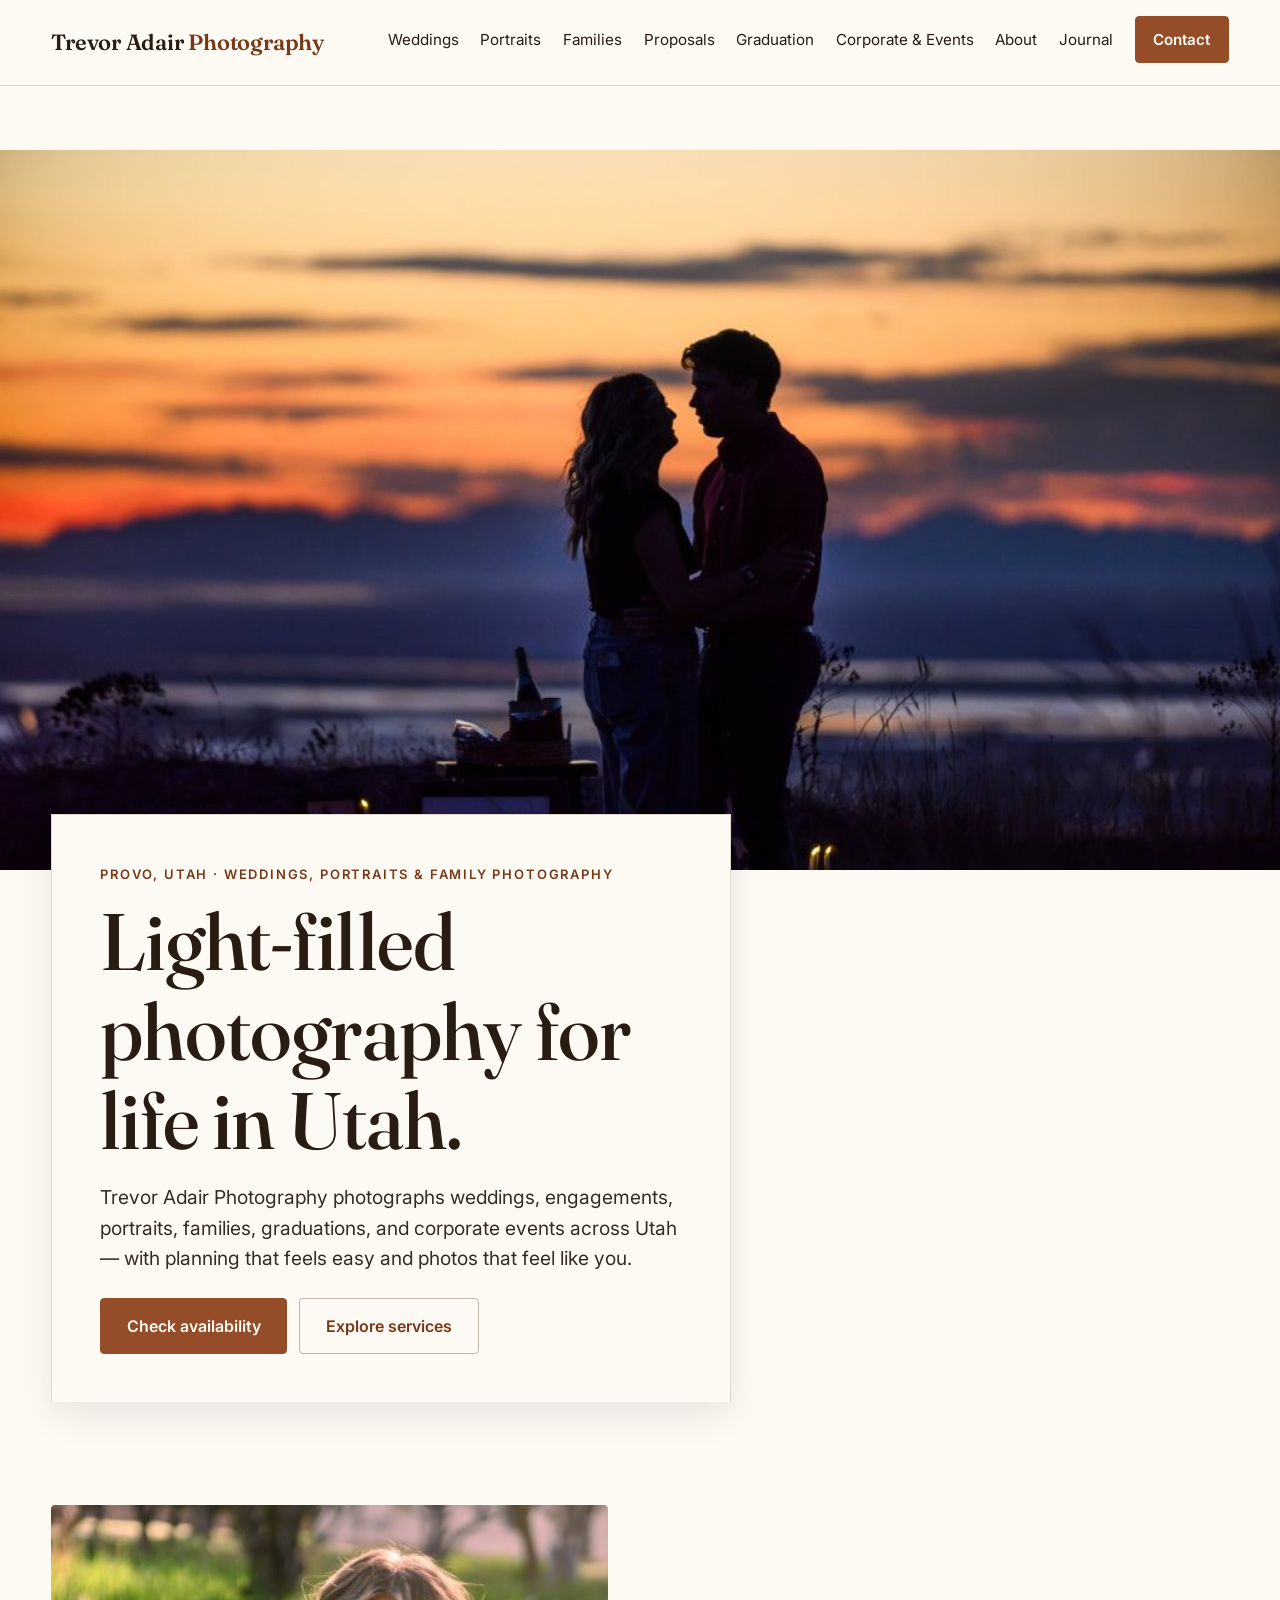
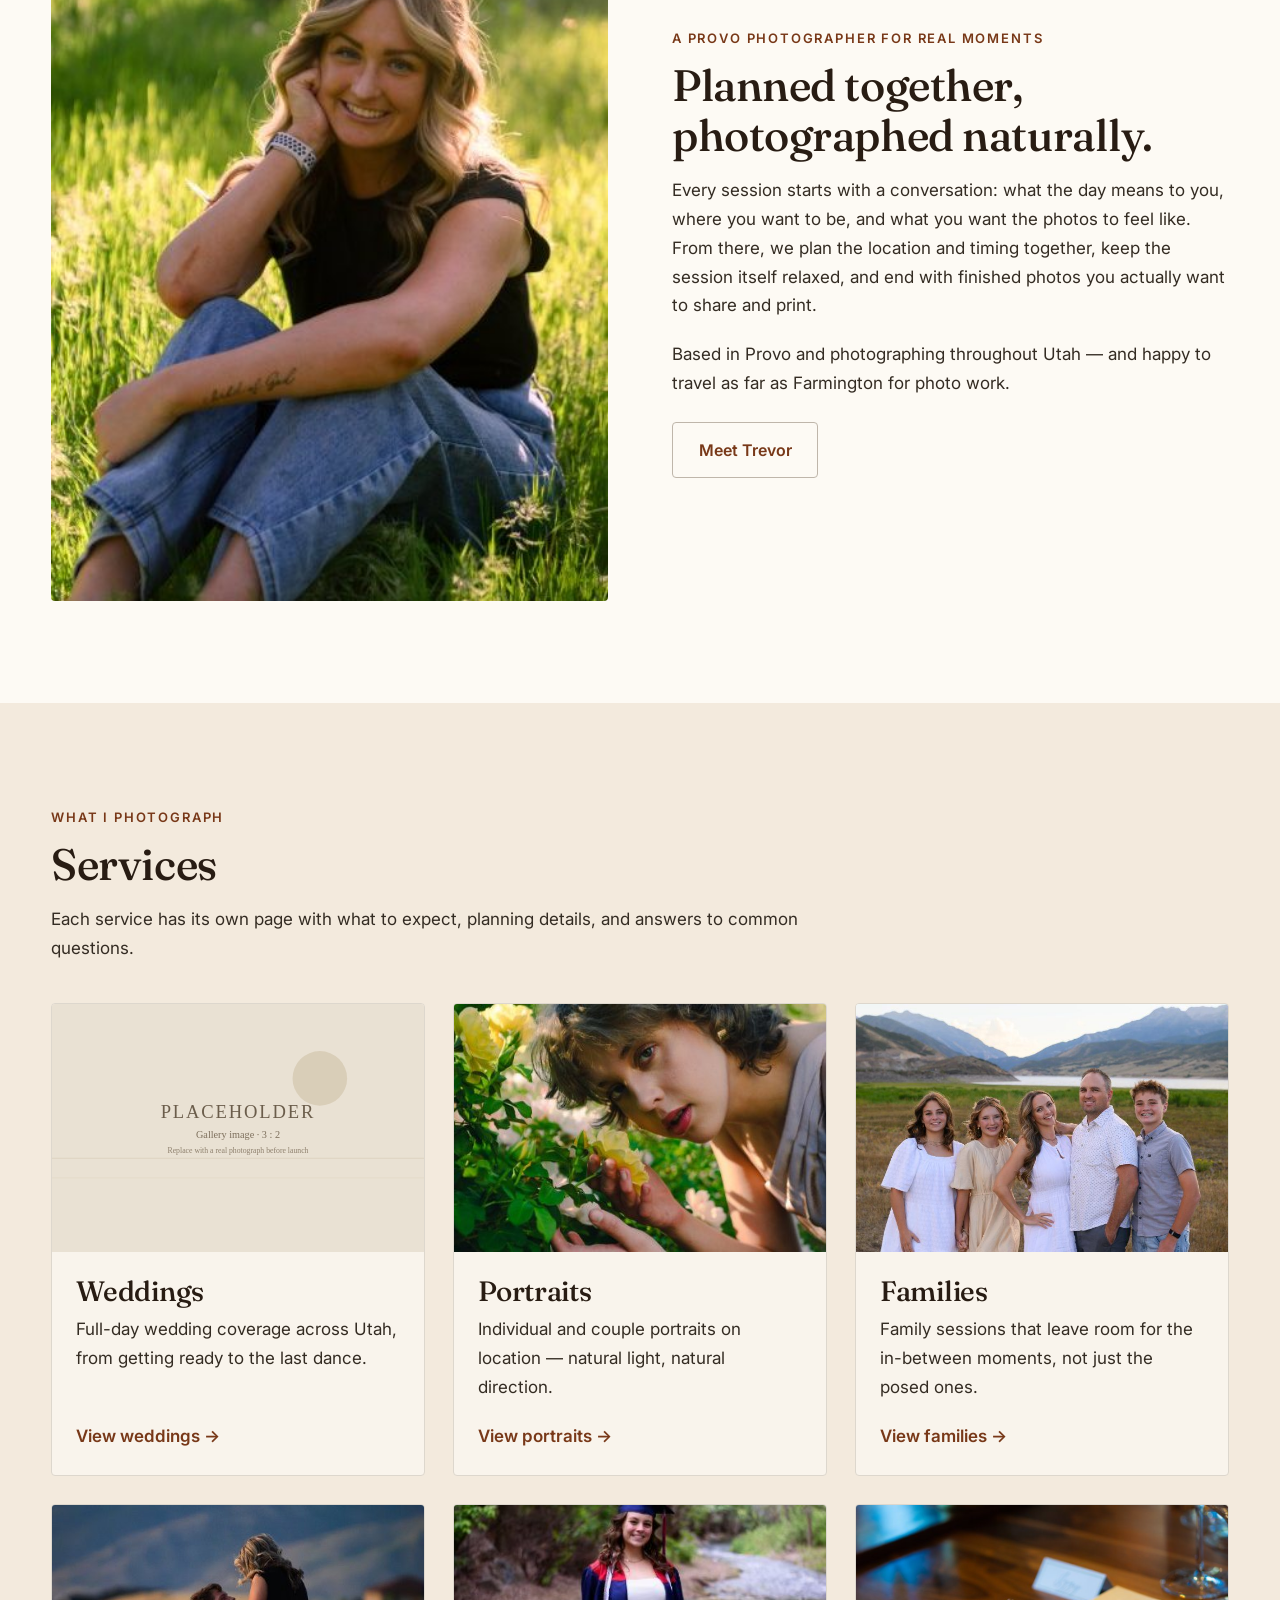
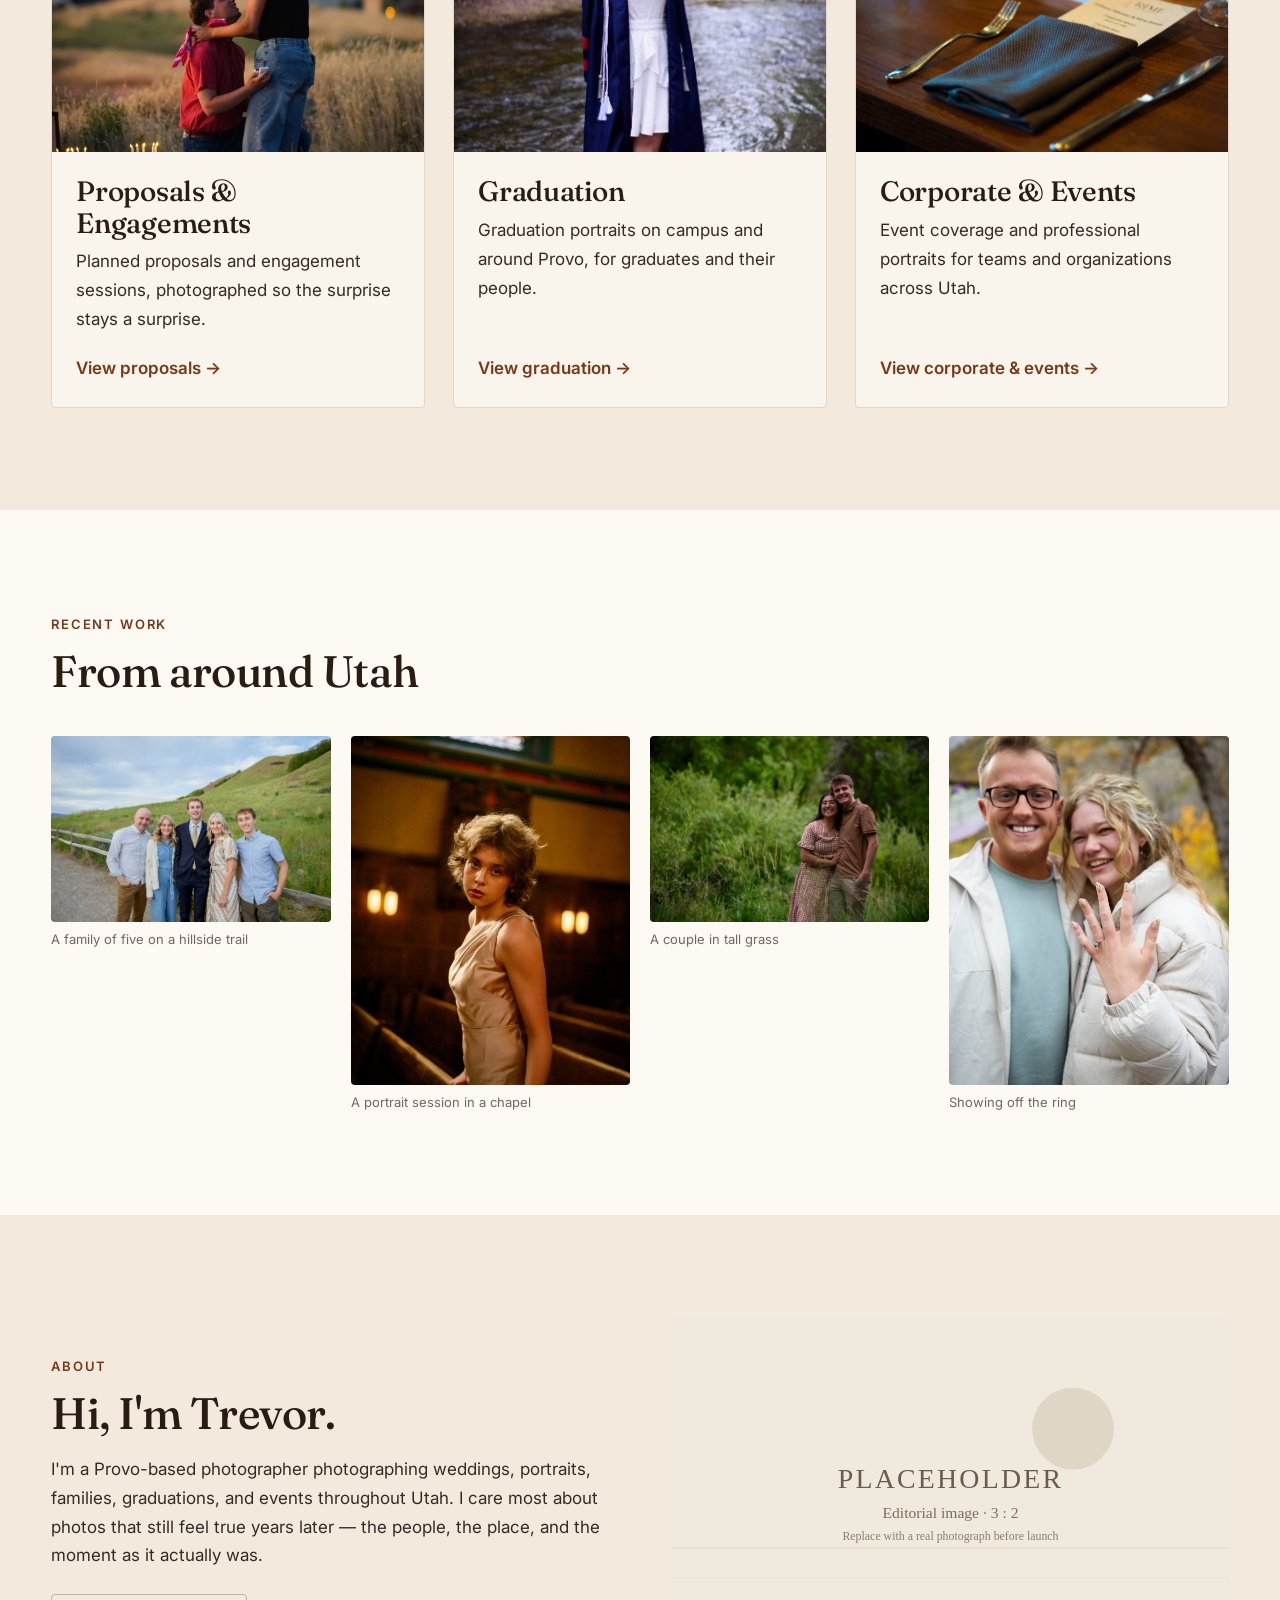
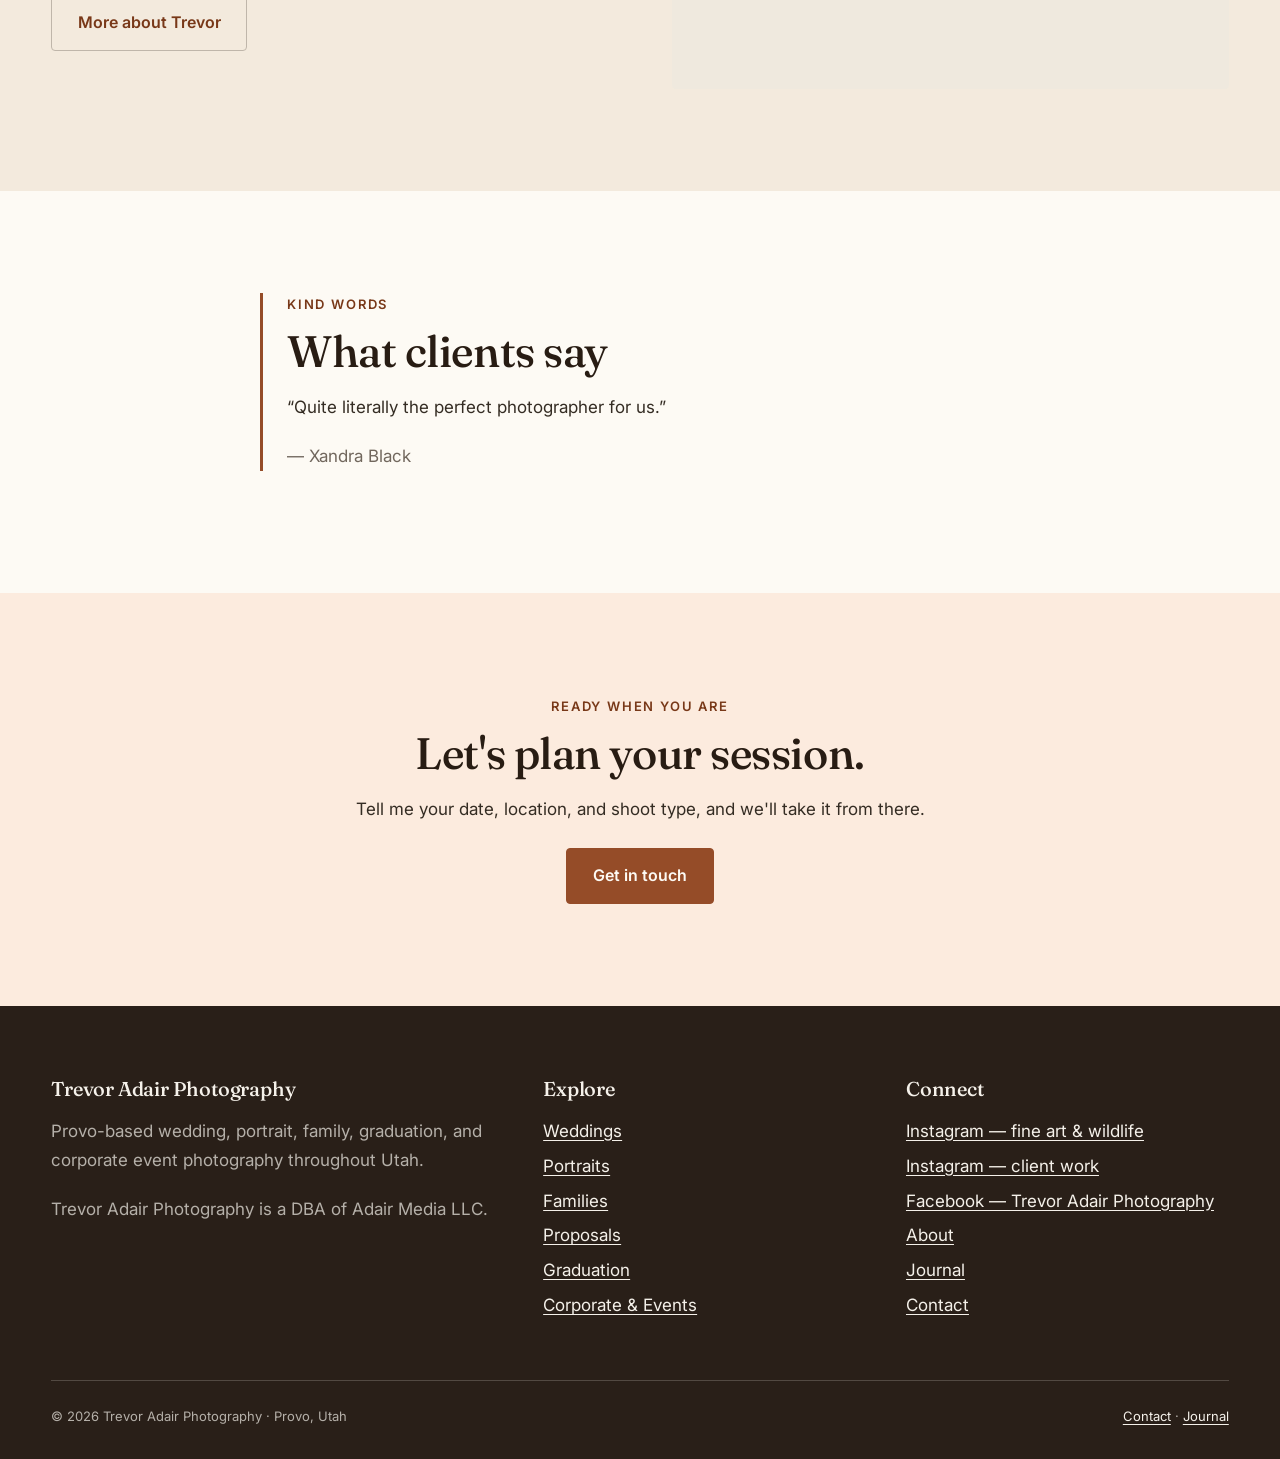
<file: index.html>
<!doctype html>
<html lang="en">
<head>
  <meta charset="utf-8">
  <meta name="viewport" content="width=device-width, initial-scale=1">
  <title>Trevor Adair Photography | Provo Wedding, Portrait &amp; Family Photographer</title>
  <meta name="description" content="Trevor Adair Photography is a Provo, Utah photographer offering weddings, engagements, portraits, family sessions, graduation photos, and corporate event photography throughout Utah.">
  <!-- TODO: planned domain trevoradairphotography.com is not yet purchased and DNS is not pointed; acquire and point DNS before launch (see README.md). -->
  <link rel="canonical" href="https://trevoradairphotography.com/">
  <link rel="icon" href="assets/favicon.svg" type="image/svg+xml">
  <link rel="preconnect" href="https://fonts.googleapis.com">
  <link rel="preconnect" href="https://fonts.gstatic.com" crossorigin>
  <link href="https://fonts.googleapis.com/css2?family=Fraunces:opsz,wght@9..144,500;9..144,600&family=Inter:wght@400;500;600&display=swap" rel="stylesheet">
  <link rel="stylesheet" href="assets/css/style.css">
  <script type="application/ld+json">
  {
    "@context": "https://schema.org",
    "@type": "Photographer",
    "name": "Trevor Adair Photography",
    "url": "https://trevoradairphotography.com/",
    "email": "trevoradair2@gmail.com",
    "telephone": "801-837-9308",
    "areaServed": { "@type": "AdministrativeArea", "name": "Utah" },
    "address": { "@type": "PostalAddress", "addressLocality": "Provo", "addressRegion": "UT", "addressCountry": "US" },
    "sameAs": [
      "https://www.instagram.com/trevoradair.portraits/",
      "https://www.facebook.com/trevoradair.portraits/"
    ]
  }
  </script>
  <script type="application/ld+json">
  {
    "@context": "https://schema.org",
    "@type": "BreadcrumbList",
    "itemListElement": [
      { "@type": "ListItem", "position": 1, "name": "Home", "item": "https://trevoradairphotography.com/" }
    ]
  }
  </script>
</head>
<body>
  <a class="skip-link" href="#main">Skip to content</a>

  <header class="site-header">
    <div class="container header-inner">
      <a class="wordmark" href="./">Trevor Adair <span>Photography</span></a>
      <button class="nav-toggle" type="button" aria-expanded="false" aria-controls="site-nav">Menu</button>
      <nav aria-label="Primary">
        <ul class="nav-list" id="site-nav">
          <li><a href="weddings/">Weddings</a></li>
          <li><a href="portraits/">Portraits</a></li>
          <li><a href="families/">Families</a></li>
          <li><a href="proposals/">Proposals</a></li>
          <li><a href="graduation/">Graduation</a></li>
          <li><a href="corporate-events/">Corporate &amp; Events</a></li>
          <li><a href="about/">About</a></li>
          <li><a href="journal/">Journal</a></li>
          <li><a class="btn" href="contact/">Contact</a></li>
        </ul>
      </nav>
    </div>
  </header>

  <main id="main">
    <!-- Hero: one strong image slot, short headline, two clear next steps. -->
    <section class="hero section section--tight">
      <div class="hero__media">
        <!-- Photo: DSC2739.jpg -->
        <img src="assets/photos/home-hero.jpg" alt="A couple silhouetted against a sunset sky over a valley, candles and framed photos arranged below" width="1056" height="594" fetchpriority="high">
      </div>
      <div class="container">
        <div class="hero__panel">
          <p class="eyebrow">Provo, Utah · Weddings, portraits &amp; family photography</p>
          <h1>Light-filled photography for life in Utah.</h1>
          <p class="lead">Trevor Adair Photography photographs weddings, engagements, portraits, families, graduations, and corporate events across Utah — with planning that feels easy and photos that feel like you.</p>
          <div class="btn-row">
            <a class="btn" href="contact/">Check availability</a>
            <a class="btn btn--outline" href="#services">Explore services</a>
          </div>
        </div>
      </div>
    </section>

    <!-- Intro: who this is for, in plain language. -->
    <section class="section">
      <div class="container split">
        <div class="split__media split__media--4x5">
          <!-- Photo: DSC5827.jpg -->
          <img src="assets/photos/home-intro.jpg" alt="A young woman sitting in tall grass, smiling at the camera" width="437" height="546" loading="lazy">
        </div>
        <div>
          <p class="eyebrow">A Provo photographer for real moments</p>
          <h2>Planned together, photographed naturally.</h2>
          <div class="prose">
            <p>Every session starts with a conversation: what the day means to you, where you want to be, and what you want the photos to feel like. From there, we plan the location and timing together, keep the session itself relaxed, and end with finished photos you actually want to share and print.</p>
            <p>Based in Provo and photographing throughout Utah — and happy to travel as far as Farmington for photo work.</p>
          </div>
          <div class="btn-row">
            <a class="btn btn--outline" href="about/">Meet Trevor</a>
          </div>
        </div>
      </div>
    </section>

    <!-- Services overview: one card per dedicated service page. -->
    <section class="section section--warm" id="services">
      <div class="container">
        <p class="eyebrow">What I photograph</p>
        <h2>Services</h2>
        <div class="prose">
          <p>Each service has its own page with what to expect, planning details, and answers to common questions.</p>
        </div>
        <div class="card-grid">
          <article class="card">
            <!-- PLACEHOLDER: replace with a real photograph before launch (see PHOTOS.md, slot home-service-weddings). -->
            <img src="assets/placeholders/gallery-3x2-a.svg" alt="Placeholder: wedding photograph" width="1200" height="800" loading="lazy">
            <div class="card__body">
              <h3><a href="weddings/">Weddings</a></h3>
              <p>Full-day wedding coverage across Utah, from getting ready to the last dance.</p>
              <a class="card__link" href="weddings/">View weddings →</a>
            </div>
          </article>
          <article class="card">
            <!-- Photo: DSC1296.jpg -->
            <img src="assets/photos/home-service-portraits.jpg" alt="A young woman in a satin gown leaning into yellow roses" width="453" height="302" loading="lazy">
            <div class="card__body">
              <h3><a href="portraits/">Portraits</a></h3>
              <p>Individual and couple portraits on location — natural light, natural direction.</p>
              <a class="card__link" href="portraits/">View portraits →</a>
            </div>
          </article>
          <article class="card">
            <!-- Photo: DSC5597.jpg -->
            <img src="assets/photos/home-service-families.jpg" alt="A family of five standing together in a grassy field with a lake and mountains behind them" width="687" height="458" loading="lazy">
            <div class="card__body">
              <h3><a href="families/">Families</a></h3>
              <p>Family sessions that leave room for the in-between moments, not just the posed ones.</p>
              <a class="card__link" href="families/">View families →</a>
            </div>
          </article>
          <article class="card">
            <!-- Photo: DSC2627.jpg -->
            <img src="assets/photos/home-service-proposals.jpg" alt="A man on one knee proposing to a woman at sunset, candles beside them" width="520" height="650" loading="lazy">
            <div class="card__body">
              <h3><a href="proposals/">Proposals &amp; Engagements</a></h3>
              <p>Planned proposals and engagement sessions, photographed so the surprise stays a surprise.</p>
              <a class="card__link" href="proposals/">View proposals →</a>
            </div>
          </article>
          <article class="card">
            <!-- Photo: DSC_8747.jpg -->
            <img src="assets/photos/home-service-graduation.jpg" alt="A graduate in cap and gown standing on a rock by a creek" width="389" height="486" loading="lazy">
            <div class="card__body">
              <h3><a href="graduation/">Graduation</a></h3>
              <p>Graduation portraits on campus and around Provo, for graduates and their people.</p>
              <a class="card__link" href="graduation/">View graduation →</a>
            </div>
          </article>
          <article class="card">
            <!-- Photo: DSC2532.jpg -->
            <img src="assets/photos/home-service-corporate.jpg" alt="A place setting with a menu card, cutlery, and a folded napkin" width="843" height="562" loading="lazy">
            <div class="card__body">
              <h3><a href="corporate-events/">Corporate &amp; Events</a></h3>
              <p>Event coverage and professional portraits for teams and organizations across Utah.</p>
              <a class="card__link" href="corporate-events/">View corporate &amp; events →</a>
            </div>
          </article>
        </div>
      </div>
    </section>

    <!-- Gallery strip: location-keyword captions, consistent aspect ratios. -->
    <section class="section">
      <div class="container">
        <p class="eyebrow">Recent work</p>
        <h2>From around Utah</h2>
        <div class="gallery">
          <figure>
            <!-- Photo: DSC0369.jpg -->
            <img class="ratio-3x2" src="assets/photos/home-gallery-1.jpg" alt="A family of five standing on a hillside trail" width="657" height="438" loading="lazy">
            <figcaption>A family of five on a hillside trail</figcaption>
          </figure>
          <figure>
            <!-- Photo: DSC1140.jpg -->
            <img class="ratio-4x5" src="assets/photos/home-gallery-2.jpg" alt="A young woman in a champagne satin gown standing between chapel pews" width="517" height="646" loading="lazy">
            <figcaption>A portrait session in a chapel</figcaption>
          </figure>
          <figure>
            <!-- Photo: DSC2877.jpg -->
            <img class="ratio-3x2" src="assets/photos/home-gallery-3.jpg" alt="A smiling couple standing together in tall grass" width="690" height="460" loading="lazy">
            <figcaption>A couple in tall grass</figcaption>
          </figure>
          <figure>
            <!-- Photo: DSC_0853.jpg -->
            <img class="ratio-4x5" src="assets/photos/home-gallery-4.jpg" alt="A newly engaged couple showing the engagement ring to the camera" width="533" height="666" loading="lazy">
            <figcaption>Showing off the ring</figcaption>
          </figure>
        </div>
      </div>
    </section>

    <!-- About teaser. -->
    <section class="section section--warm">
      <div class="container split split--flip">
        <div class="split__media split__media--3x2">
          <!-- PLACEHOLDER: replace with a real photograph before launch (see PHOTOS.md, slot home-about). -->
          <img src="assets/placeholders/editorial-3x2.svg" alt="Placeholder: photograph of Trevor Adair at work on location" width="1500" height="1000" loading="lazy">
        </div>
        <div>
          <p class="eyebrow">About</p>
          <h2>Hi, I'm Trevor.</h2>
          <div class="prose">
            <p>I'm a Provo-based photographer photographing weddings, portraits, families, graduations, and events throughout Utah. I care most about photos that still feel true years later — the people, the place, and the moment as it actually was.</p>
          </div>
          <div class="btn-row">
            <a class="btn btn--outline" href="about/">More about Trevor</a>
          </div>
        </div>
      </div>
    </section>

    <!-- Testimonials: placeholder quote below — replace with a real permitted testimonial before launch. -->
    <section class="section">
      <div class="container">
        <div class="kind-words">
          <p class="eyebrow">Kind words</p>
          <h2>What clients say</h2>
          <!-- PLACEHOLDER TESTIMONIAL: replace with a real permitted testimonial before launch. -->
          <p>“Quite literally the perfect photographer for us.”</p>
          <p class="muted">— Xandra Black</p>
        </div>
      </div>
    </section>

    <!-- CTA. -->
    <section class="section section--soft cta-band">
      <div class="container">
        <p class="eyebrow">Ready when you are</p>
        <h2>Let's plan your session.</h2>
        <div class="prose">
          <p>Tell me your date, location, and shoot type, and we'll take it from there.</p>
        </div>
        <div class="btn-row" style="justify-content: center;">
          <a class="btn" href="contact/">Get in touch</a>
        </div>
      </div>
    </section>
  </main>

  <footer class="site-footer">
    <div class="container">
      <div class="footer-grid">
        <div>
          <h3>Trevor Adair Photography</h3>
          <p>Provo-based wedding, portrait, family, graduation, and corporate event photography throughout Utah.</p>
          <p>Trevor Adair Photography is a DBA of Adair Media LLC.</p>
        </div>
        <div>
          <h3>Explore</h3>
          <ul>
            <li><a href="weddings/">Weddings</a></li>
            <li><a href="portraits/">Portraits</a></li>
            <li><a href="families/">Families</a></li>
            <li><a href="proposals/">Proposals</a></li>
            <li><a href="graduation/">Graduation</a></li>
            <li><a href="corporate-events/">Corporate &amp; Events</a></li>
          </ul>
        </div>
        <div>
          <h3>Connect</h3>
          <ul>
            <li><a href="https://www.instagram.com/trevoradair.photography/">Instagram — fine art &amp; wildlife</a></li>
            <li><a href="https://www.instagram.com/trevoradair.portraits/">Instagram — client work</a></li>
            <li><a href="https://www.facebook.com/trevoradair.portraits/">Facebook — Trevor Adair Photography</a></li>
            <li><a href="about/">About</a></li>
            <li><a href="journal/">Journal</a></li>
            <li><a href="contact/">Contact</a></li>
          </ul>
        </div>
      </div>
      <div class="footer-bottom">
        <span>© <span data-year>2026</span> Trevor Adair Photography · Provo, Utah</span>
        <span><a href="contact/">Contact</a> · <a href="journal/">Journal</a></span>
      </div>
    </div>
  </footer>

  <script src="assets/js/main.js" defer></script>
</body>
</html>
</file>
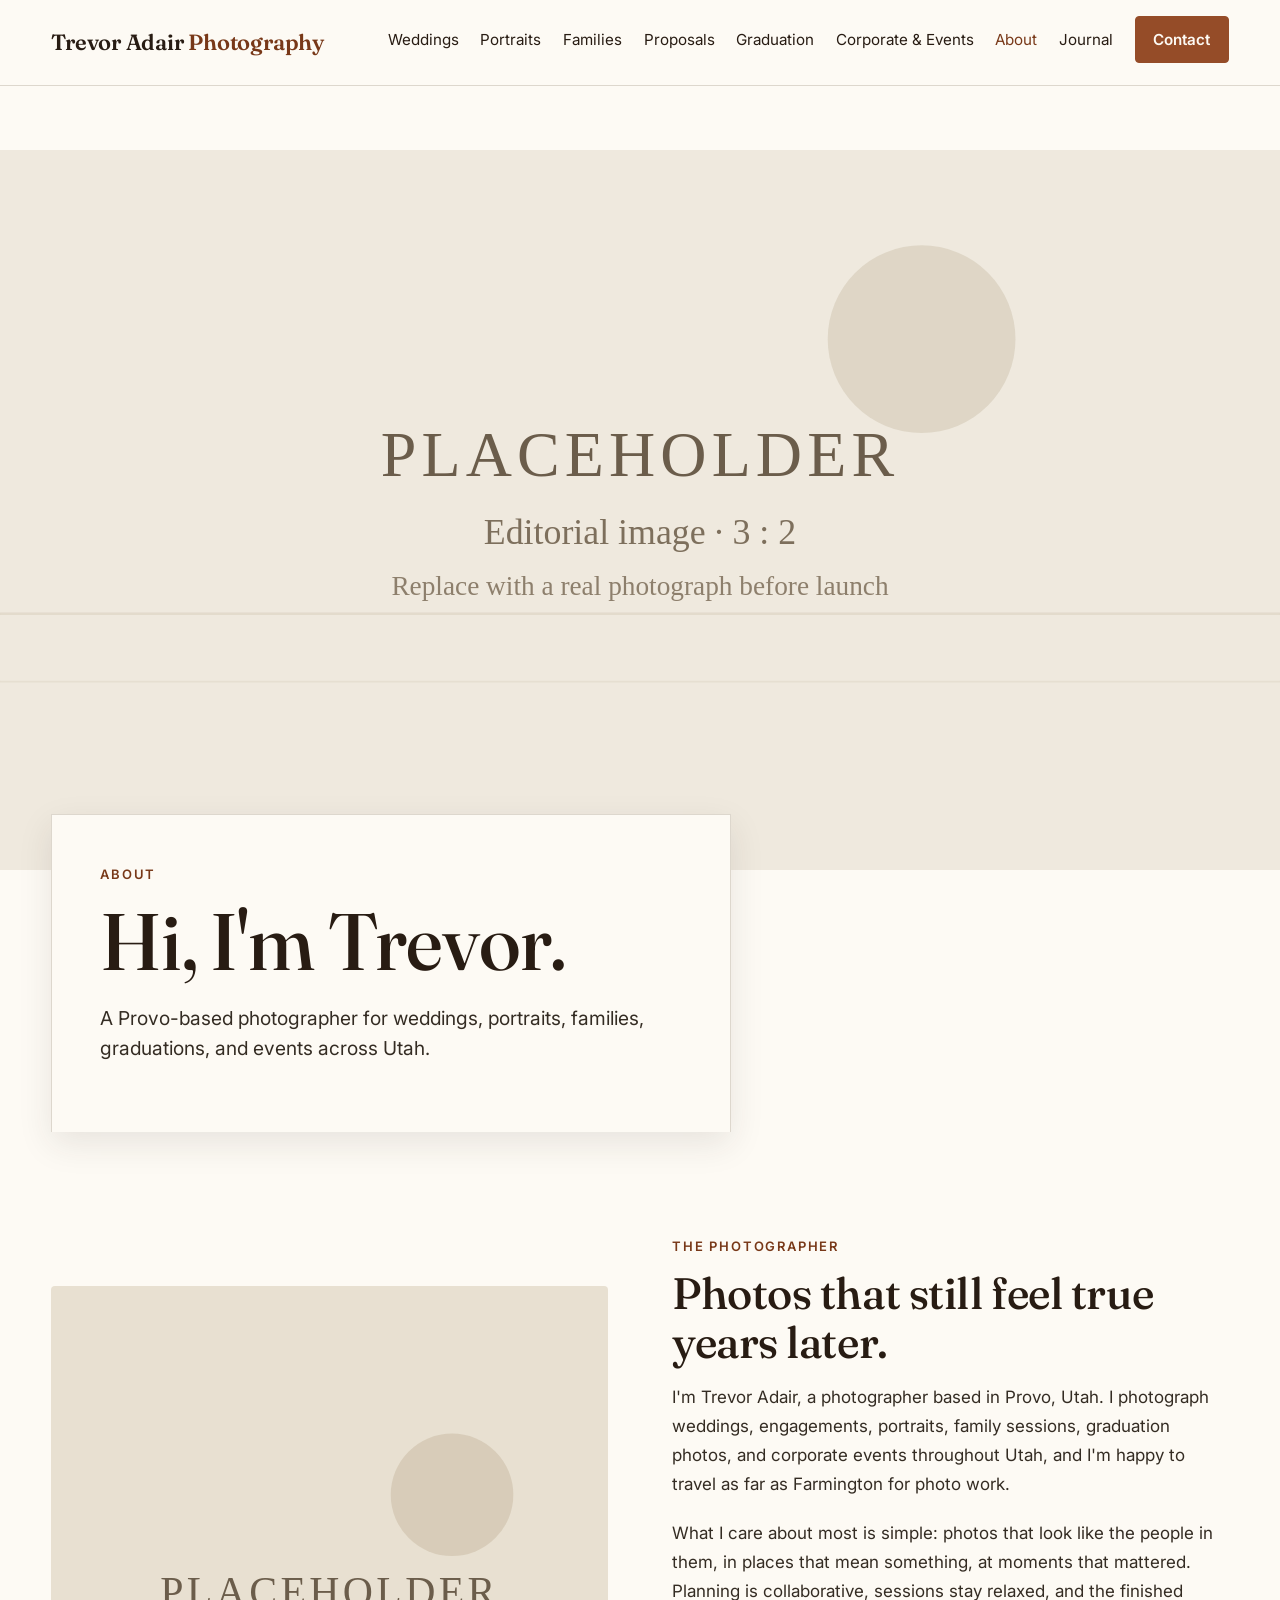
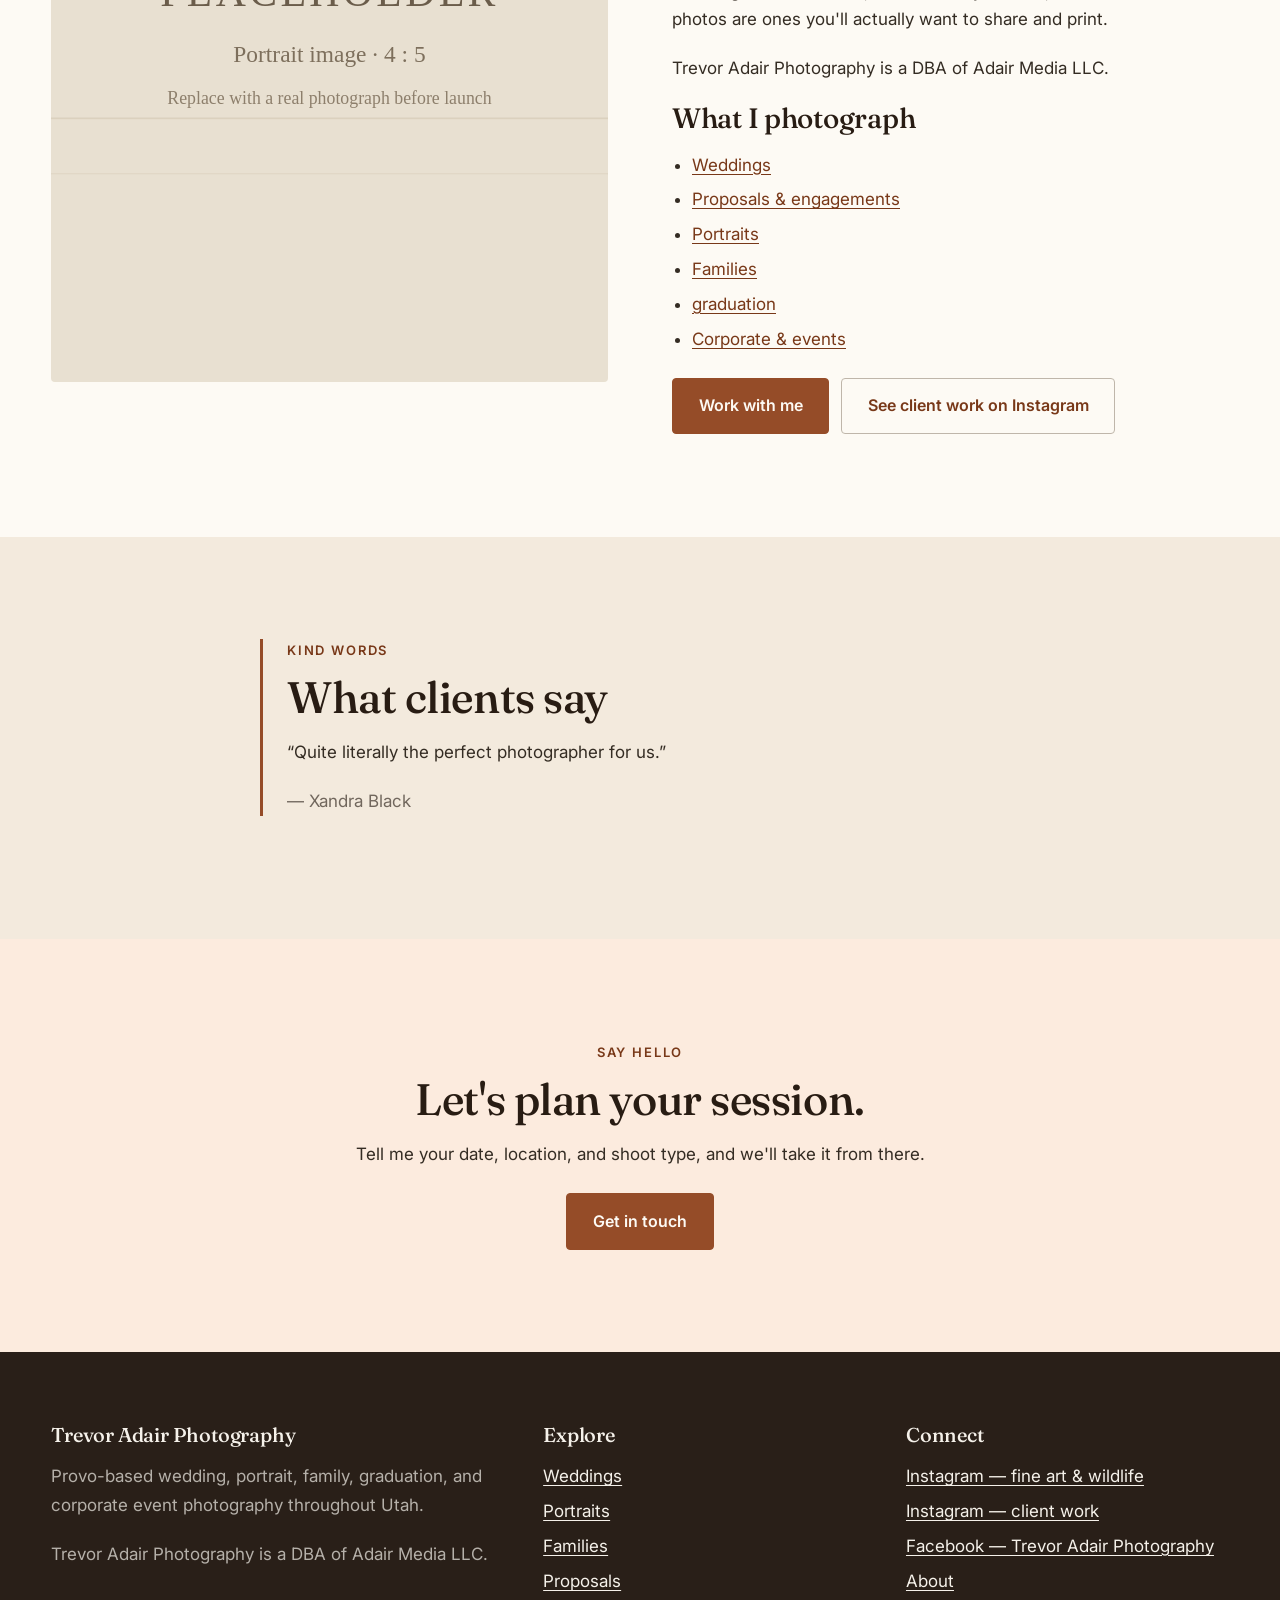
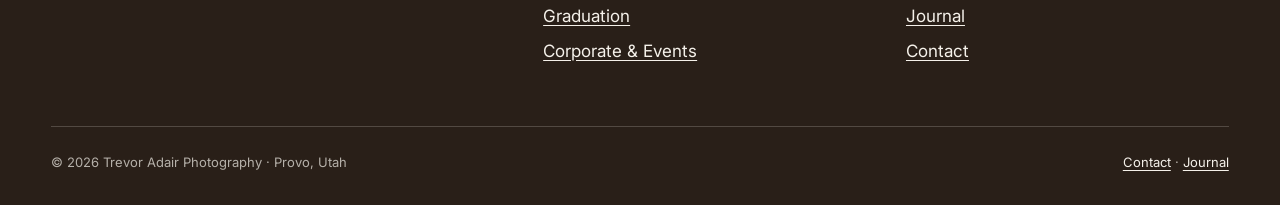
<file: about/index.html>
<!doctype html>
<html lang="en">
<head>
  <meta charset="utf-8">
  <meta name="viewport" content="width=device-width, initial-scale=1">
  <title>About Trevor Adair | Provo, Utah Photographer</title>
  <meta name="description" content="Trevor Adair Photography is a Provo, Utah photographer offering weddings, engagements, portraits, family sessions, graduation photos, and corporate event photography throughout Utah.">
  <!-- TODO: planned domain trevoradairphotography.com is not yet purchased and DNS is not pointed; acquire and point DNS before launch (see README.md). -->
  <link rel="canonical" href="https://trevoradairphotography.com/about/">
  <link rel="icon" href="../assets/favicon.svg" type="image/svg+xml">
  <link rel="preconnect" href="https://fonts.googleapis.com">
  <link rel="preconnect" href="https://fonts.gstatic.com" crossorigin>
  <link href="https://fonts.googleapis.com/css2?family=Fraunces:opsz,wght@9..144,500;9..144,600&family=Inter:wght@400;500;600&display=swap" rel="stylesheet">
  <link rel="stylesheet" href="../assets/css/style.css">
  <script type="application/ld+json">
  {
    "@context": "https://schema.org",
    "@type": "Photographer",
    "name": "Trevor Adair Photography",
    "url": "https://trevoradairphotography.com/about/",
    "email": "trevoradair2@gmail.com",
    "telephone": "801-837-9308",
    "areaServed": { "@type": "AdministrativeArea", "name": "Utah" },
    "address": { "@type": "PostalAddress", "addressLocality": "Provo", "addressRegion": "UT", "addressCountry": "US" },
    "sameAs": [
      "https://www.instagram.com/trevoradair.portraits/",
      "https://www.facebook.com/trevoradair.portraits/"
    ]
  }
  </script>
  <script type="application/ld+json">
  {
    "@context": "https://schema.org",
    "@type": "BreadcrumbList",
    "itemListElement": [
      { "@type": "ListItem", "position": 1, "name": "Home", "item": "https://trevoradairphotography.com/" },
      { "@type": "ListItem", "position": 2, "name": "About", "item": "https://trevoradairphotography.com/about/" }
    ]
  }
  </script>
</head>
<body>
  <a class="skip-link" href="#main">Skip to content</a>

  <header class="site-header">
    <div class="container header-inner">
      <a class="wordmark" href="../">Trevor Adair <span>Photography</span></a>
      <button class="nav-toggle" type="button" aria-expanded="false" aria-controls="site-nav">Menu</button>
      <nav aria-label="Primary">
        <ul class="nav-list" id="site-nav">
          <li><a href="../weddings/">Weddings</a></li>
          <li><a href="../portraits/">Portraits</a></li>
          <li><a href="../families/">Families</a></li>
          <li><a href="../proposals/">Proposals</a></li>
          <li><a href="../graduation/">Graduation</a></li>
          <li><a href="../corporate-events/">Corporate &amp; Events</a></li>
          <li><a href="../about/" aria-current="page">About</a></li>
          <li><a href="../journal/">Journal</a></li>
          <li><a class="btn" href="../contact/">Contact</a></li>
        </ul>
      </nav>
    </div>
  </header>

  <main id="main">
    <section class="hero section section--tight">
      <div class="hero__media">
        <!-- PLACEHOLDER: replace with a real photograph before launch (see PHOTOS.md, slot about-hero). -->
        <img src="../assets/placeholders/editorial-3x2.svg" alt="Placeholder: wide photograph of Trevor Adair at work on location" width="1500" height="1000" fetchpriority="high">
      </div>
      <div class="container">
        <div class="hero__panel">
          <p class="eyebrow">About</p>
          <h1>Hi, I'm Trevor.</h1>
          <p class="lead">A Provo-based photographer for weddings, portraits, families, graduations, and events across Utah.</p>
        </div>
      </div>
    </section>

    <section class="section">
      <div class="container split">
        <div class="split__media split__media--4x5">
          <!-- PLACEHOLDER: replace with a real photograph before launch (see PHOTOS.md, slot about-portrait). -->
          <img src="../assets/placeholders/about-4x5.svg" alt="Placeholder: portrait photograph of Trevor Adair" width="1000" height="1250" loading="lazy">
        </div>
        <div>
          <p class="eyebrow">The photographer</p>
          <h2>Photos that still feel true years later.</h2>
          <div class="prose">
            <p>I'm Trevor Adair, a photographer based in Provo, Utah. I photograph weddings, engagements, portraits, family sessions, graduation photos, and corporate events throughout Utah, and I'm happy to travel as far as Farmington for photo work.</p>
            <p>What I care about most is simple: photos that look like the people in them, in places that mean something, at moments that mattered. Planning is collaborative, sessions stay relaxed, and the finished photos are ones you'll actually want to share and print.</p>
            <!-- TODO: add Trevor's personal bio here before launch — background, how he started, what he loves shooting, and anything personal he wants clients to know. Nothing here should be invented. -->
            <p>Trevor Adair Photography is a DBA of Adair Media LLC.</p>
          </div>
          <h3>What I photograph</h3>
          <ul>
            <li><a href="../weddings/">Weddings</a></li>
            <li><a href="../proposals/">Proposals &amp; engagements</a></li>
            <li><a href="../portraits/">Portraits</a></li>
            <li><a href="../families/">Families</a></li>
            <li><a href="../graduation/">graduation</a></li>
            <li><a href="../corporate-events/">Corporate &amp; events</a></li>
          </ul>
          <div class="btn-row">
            <a class="btn" href="../contact/">Work with me</a>
            <a class="btn btn--outline" href="https://www.instagram.com/trevoradair.portraits/">See client work on Instagram</a>
          </div>
        </div>
      </div>
    </section>

    <!-- Testimonials: placeholder quote below — replace with a real permitted testimonial before launch. -->
    <section class="section section--warm">
      <div class="container">
        <div class="kind-words">
          <p class="eyebrow">Kind words</p>
          <h2>What clients say</h2>
          <!-- PLACEHOLDER TESTIMONIAL: replace with a real permitted testimonial before launch. -->
          <p>“Quite literally the perfect photographer for us.”</p>
          <p class="muted">— Xandra Black</p>
        </div>
      </div>
    </section>

    <section class="section section--soft cta-band">
      <div class="container">
        <p class="eyebrow">Say hello</p>
        <h2>Let's plan your session.</h2>
        <div class="prose">
          <p>Tell me your date, location, and shoot type, and we'll take it from there.</p>
        </div>
        <div class="btn-row" style="justify-content: center;">
          <a class="btn" href="../contact/">Get in touch</a>
        </div>
      </div>
    </section>
  </main>

  <footer class="site-footer">
    <div class="container">
      <div class="footer-grid">
        <div>
          <h3>Trevor Adair Photography</h3>
          <p>Provo-based wedding, portrait, family, graduation, and corporate event photography throughout Utah.</p>
          <p>Trevor Adair Photography is a DBA of Adair Media LLC.</p>
        </div>
        <div>
          <h3>Explore</h3>
          <ul>
            <li><a href="../weddings/">Weddings</a></li>
            <li><a href="../portraits/">Portraits</a></li>
            <li><a href="../families/">Families</a></li>
            <li><a href="../proposals/">Proposals</a></li>
            <li><a href="../graduation/">Graduation</a></li>
            <li><a href="../corporate-events/">Corporate &amp; Events</a></li>
          </ul>
        </div>
        <div>
          <h3>Connect</h3>
          <ul>
            <li><a href="https://www.instagram.com/trevoradair.photography/">Instagram — fine art &amp; wildlife</a></li>
            <li><a href="https://www.instagram.com/trevoradair.portraits/">Instagram — client work</a></li>
            <li><a href="https://www.facebook.com/trevoradair.portraits/">Facebook — Trevor Adair Photography</a></li>
            <li><a href="../about/">About</a></li>
            <li><a href="../journal/">Journal</a></li>
            <li><a href="../contact/">Contact</a></li>
          </ul>
        </div>
      </div>
      <div class="footer-bottom">
        <span>© <span data-year>2026</span> Trevor Adair Photography · Provo, Utah</span>
        <span><a href="../contact/">Contact</a> · <a href="../journal/">Journal</a></span>
      </div>
    </div>
  </footer>

  <script src="../assets/js/main.js" defer></script>
</body>
</html>
</file>
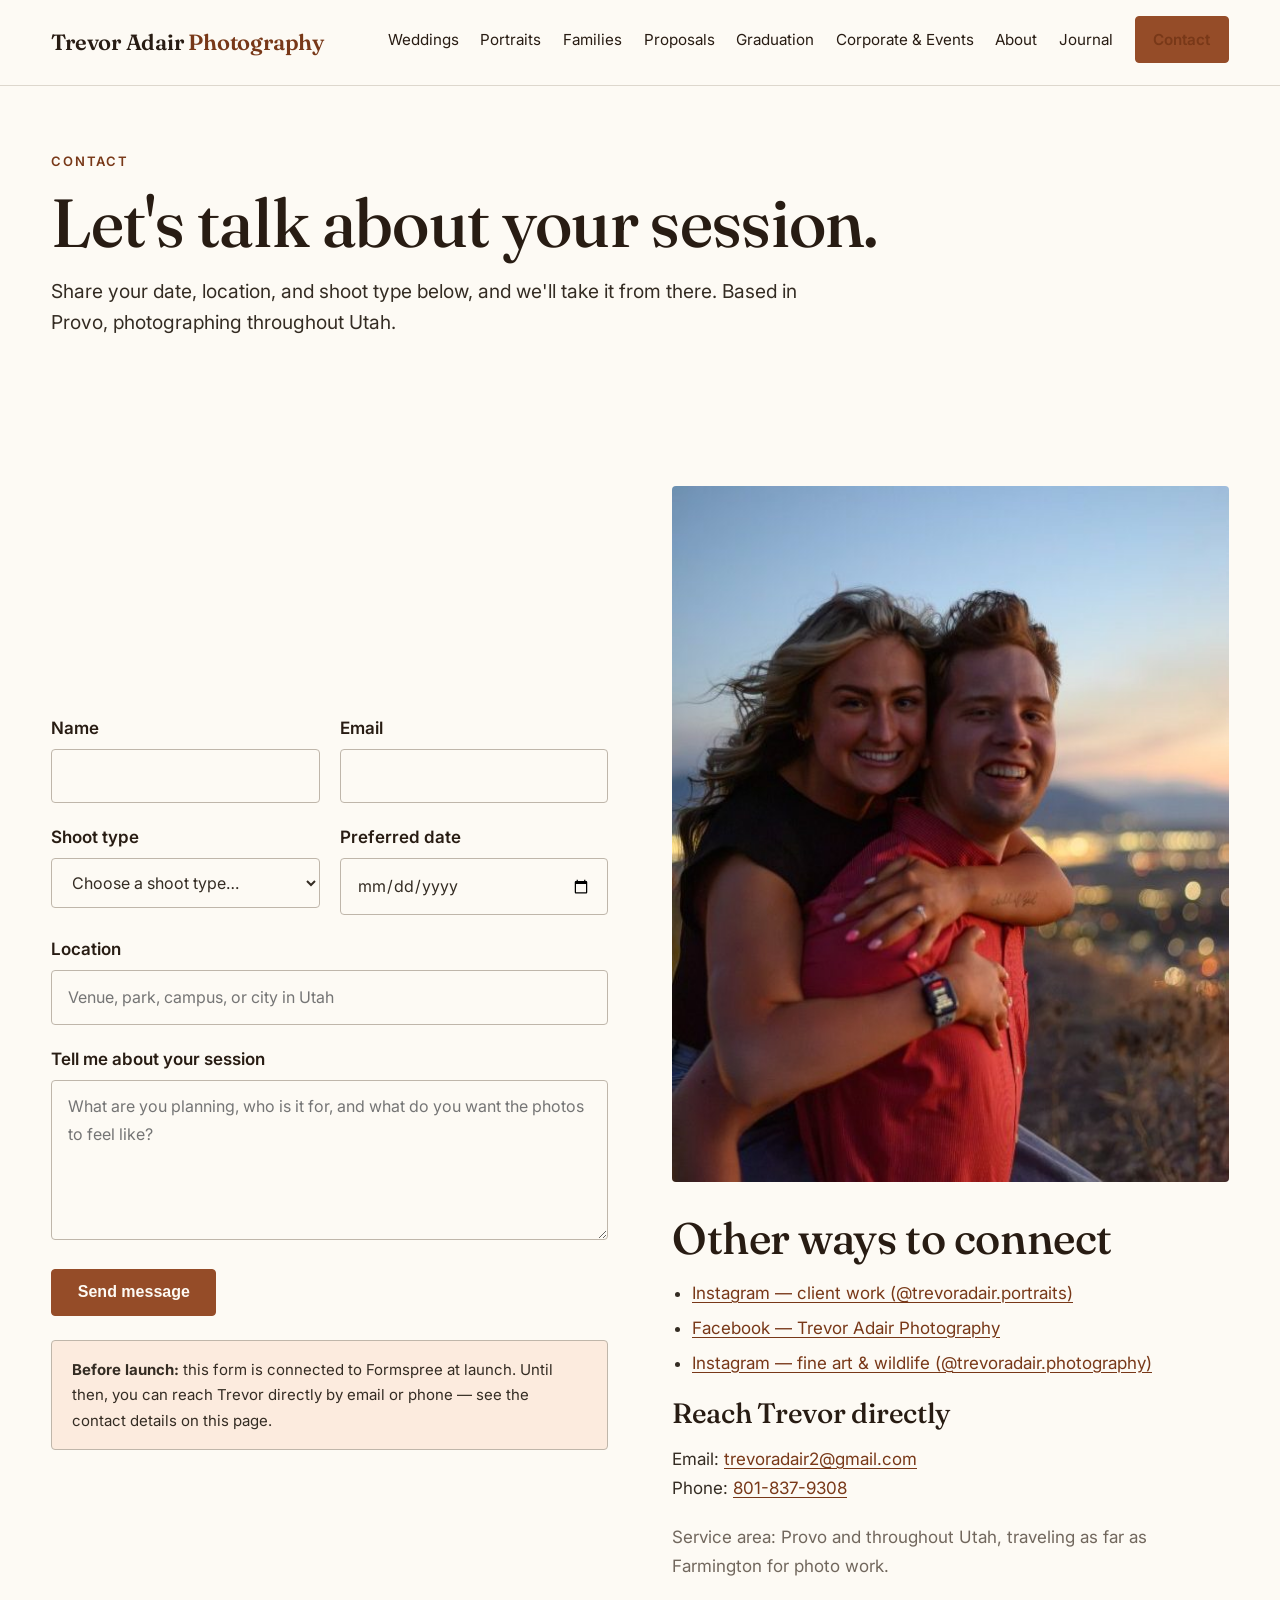
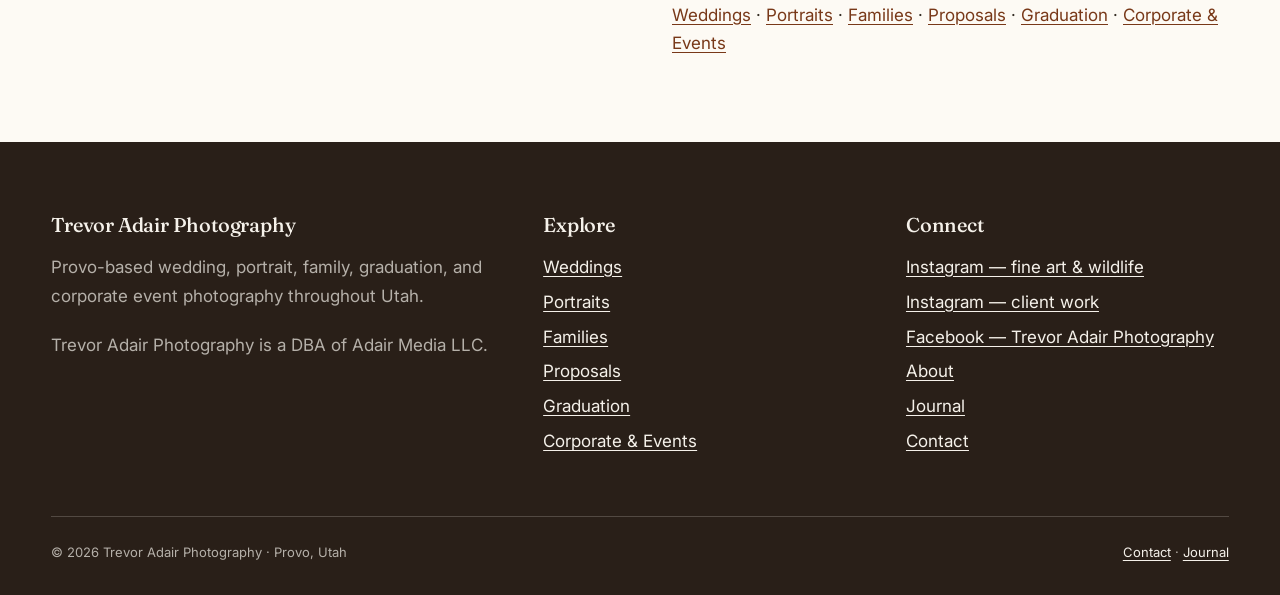
<file: contact/index.html>
<!doctype html>
<html lang="en">
<head>
  <meta charset="utf-8">
  <meta name="viewport" content="width=device-width, initial-scale=1">
  <title>Contact Trevor Adair Photography | Provo, Utah</title>
  <meta name="description" content="Contact Trevor Adair Photography in Provo, Utah — share your date, location, and shoot type for weddings, portraits, families, graduation, or corporate event photography.">
  <!-- TODO: planned domain trevoradairphotography.com is not yet purchased and DNS is not pointed; acquire and point DNS before launch (see README.md). -->
  <link rel="canonical" href="https://trevoradairphotography.com/contact/">
  <link rel="icon" href="../assets/favicon.svg" type="image/svg+xml">
  <link rel="preconnect" href="https://fonts.googleapis.com">
  <link rel="preconnect" href="https://fonts.gstatic.com" crossorigin>
  <link href="https://fonts.googleapis.com/css2?family=Fraunces:opsz,wght@9..144,500;9..144,600&family=Inter:wght@400;500;600&display=swap" rel="stylesheet">
  <link rel="stylesheet" href="../assets/css/style.css">
  <script type="application/ld+json">
  {
    "@context": "https://schema.org",
    "@type": "Photographer",
    "name": "Trevor Adair Photography",
    "url": "https://trevoradairphotography.com/contact/",
    "email": "trevoradair2@gmail.com",
    "telephone": "801-837-9308",
    "areaServed": { "@type": "AdministrativeArea", "name": "Utah" },
    "address": { "@type": "PostalAddress", "addressLocality": "Provo", "addressRegion": "UT", "addressCountry": "US" },
    "sameAs": [
      "https://www.instagram.com/trevoradair.portraits/",
      "https://www.facebook.com/trevoradair.portraits/"
    ]
  }
  </script>
  <script type="application/ld+json">
  {
    "@context": "https://schema.org",
    "@type": "BreadcrumbList",
    "itemListElement": [
      { "@type": "ListItem", "position": 1, "name": "Home", "item": "https://trevoradairphotography.com/" },
      { "@type": "ListItem", "position": 2, "name": "Contact", "item": "https://trevoradairphotography.com/contact/" }
    ]
  }
  </script>
</head>
<body>
  <a class="skip-link" href="#main">Skip to content</a>

  <header class="site-header">
    <div class="container header-inner">
      <a class="wordmark" href="../">Trevor Adair <span>Photography</span></a>
      <button class="nav-toggle" type="button" aria-expanded="false" aria-controls="site-nav">Menu</button>
      <nav aria-label="Primary">
        <ul class="nav-list" id="site-nav">
          <li><a href="../weddings/">Weddings</a></li>
          <li><a href="../portraits/">Portraits</a></li>
          <li><a href="../families/">Families</a></li>
          <li><a href="../proposals/">Proposals</a></li>
          <li><a href="../graduation/">Graduation</a></li>
          <li><a href="../corporate-events/">Corporate &amp; Events</a></li>
          <li><a href="../about/">About</a></li>
          <li><a href="../journal/">Journal</a></li>
          <li><a class="btn" href="../contact/" aria-current="page">Contact</a></li>
        </ul>
      </nav>
    </div>
  </header>

  <main id="main">
    <section class="section section--tight">
      <div class="container">
        <p class="eyebrow">Contact</p>
        <h1>Let's talk about your session.</h1>
        <div class="prose">
          <p class="lead">Share your date, location, and shoot type below, and we'll take it from there. Based in Provo, photographing throughout Utah.</p>
        </div>
      </div>
    </section>

    <section class="section section--tight">
      <div class="container split">
        <div>
          <!-- TODO: set the form action to the real Formspree endpoint before launch (see README.md). The form does not send anywhere until then. -->
          <form class="form-grid" action="https://formspree.io/f/YOUR_FORM_ID" method="POST">
            <div class="field">
              <label for="name">Name</label>
              <input id="name" name="name" type="text" autocomplete="name" required>
            </div>
            <div class="field">
              <label for="email">Email</label>
              <input id="email" name="email" type="email" autocomplete="email" required>
            </div>
            <div class="field">
              <label for="shoot-type">Shoot type</label>
              <select id="shoot-type" name="shoot-type" required>
                <option value="">Choose a shoot type…</option>
                <option value="wedding">Wedding</option>
                <option value="proposal">Proposal / Engagement</option>
                <option value="portrait">Portrait</option>
                <option value="family">Family</option>
                <option value="graduation">Graduation</option>
                <option value="corporate-event">Corporate / Event</option>
                <option value="other">Something else</option>
              </select>
            </div>
            <div class="field">
              <label for="date">Preferred date</label>
              <input id="date" name="date" type="date">
            </div>
            <div class="field field--full">
              <label for="location">Location</label>
              <input id="location" name="location" type="text" placeholder="Venue, park, campus, or city in Utah" autocomplete="off">
            </div>
            <div class="field field--full">
              <label for="message">Tell me about your session</label>
              <textarea id="message" name="message" placeholder="What are you planning, who is it for, and what do you want the photos to feel like?" required></textarea>
            </div>
            <div class="field field--full">
              <button class="btn" type="submit">Send message</button>
            </div>
          </form>
          <div class="form-note" style="margin-top: 1.5rem;">
            <strong>Before launch:</strong> this form is connected to Formspree at launch. Until then, you can reach Trevor directly by email or phone — see the contact details on this page.
          </div>
        </div>
        <div>
          <div class="split__media split__media--4x5">
            <!-- Photo: DSC2805.jpg -->
            <img src="../assets/photos/contact-image.jpg" alt="A woman giving a man a piggyback ride at dusk, both smiling" width="563" height="703" loading="lazy">
          </div>
          <h2 style="margin-top: 2rem;">Other ways to connect</h2>
          <ul>
            <li><a href="https://www.instagram.com/trevoradair.portraits/">Instagram — client work (@trevoradair.portraits)</a></li>
            <li><a href="https://www.facebook.com/trevoradair.portraits/">Facebook — Trevor Adair Photography</a></li>
            <li><a href="https://www.instagram.com/trevoradair.photography/">Instagram — fine art &amp; wildlife (@trevoradair.photography)</a></li>
          </ul>
          <h3>Reach Trevor directly</h3>
          <p>Email: <a href="mailto:trevoradair2@gmail.com">trevoradair2@gmail.com</a><br>Phone: <a href="tel:801-837-9308">801-837-9308</a></p>
          <p class="muted">Service area: Provo and throughout Utah, traveling as far as Farmington for photo work.</p>
          <p><a href="../weddings/">Weddings</a> · <a href="../portraits/">Portraits</a> · <a href="../families/">Families</a> · <a href="../proposals/">Proposals</a> · <a href="../graduation/">Graduation</a> · <a href="../corporate-events/">Corporate &amp; Events</a></p>
        </div>
      </div>
    </section>
  </main>

  <footer class="site-footer">
    <div class="container">
      <div class="footer-grid">
        <div>
          <h3>Trevor Adair Photography</h3>
          <p>Provo-based wedding, portrait, family, graduation, and corporate event photography throughout Utah.</p>
          <p>Trevor Adair Photography is a DBA of Adair Media LLC.</p>
        </div>
        <div>
          <h3>Explore</h3>
          <ul>
            <li><a href="../weddings/">Weddings</a></li>
            <li><a href="../portraits/">Portraits</a></li>
            <li><a href="../families/">Families</a></li>
            <li><a href="../proposals/">Proposals</a></li>
            <li><a href="../graduation/">Graduation</a></li>
            <li><a href="../corporate-events/">Corporate &amp; Events</a></li>
          </ul>
        </div>
        <div>
          <h3>Connect</h3>
          <ul>
            <li><a href="https://www.instagram.com/trevoradair.photography/">Instagram — fine art &amp; wildlife</a></li>
            <li><a href="https://www.instagram.com/trevoradair.portraits/">Instagram — client work</a></li>
            <li><a href="https://www.facebook.com/trevoradair.portraits/">Facebook — Trevor Adair Photography</a></li>
            <li><a href="../about/">About</a></li>
            <li><a href="../journal/">Journal</a></li>
            <li><a href="../contact/">Contact</a></li>
          </ul>
        </div>
      </div>
      <div class="footer-bottom">
        <span>© <span data-year>2026</span> Trevor Adair Photography · Provo, Utah</span>
        <span><a href="../contact/">Contact</a> · <a href="../journal/">Journal</a></span>
      </div>
    </div>
  </footer>

  <script src="../assets/js/main.js" defer></script>
</body>
</html>
</file>
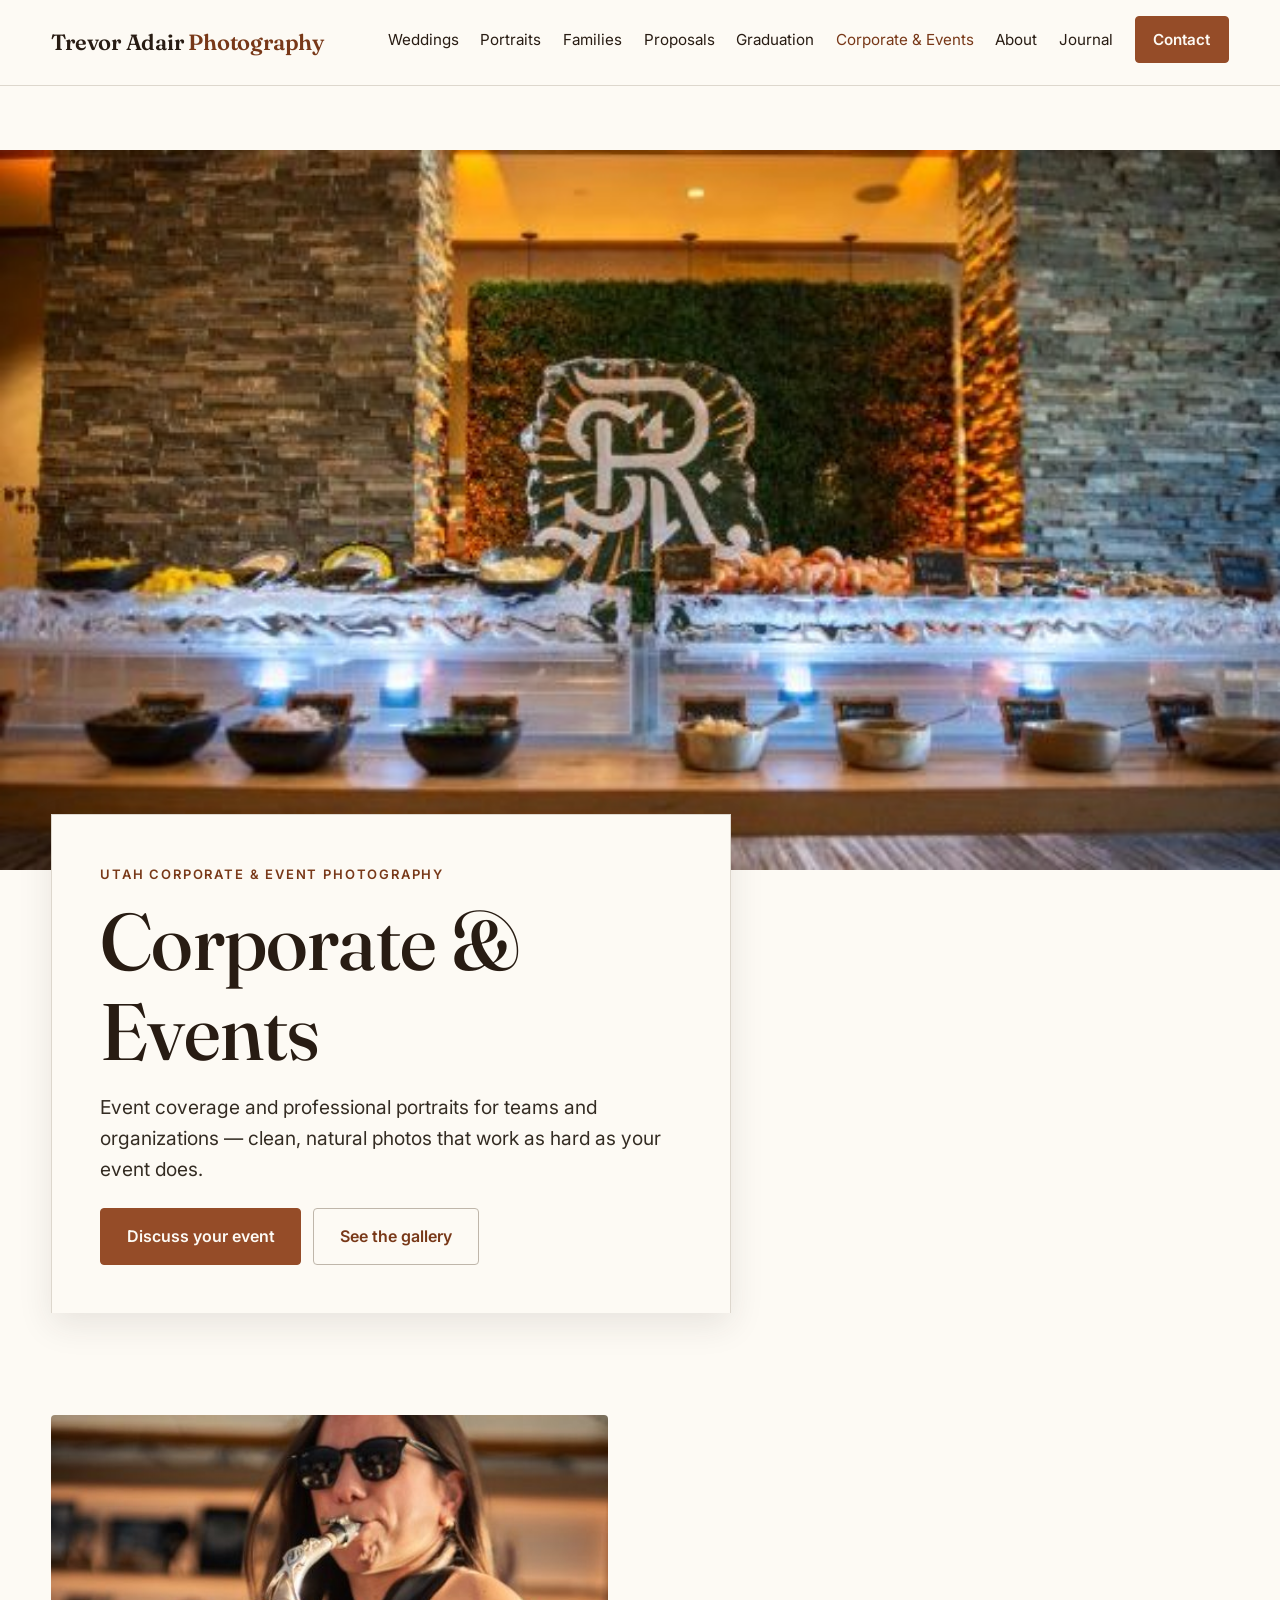
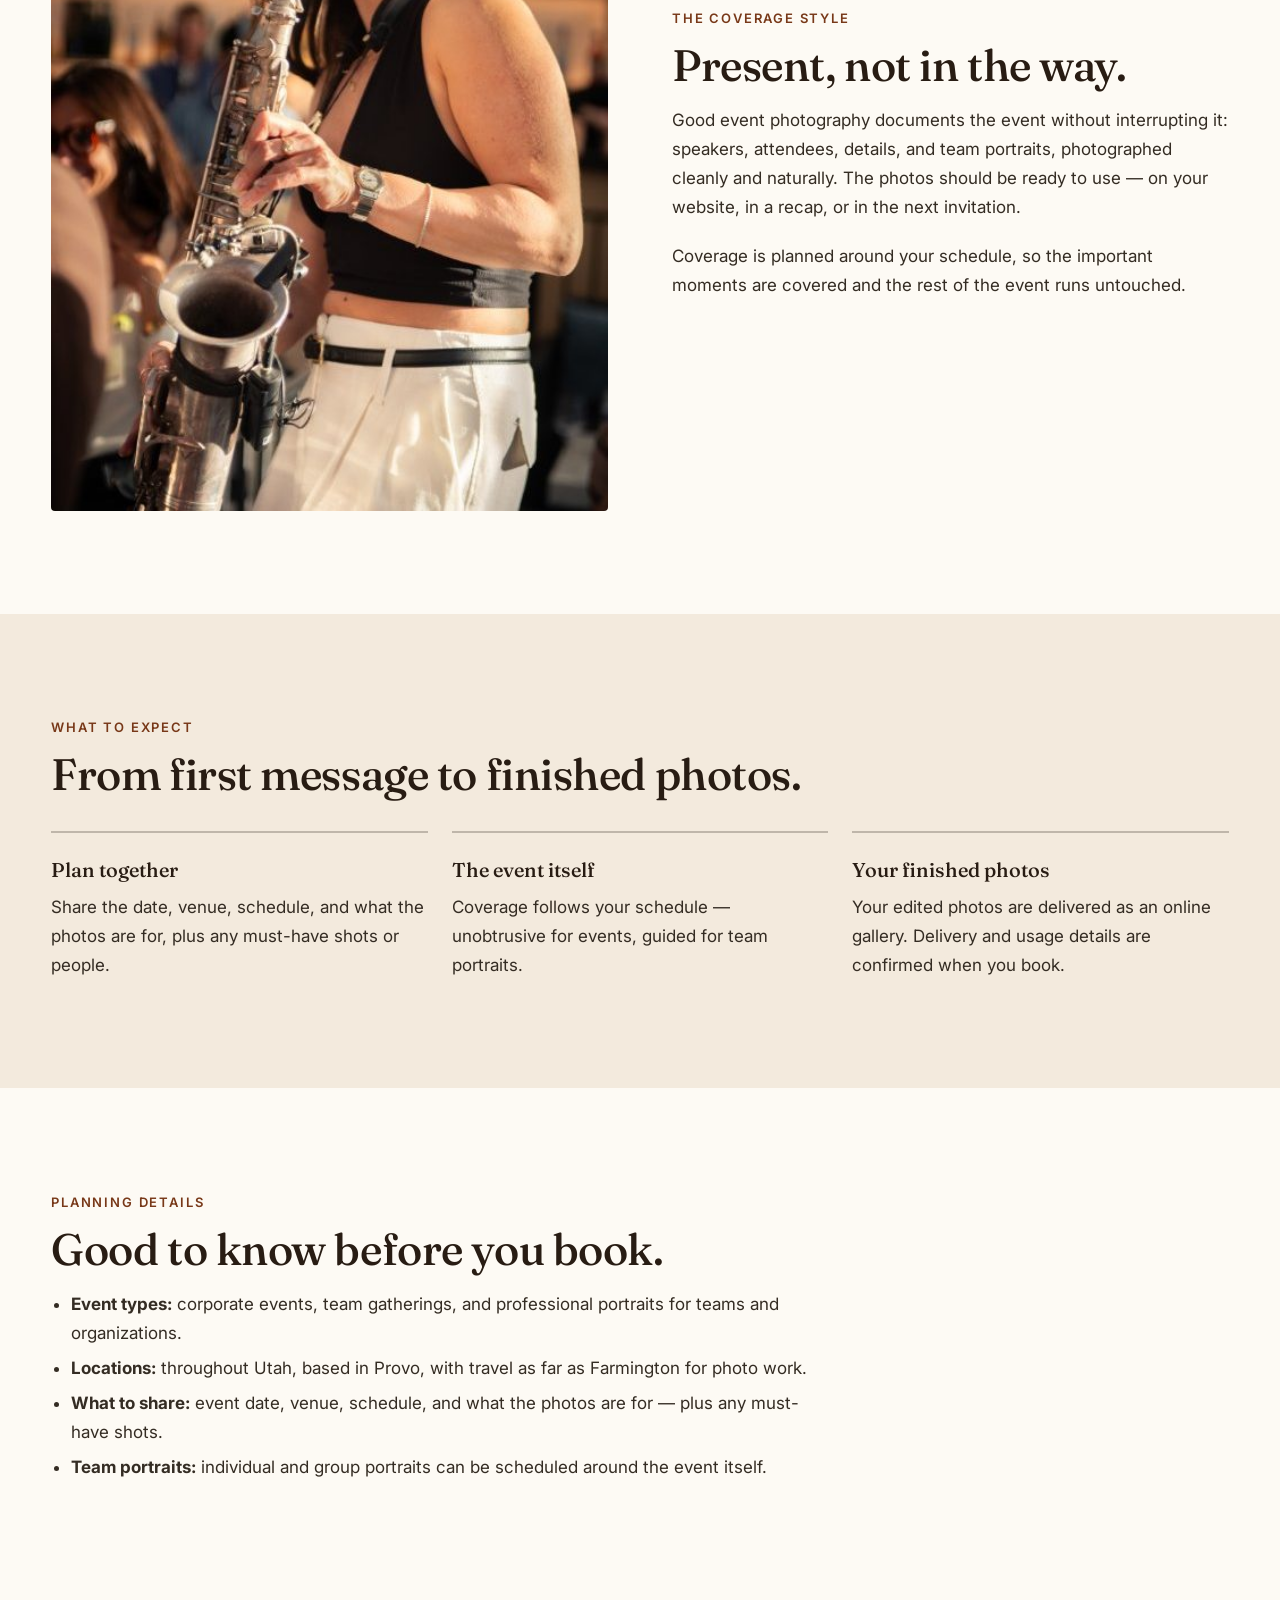
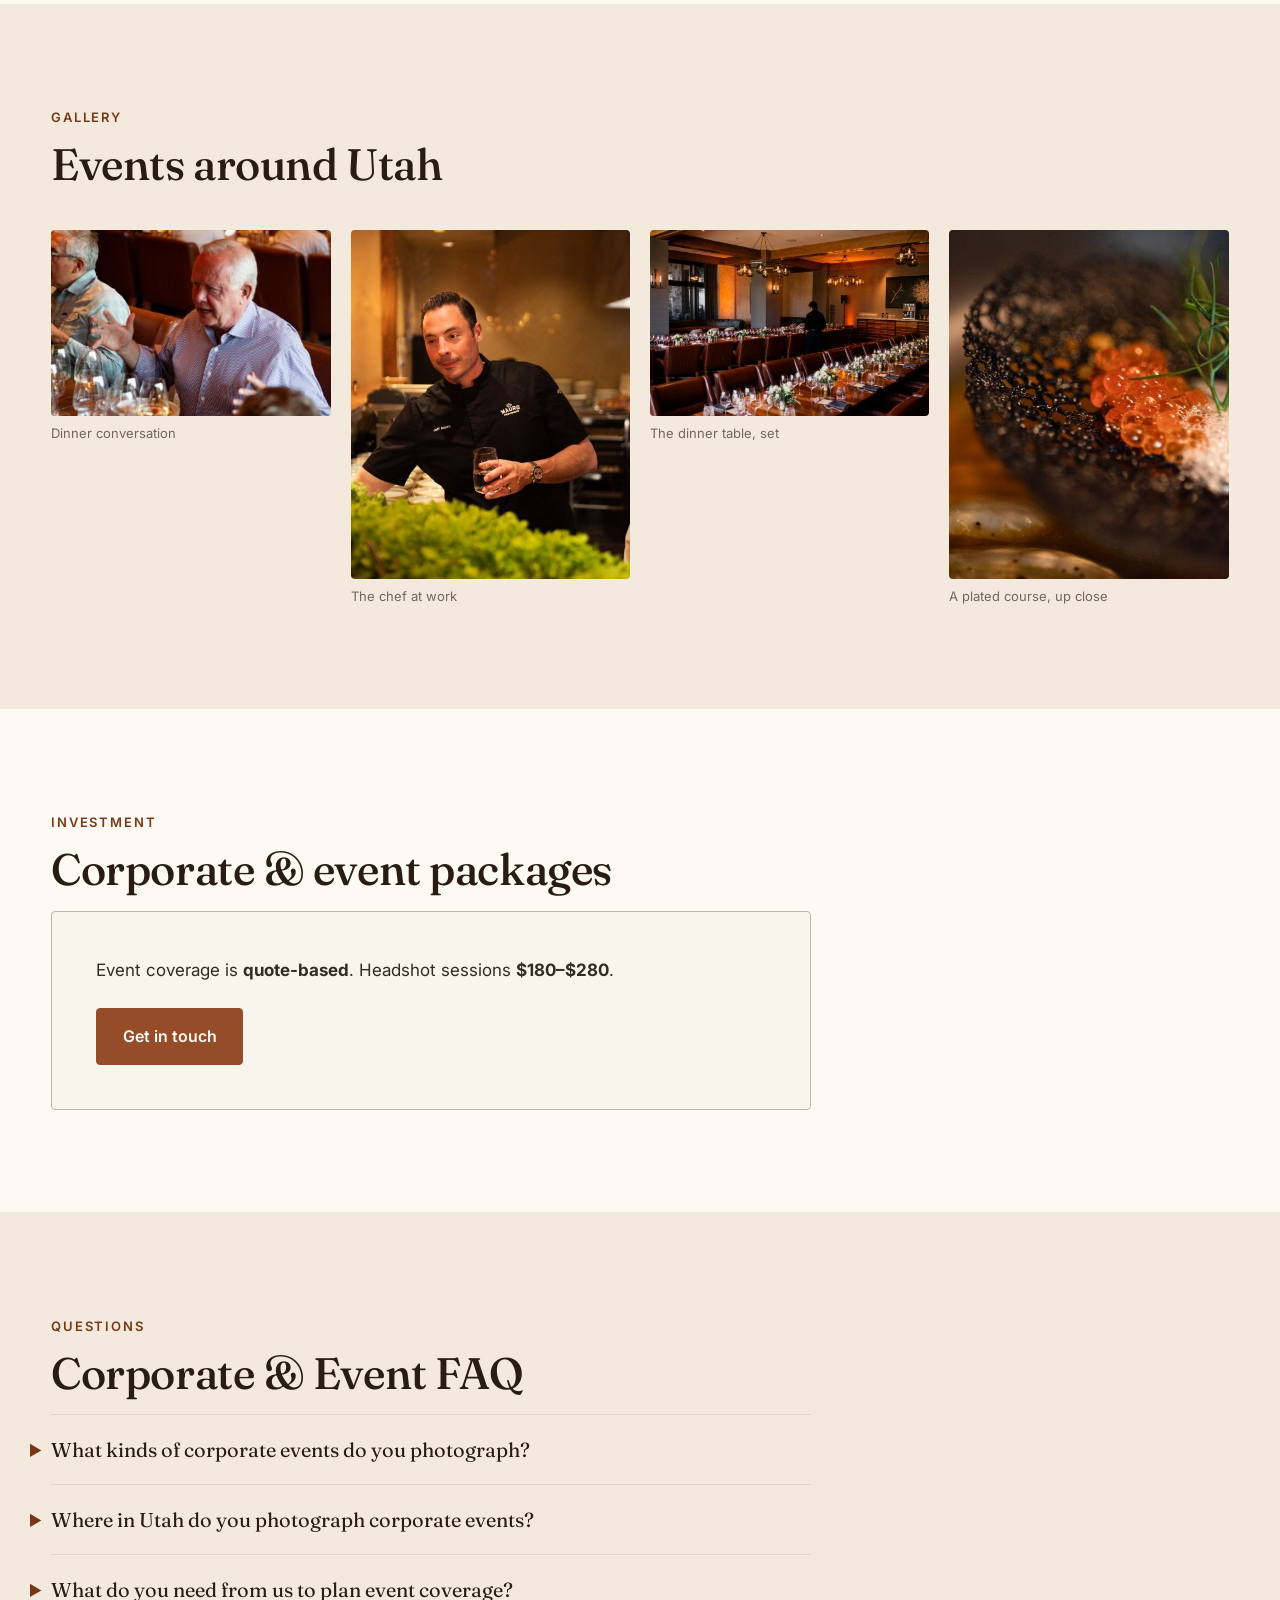
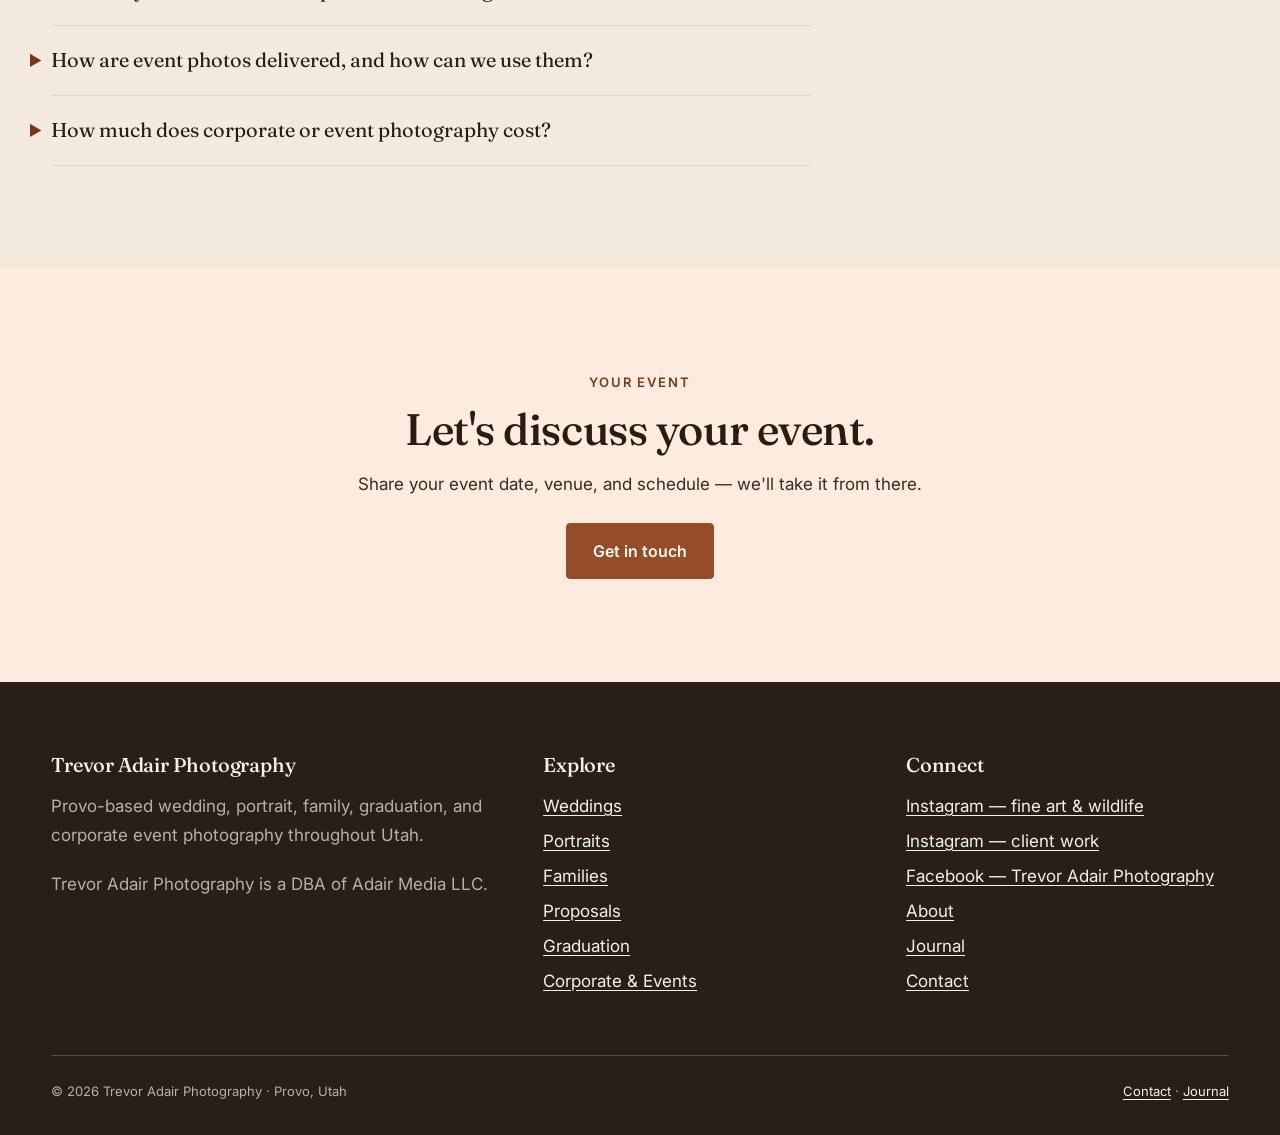
<file: corporate-events/index.html>
<!doctype html>
<html lang="en">
<head>
  <meta charset="utf-8">
  <meta name="viewport" content="width=device-width, initial-scale=1">
  <title>Corporate &amp; Event Photographer in Utah | Trevor Adair Photography</title>
  <meta name="description" content="Trevor Adair Photography offers corporate and event photography across Utah, based in Provo — event coverage and professional portraits for teams and organizations.">
  <!-- TODO: planned domain trevoradairphotography.com is not yet purchased and DNS is not pointed; acquire and point DNS before launch (see README.md). -->
  <link rel="canonical" href="https://trevoradairphotography.com/corporate-events/">
  <link rel="icon" href="../assets/favicon.svg" type="image/svg+xml">
  <link rel="preconnect" href="https://fonts.googleapis.com">
  <link rel="preconnect" href="https://fonts.gstatic.com" crossorigin>
  <link href="https://fonts.googleapis.com/css2?family=Fraunces:opsz,wght@9..144,500;9..144,600&family=Inter:wght@400;500;600&display=swap" rel="stylesheet">
  <link rel="stylesheet" href="../assets/css/style.css">
  <script type="application/ld+json">
  {
    "@context": "https://schema.org",
    "@type": "FAQPage",
    "mainEntity": [
      { "@type": "Question", "name": "What kinds of corporate events do you photograph?", "acceptedAnswer": { "@type": "Answer", "text": "Corporate events, team gatherings, and professional portraits for teams and organizations — from small team sessions to larger event coverage." } },
      { "@type": "Question", "name": "Where in Utah do you photograph corporate events?", "acceptedAnswer": { "@type": "Answer", "text": "Corporate and event photography is available throughout Utah. Trevor Adair Photography is based in Provo and travels as far as Farmington for photo work." } },
      { "@type": "Question", "name": "What do you need from us to plan event coverage?", "acceptedAnswer": { "@type": "Answer", "text": "The event date, venue, schedule, and what the photos are for — plus any must-have shots or people. Share those in your inquiry and the plan follows from there." } },
      { "@type": "Question", "name": "How are event photos delivered, and how can we use them?", "acceptedAnswer": { "@type": "Answer", "text": "Event photos are delivered as an online gallery. Delivery and usage details are confirmed when you book." } },
      { "@type": "Question", "name": "How much does corporate or event photography cost?", "acceptedAnswer": { "@type": "Answer", "text": "Event coverage is quote-based, and headshot sessions are $180–$280. Contact Trevor Adair Photography for a quote." } }
    ]
  }
  </script>
  <script type="application/ld+json">
  {
    "@context": "https://schema.org",
    "@type": "BreadcrumbList",
    "itemListElement": [
      { "@type": "ListItem", "position": 1, "name": "Home", "item": "https://trevoradairphotography.com/" },
      { "@type": "ListItem", "position": 2, "name": "Corporate & Events", "item": "https://trevoradairphotography.com/corporate-events/" }
    ]
  }
  </script>
</head>
<body>
  <a class="skip-link" href="#main">Skip to content</a>

  <header class="site-header">
    <div class="container header-inner">
      <a class="wordmark" href="../">Trevor Adair <span>Photography</span></a>
      <button class="nav-toggle" type="button" aria-expanded="false" aria-controls="site-nav">Menu</button>
      <nav aria-label="Primary">
        <ul class="nav-list" id="site-nav">
          <li><a href="../weddings/">Weddings</a></li>
          <li><a href="../portraits/">Portraits</a></li>
          <li><a href="../families/">Families</a></li>
          <li><a href="../proposals/">Proposals</a></li>
          <li><a href="../graduation/">Graduation</a></li>
          <li><a href="../corporate-events/" aria-current="page">Corporate &amp; Events</a></li>
          <li><a href="../about/">About</a></li>
          <li><a href="../journal/">Journal</a></li>
          <li><a class="btn" href="../contact/">Contact</a></li>
        </ul>
      </nav>
    </div>
  </header>

  <main id="main">
    <section class="hero section section--tight">
      <div class="hero__media">
        <!-- Photo: DSC2792-HDR.jpg -->
        <img src="../assets/photos/corporate-hero.jpg" alt="A buffet table with an ice sculpture at an evening event" width="553" height="311" fetchpriority="high">
      </div>
      <div class="container">
        <div class="hero__panel">
          <p class="eyebrow">Utah corporate &amp; event photography</p>
          <h1>Corporate &amp; Events</h1>
          <p class="lead">Event coverage and professional portraits for teams and organizations — clean, natural photos that work as hard as your event does.</p>
          <div class="btn-row">
            <a class="btn" href="../contact/">Discuss your event</a>
            <a class="btn btn--outline" href="#gallery">See the gallery</a>
          </div>
        </div>
      </div>
    </section>

    <section class="section">
      <div class="container split">
        <div class="split__media split__media--4x5">
          <!-- Photo: DSC2349.jpg -->
          <img src="../assets/photos/corporate-look.jpg" alt="A saxophonist performing at an indoor event" width="491" height="613" loading="lazy">
        </div>
        <div>
          <p class="eyebrow">The coverage style</p>
          <h2>Present, not in the way.</h2>
          <div class="prose">
            <p>Good event photography documents the event without interrupting it: speakers, attendees, details, and team portraits, photographed cleanly and naturally. The photos should be ready to use — on your website, in a recap, or in the next invitation.</p>
            <p>Coverage is planned around your schedule, so the important moments are covered and the rest of the event runs untouched.</p>
          </div>
        </div>
      </div>
    </section>

    <section class="section section--warm">
      <div class="container">
        <p class="eyebrow">What to expect</p>
        <h2>From first message to finished photos.</h2>
        <ol class="steps">
          <li><strong>Plan together</strong>Share the date, venue, schedule, and what the photos are for, plus any must-have shots or people.</li>
          <li><strong>The event itself</strong>Coverage follows your schedule — unobtrusive for events, guided for team portraits.</li>
          <li><strong>Your finished photos</strong>Your edited photos are delivered as an online gallery. Delivery and usage details are confirmed when you book.</li>
        </ol>
      </div>
    </section>

    <section class="section">
      <div class="container">
        <p class="eyebrow">Planning details</p>
        <h2>Good to know before you book.</h2>
        <div class="prose">
          <ul>
            <li><strong>Event types:</strong> corporate events, team gatherings, and professional portraits for teams and organizations.</li>
            <li><strong>Locations:</strong> throughout Utah, based in Provo, with travel as far as Farmington for photo work.</li>
            <li><strong>What to share:</strong> event date, venue, schedule, and what the photos are for — plus any must-have shots.</li>
            <li><strong>Team portraits:</strong> individual and group portraits can be scheduled around the event itself.</li>
          </ul>
        </div>
      </div>
    </section>

    <section class="section section--warm" id="gallery">
      <div class="container">
        <p class="eyebrow">Gallery</p>
        <h2>Events around Utah</h2>
        <div class="gallery">
          <figure>
            <!-- Photo: DSC3073.jpg -->
            <img class="ratio-3x2" src="../assets/photos/corporate-gallery-1.jpg" alt="A guest gesturing while talking at a dinner table" width="444" height="296" loading="lazy">
            <figcaption>Dinner conversation</figcaption>
          </figure>
          <figure>
            <!-- Photo: DSC2981.jpg -->
            <img class="ratio-4x5" src="../assets/photos/corporate-gallery-2.jpg" alt="A chef in a black jacket holding a glass in a kitchen" width="544" height="680" loading="lazy">
            <figcaption>The chef at work</figcaption>
          </figure>
          <figure>
            <!-- Photo: DSC2482.jpg -->
            <img class="ratio-3x2" src="../assets/photos/corporate-gallery-3.jpg" alt="A long dinner table set with glasses and flowers in a warm wood-paneled room" width="440" height="293" loading="lazy">
            <figcaption>The dinner table, set</figcaption>
          </figure>
          <figure>
            <!-- Photo: DSC3027.jpg -->
            <img class="ratio-4x5" src="../assets/photos/corporate-gallery-4.jpg" alt="A close-up of a plated dish topped with orange roe" width="495" height="618" loading="lazy">
            <figcaption>A plated course, up close</figcaption>
          </figure>
        </div>
      </div>
    </section>

    <section class="section">
      <div class="container">
        <p class="eyebrow">Investment</p>
        <h2>Corporate &amp; event packages</h2>
        <div class="investment">
          <p>Event coverage is <strong>quote-based</strong>. Headshot sessions <strong>$180–$280</strong>.</p>
          <div class="btn-row">
            <a class="btn" href="../contact/">Get in touch</a>
          </div>
        </div>
      </div>
    </section>

    <section class="section section--warm">
      <div class="container">
        <p class="eyebrow">Questions</p>
        <h2>Corporate &amp; Event FAQ</h2>
        <div class="faq">
          <details>
            <summary>What kinds of corporate events do you photograph?</summary>
            <p>Corporate events, team gatherings, and professional portraits for teams and organizations — from small team sessions to larger event coverage.</p>
          </details>
          <details>
            <summary>Where in Utah do you photograph corporate events?</summary>
            <p>Corporate and event photography is available throughout Utah. Trevor Adair Photography is based in Provo and travels as far as Farmington for photo work.</p>
          </details>
          <details>
            <summary>What do you need from us to plan event coverage?</summary>
            <p>The event date, venue, schedule, and what the photos are for — plus any must-have shots or people. Share those in your inquiry and the plan follows from there.</p>
          </details>
          <details>
            <summary>How are event photos delivered, and how can we use them?</summary>
            <p>Event photos are delivered as an online gallery. Delivery and usage details are confirmed when you book.</p>
          </details>
          <details>
            <summary>How much does corporate or event photography cost?</summary>
            <p>Event coverage is quote-based, and headshot sessions are $180–$280. Contact Trevor Adair Photography for a quote.</p>
          </details>
        </div>
      </div>
    </section>

    <section class="section section--soft cta-band">
      <div class="container">
        <p class="eyebrow">Your event</p>
        <h2>Let's discuss your event.</h2>
        <div class="prose">
          <p>Share your event date, venue, and schedule — we'll take it from there.</p>
        </div>
        <div class="btn-row" style="justify-content: center;">
          <a class="btn" href="../contact/">Get in touch</a>
        </div>
      </div>
    </section>
  </main>

  <footer class="site-footer">
    <div class="container">
      <div class="footer-grid">
        <div>
          <h3>Trevor Adair Photography</h3>
          <p>Provo-based wedding, portrait, family, graduation, and corporate event photography throughout Utah.</p>
          <p>Trevor Adair Photography is a DBA of Adair Media LLC.</p>
        </div>
        <div>
          <h3>Explore</h3>
          <ul>
            <li><a href="../weddings/">Weddings</a></li>
            <li><a href="../portraits/">Portraits</a></li>
            <li><a href="../families/">Families</a></li>
            <li><a href="../proposals/">Proposals</a></li>
            <li><a href="../graduation/">Graduation</a></li>
            <li><a href="../corporate-events/">Corporate &amp; Events</a></li>
          </ul>
        </div>
        <div>
          <h3>Connect</h3>
          <ul>
            <li><a href="https://www.instagram.com/trevoradair.photography/">Instagram — fine art &amp; wildlife</a></li>
            <li><a href="https://www.instagram.com/trevoradair.portraits/">Instagram — client work</a></li>
            <li><a href="https://www.facebook.com/trevoradair.portraits/">Facebook — Trevor Adair Photography</a></li>
            <li><a href="../about/">About</a></li>
            <li><a href="../journal/">Journal</a></li>
            <li><a href="../contact/">Contact</a></li>
          </ul>
        </div>
      </div>
      <div class="footer-bottom">
        <span>© <span data-year>2026</span> Trevor Adair Photography · Provo, Utah</span>
        <span><a href="../contact/">Contact</a> · <a href="../journal/">Journal</a></span>
      </div>
    </div>
  </footer>

  <script src="../assets/js/main.js" defer></script>
</body>
</html>
</file>
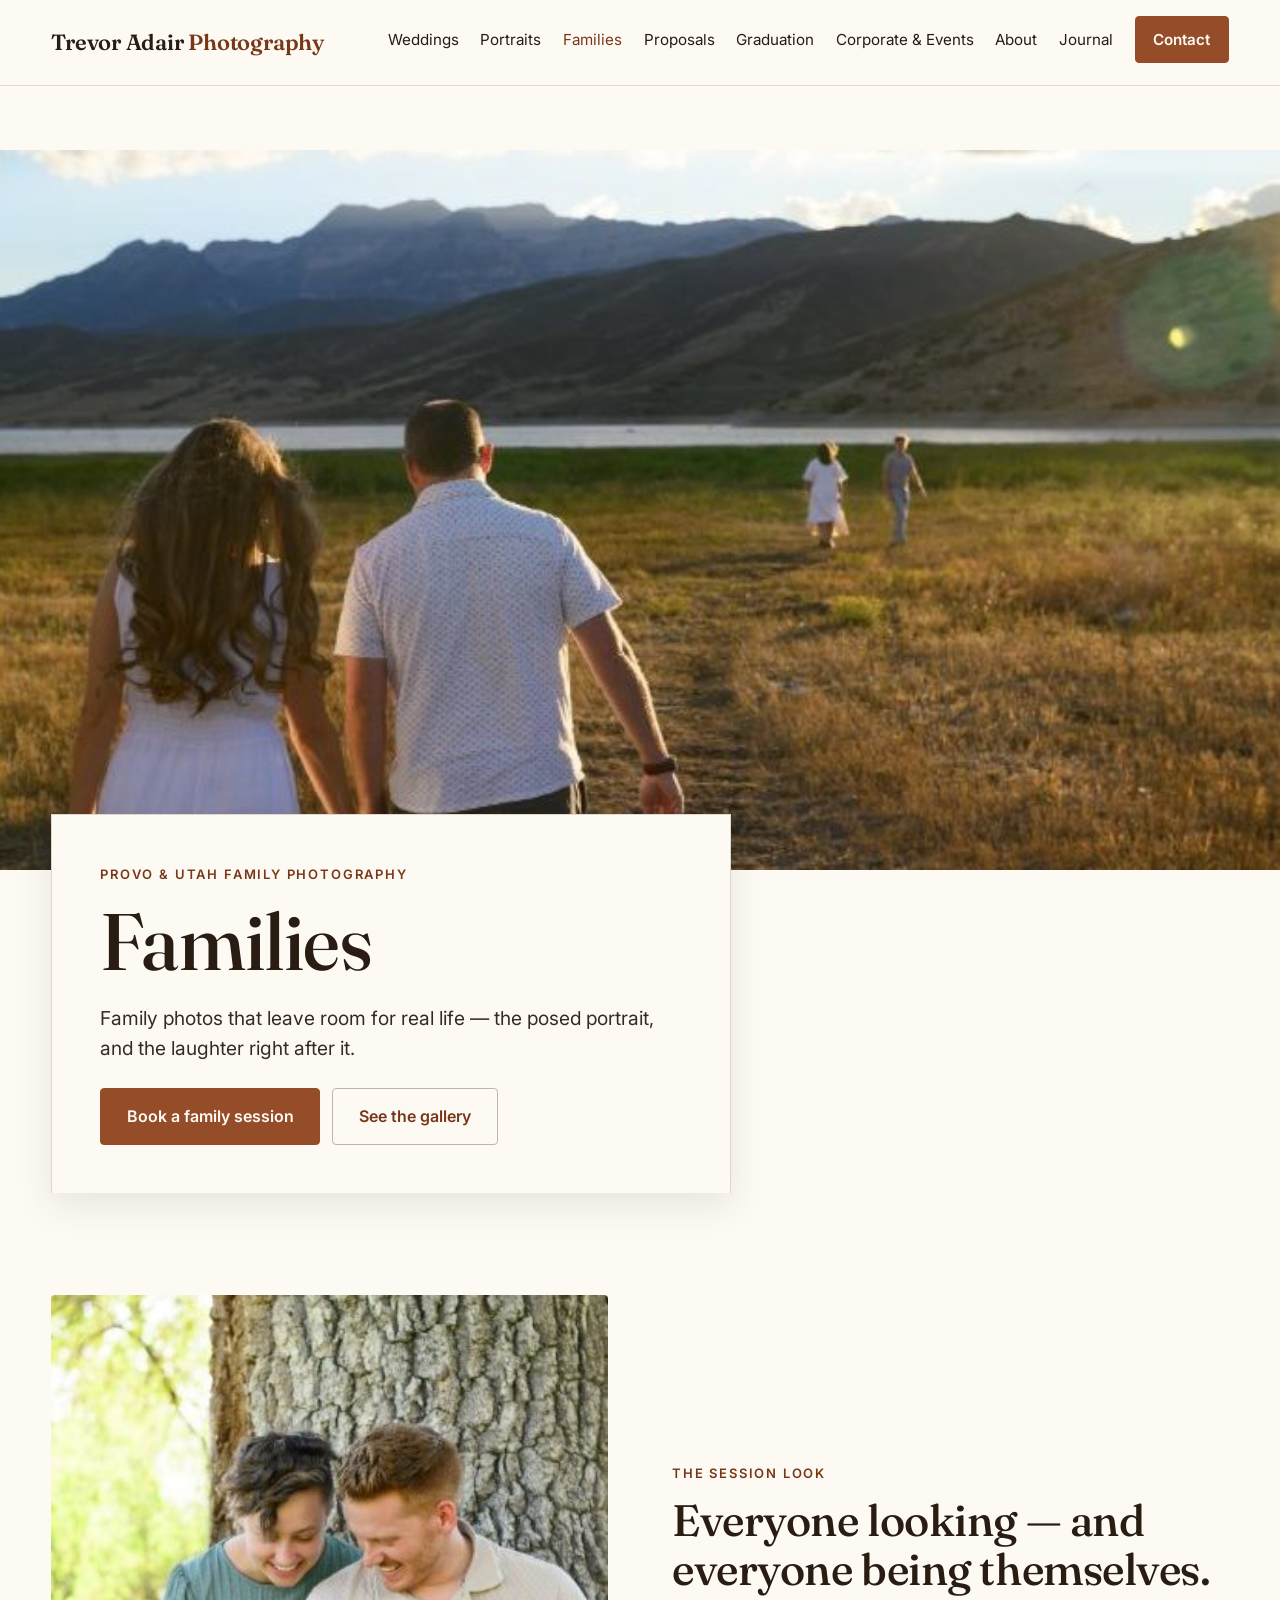
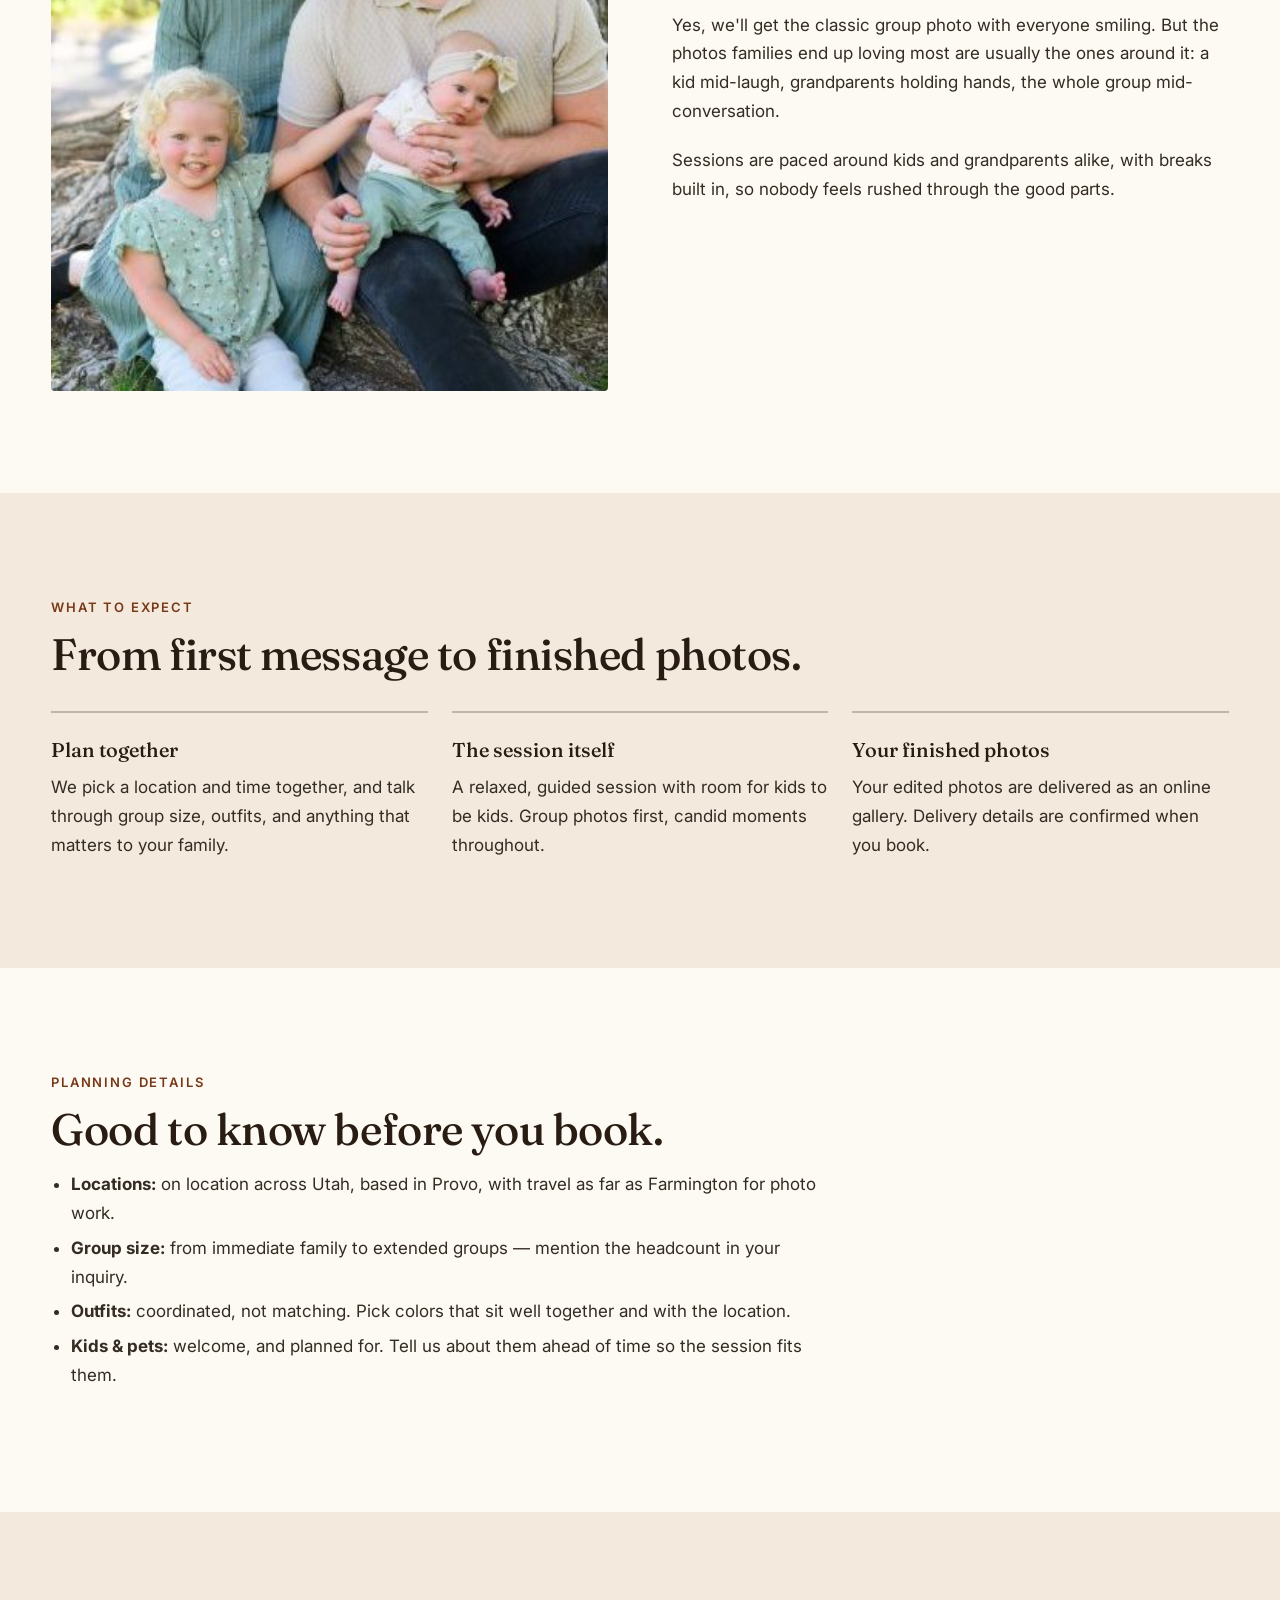
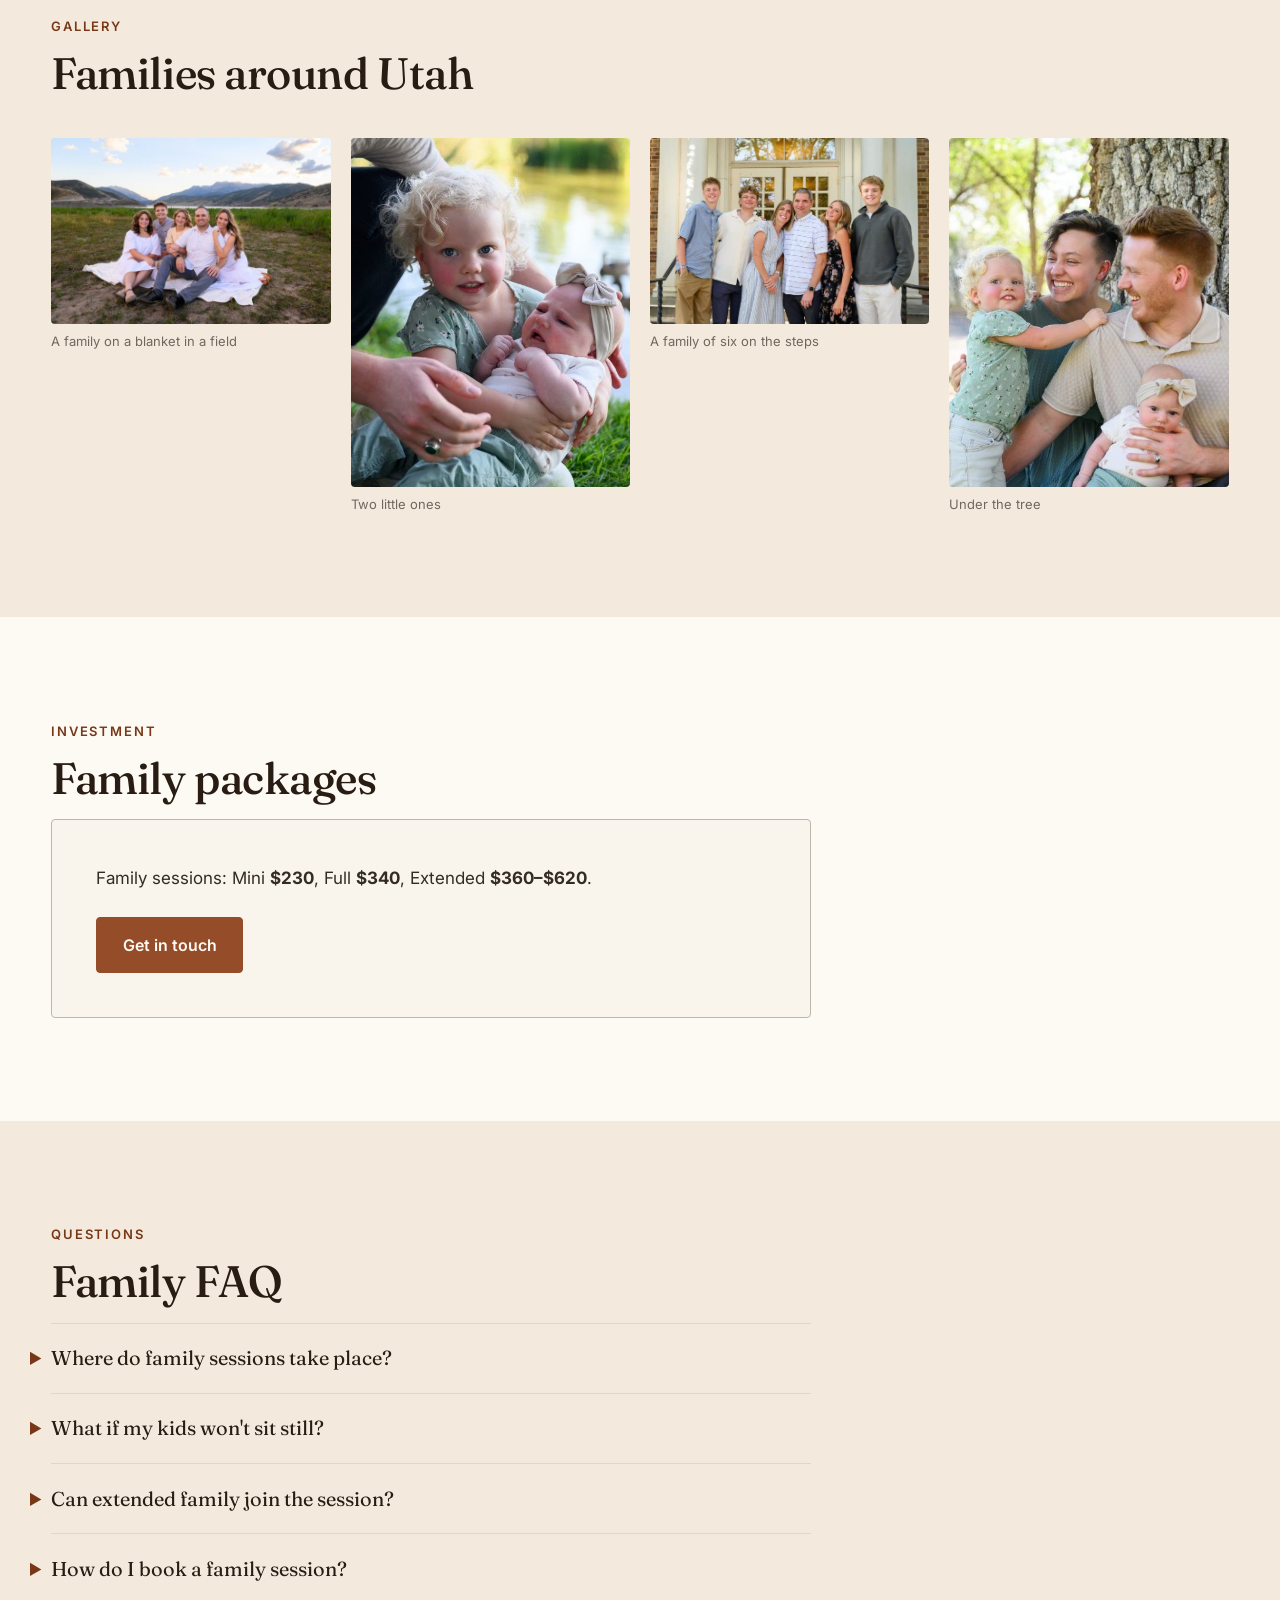
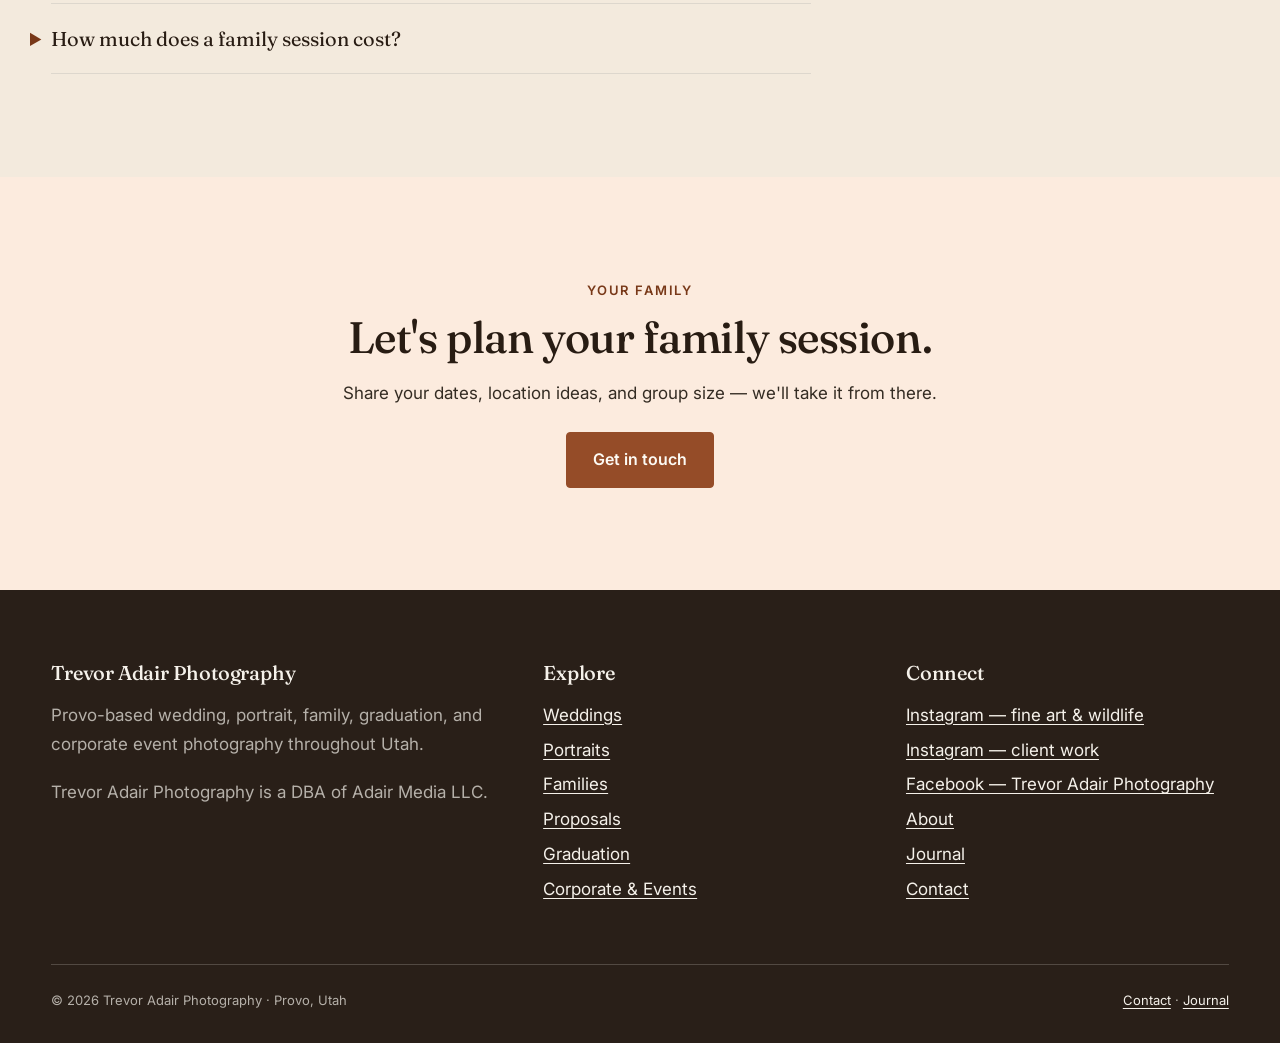
<file: families/index.html>
<!doctype html>
<html lang="en">
<head>
  <meta charset="utf-8">
  <meta name="viewport" content="width=device-width, initial-scale=1">
  <title>Family Photographer in Provo &amp; Utah County | Trevor Adair Photography</title>
  <meta name="description" content="Trevor Adair Photography offers family sessions in Provo and across Utah — relaxed family photos with room for the in-between moments, not just the posed ones.">
  <!-- TODO: planned domain trevoradairphotography.com is not yet purchased and DNS is not pointed; acquire and point DNS before launch (see README.md). -->
  <link rel="canonical" href="https://trevoradairphotography.com/families/">
  <link rel="icon" href="../assets/favicon.svg" type="image/svg+xml">
  <link rel="preconnect" href="https://fonts.googleapis.com">
  <link rel="preconnect" href="https://fonts.gstatic.com" crossorigin>
  <link href="https://fonts.googleapis.com/css2?family=Fraunces:opsz,wght@9..144,500;9..144,600&family=Inter:wght@400;500;600&display=swap" rel="stylesheet">
  <link rel="stylesheet" href="../assets/css/style.css">
  <script type="application/ld+json">
  {
    "@context": "https://schema.org",
    "@type": "FAQPage",
    "mainEntity": [
      { "@type": "Question", "name": "Where do family sessions take place?", "acceptedAnswer": { "@type": "Answer", "text": "Family sessions take place on location across Utah. Trevor Adair Photography is based in Provo and travels as far as Farmington for photo work." } },
      { "@type": "Question", "name": "What if my kids won't sit still?", "acceptedAnswer": { "@type": "Answer", "text": "That is expected, and it is fine. Sessions are paced around kids, with breaks and play built in, so the best photos often come from the moments between poses." } },
      { "@type": "Question", "name": "Can extended family join the session?", "acceptedAnswer": { "@type": "Answer", "text": "Yes. Mention the group size when you get in touch, so the session plan and timing can fit everyone." } },
      { "@type": "Question", "name": "How do I book a family session?", "acceptedAnswer": { "@type": "Answer", "text": "Send a message through the contact page with your preferred dates, location ideas, and group size. Availability is confirmed from your inquiry." } },
      { "@type": "Question", "name": "How much does a family session cost?", "acceptedAnswer": { "@type": "Answer", "text": "Family sessions: Mini $230, Full $340, Extended $360–$620. Contact Trevor Adair Photography for availability and booking details." } }
    ]
  }
  </script>
  <script type="application/ld+json">
  {
    "@context": "https://schema.org",
    "@type": "BreadcrumbList",
    "itemListElement": [
      { "@type": "ListItem", "position": 1, "name": "Home", "item": "https://trevoradairphotography.com/" },
      { "@type": "ListItem", "position": 2, "name": "Families", "item": "https://trevoradairphotography.com/families/" }
    ]
  }
  </script>
</head>
<body>
  <a class="skip-link" href="#main">Skip to content</a>

  <header class="site-header">
    <div class="container header-inner">
      <a class="wordmark" href="../">Trevor Adair <span>Photography</span></a>
      <button class="nav-toggle" type="button" aria-expanded="false" aria-controls="site-nav">Menu</button>
      <nav aria-label="Primary">
        <ul class="nav-list" id="site-nav">
          <li><a href="../weddings/">Weddings</a></li>
          <li><a href="../portraits/">Portraits</a></li>
          <li><a href="../families/" aria-current="page">Families</a></li>
          <li><a href="../proposals/">Proposals</a></li>
          <li><a href="../graduation/">Graduation</a></li>
          <li><a href="../corporate-events/">Corporate &amp; Events</a></li>
          <li><a href="../about/">About</a></li>
          <li><a href="../journal/">Journal</a></li>
          <li><a class="btn" href="../contact/">Contact</a></li>
        </ul>
      </nav>
    </div>
  </header>

  <main id="main">
    <section class="hero section section--tight">
      <div class="hero__media">
        <!-- Photo: DSC5558.jpg -->
        <img src="../assets/photos/families-hero.jpg" alt="Parents walking hand in hand through a grassy field toward their children, mountains and a lake behind them" width="687" height="386" fetchpriority="high">
      </div>
      <div class="container">
        <div class="hero__panel">
          <p class="eyebrow">Provo &amp; Utah family photography</p>
          <h1>Families</h1>
          <p class="lead">Family photos that leave room for real life — the posed portrait, and the laughter right after it.</p>
          <div class="btn-row">
            <a class="btn" href="../contact/">Book a family session</a>
            <a class="btn btn--outline" href="#gallery">See the gallery</a>
          </div>
        </div>
      </div>
    </section>

    <section class="section">
      <div class="container split">
        <div class="split__media split__media--4x5">
          <!-- Photo: DSC4206_copy.jpg -->
          <img src="../assets/photos/families-look.jpg" alt="Parents sitting under a tree with their toddler and baby" width="362" height="452" loading="lazy">
        </div>
        <div>
          <p class="eyebrow">The session look</p>
          <h2>Everyone looking — and everyone being themselves.</h2>
          <div class="prose">
            <p>Yes, we'll get the classic group photo with everyone smiling. But the photos families end up loving most are usually the ones around it: a kid mid-laugh, grandparents holding hands, the whole group mid-conversation.</p>
            <p>Sessions are paced around kids and grandparents alike, with breaks built in, so nobody feels rushed through the good parts.</p>
          </div>
        </div>
      </div>
    </section>

    <section class="section section--warm">
      <div class="container">
        <p class="eyebrow">What to expect</p>
        <h2>From first message to finished photos.</h2>
        <ol class="steps">
          <li><strong>Plan together</strong>We pick a location and time together, and talk through group size, outfits, and anything that matters to your family.</li>
          <li><strong>The session itself</strong>A relaxed, guided session with room for kids to be kids. Group photos first, candid moments throughout.</li>
          <li><strong>Your finished photos</strong>Your edited photos are delivered as an online gallery. Delivery details are confirmed when you book.</li>
        </ol>
      </div>
    </section>

    <section class="section">
      <div class="container">
        <p class="eyebrow">Planning details</p>
        <h2>Good to know before you book.</h2>
        <div class="prose">
          <ul>
            <li><strong>Locations:</strong> on location across Utah, based in Provo, with travel as far as Farmington for photo work.</li>
            <li><strong>Group size:</strong> from immediate family to extended groups — mention the headcount in your inquiry.</li>
            <li><strong>Outfits:</strong> coordinated, not matching. Pick colors that sit well together and with the location.</li>
            <li><strong>Kids &amp; pets:</strong> welcome, and planned for. Tell us about them ahead of time so the session fits them.</li>
          </ul>
        </div>
      </div>
    </section>

    <section class="section section--warm" id="gallery">
      <div class="container">
        <p class="eyebrow">Gallery</p>
        <h2>Families around Utah</h2>
        <div class="gallery">
          <figure>
            <!-- Photo: DSC5615.jpg -->
            <img class="ratio-3x2" src="../assets/photos/families-gallery-1.jpg" alt="A family of five sitting together on a blanket in a field" width="588" height="392" loading="lazy">
            <figcaption>A family on a blanket in a field</figcaption>
          </figure>
          <figure>
            <!-- Photo: DSC4730.jpg -->
            <img class="ratio-4x5" src="../assets/photos/families-gallery-2.jpg" alt="A toddler holding a baby, with parents' hands close by" width="470" height="587" loading="lazy">
            <figcaption>Two little ones</figcaption>
          </figure>
          <figure>
            <!-- Photo: DSC6794.jpg -->
            <img class="ratio-3x2" src="../assets/photos/families-gallery-3.jpg" alt="A family of six standing on the steps of a building" width="616" height="411" loading="lazy">
            <figcaption>A family of six on the steps</figcaption>
          </figure>
          <figure>
            <!-- Photo: finished_2.jpg -->
            <img class="ratio-4x5" src="../assets/photos/families-gallery-4.jpg" alt="A family of four under a tree, the mother holding a toddler and the father holding a baby" width="411" height="513" loading="lazy">
            <figcaption>Under the tree</figcaption>
          </figure>
        </div>
      </div>
    </section>

    <section class="section">
      <div class="container">
        <p class="eyebrow">Investment</p>
        <h2>Family packages</h2>
        <div class="investment">
          <p>Family sessions: Mini <strong>$230</strong>, Full <strong>$340</strong>, Extended <strong>$360–$620</strong>.</p>
          <div class="btn-row">
            <a class="btn" href="../contact/">Get in touch</a>
          </div>
        </div>
      </div>
    </section>

    <section class="section section--warm">
      <div class="container">
        <p class="eyebrow">Questions</p>
        <h2>Family FAQ</h2>
        <div class="faq">
          <details>
            <summary>Where do family sessions take place?</summary>
            <p>Family sessions take place on location across Utah. Trevor Adair Photography is based in Provo and travels as far as Farmington for photo work.</p>
          </details>
          <details>
            <summary>What if my kids won't sit still?</summary>
            <p>That is expected, and it is fine. Sessions are paced around kids, with breaks and play built in, so the best photos often come from the moments between poses.</p>
          </details>
          <details>
            <summary>Can extended family join the session?</summary>
            <p>Yes. Mention the group size when you get in touch, so the session plan and timing can fit everyone.</p>
          </details>
          <details>
            <summary>How do I book a family session?</summary>
            <p>Send a message through the contact page with your preferred dates, location ideas, and group size. Availability is confirmed from your inquiry.</p>
          </details>
          <details>
            <summary>How much does a family session cost?</summary>
            <p>Family sessions: Mini $230, Full $340, Extended $360–$620. Contact Trevor Adair Photography for availability and booking details.</p>
          </details>
        </div>
      </div>
    </section>

    <section class="section section--soft cta-band">
      <div class="container">
        <p class="eyebrow">Your family</p>
        <h2>Let's plan your family session.</h2>
        <div class="prose">
          <p>Share your dates, location ideas, and group size — we'll take it from there.</p>
        </div>
        <div class="btn-row" style="justify-content: center;">
          <a class="btn" href="../contact/">Get in touch</a>
        </div>
      </div>
    </section>
  </main>

  <footer class="site-footer">
    <div class="container">
      <div class="footer-grid">
        <div>
          <h3>Trevor Adair Photography</h3>
          <p>Provo-based wedding, portrait, family, graduation, and corporate event photography throughout Utah.</p>
          <p>Trevor Adair Photography is a DBA of Adair Media LLC.</p>
        </div>
        <div>
          <h3>Explore</h3>
          <ul>
            <li><a href="../weddings/">Weddings</a></li>
            <li><a href="../portraits/">Portraits</a></li>
            <li><a href="../families/">Families</a></li>
            <li><a href="../proposals/">Proposals</a></li>
            <li><a href="../graduation/">Graduation</a></li>
            <li><a href="../corporate-events/">Corporate &amp; Events</a></li>
          </ul>
        </div>
        <div>
          <h3>Connect</h3>
          <ul>
            <li><a href="https://www.instagram.com/trevoradair.photography/">Instagram — fine art &amp; wildlife</a></li>
            <li><a href="https://www.instagram.com/trevoradair.portraits/">Instagram — client work</a></li>
            <li><a href="https://www.facebook.com/trevoradair.portraits/">Facebook — Trevor Adair Photography</a></li>
            <li><a href="../about/">About</a></li>
            <li><a href="../journal/">Journal</a></li>
            <li><a href="../contact/">Contact</a></li>
          </ul>
        </div>
      </div>
      <div class="footer-bottom">
        <span>© <span data-year>2026</span> Trevor Adair Photography · Provo, Utah</span>
        <span><a href="../contact/">Contact</a> · <a href="../journal/">Journal</a></span>
      </div>
    </div>
  </footer>

  <script src="../assets/js/main.js" defer></script>
</body>
</html>
</file>
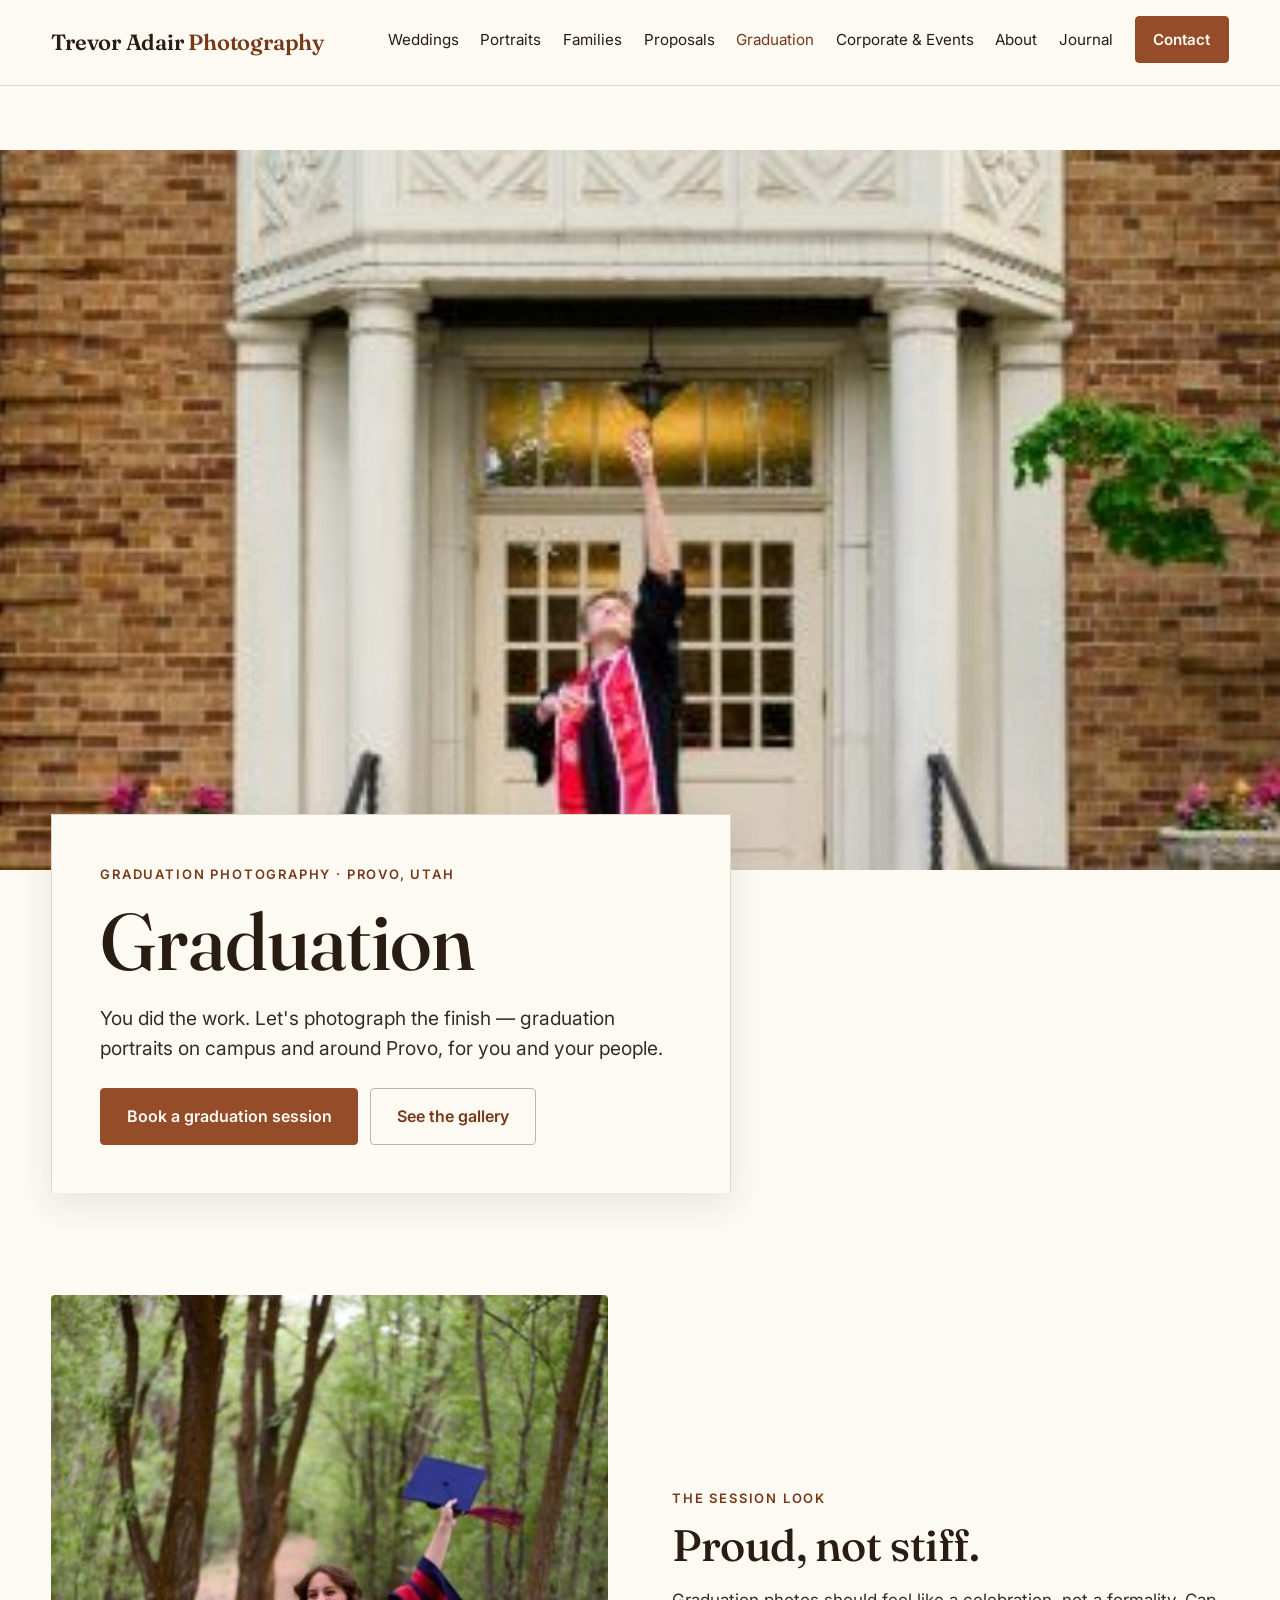
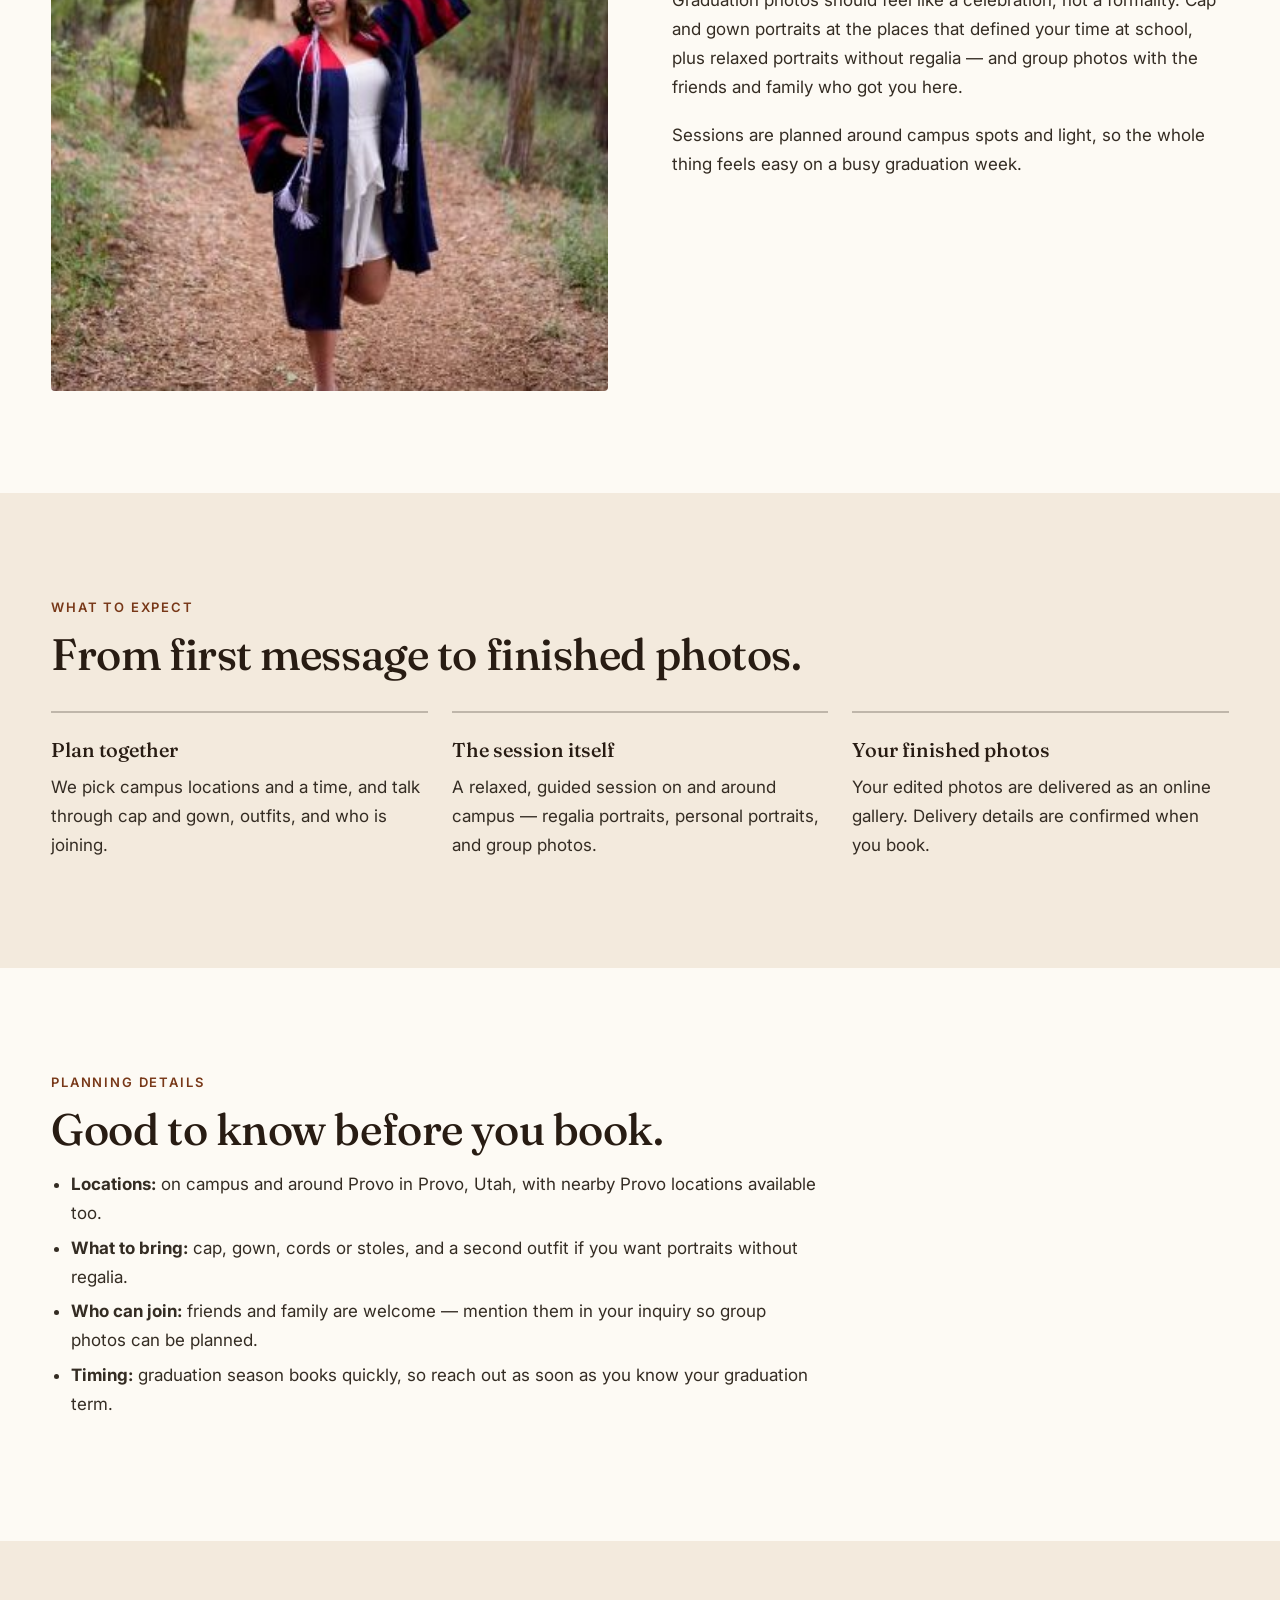
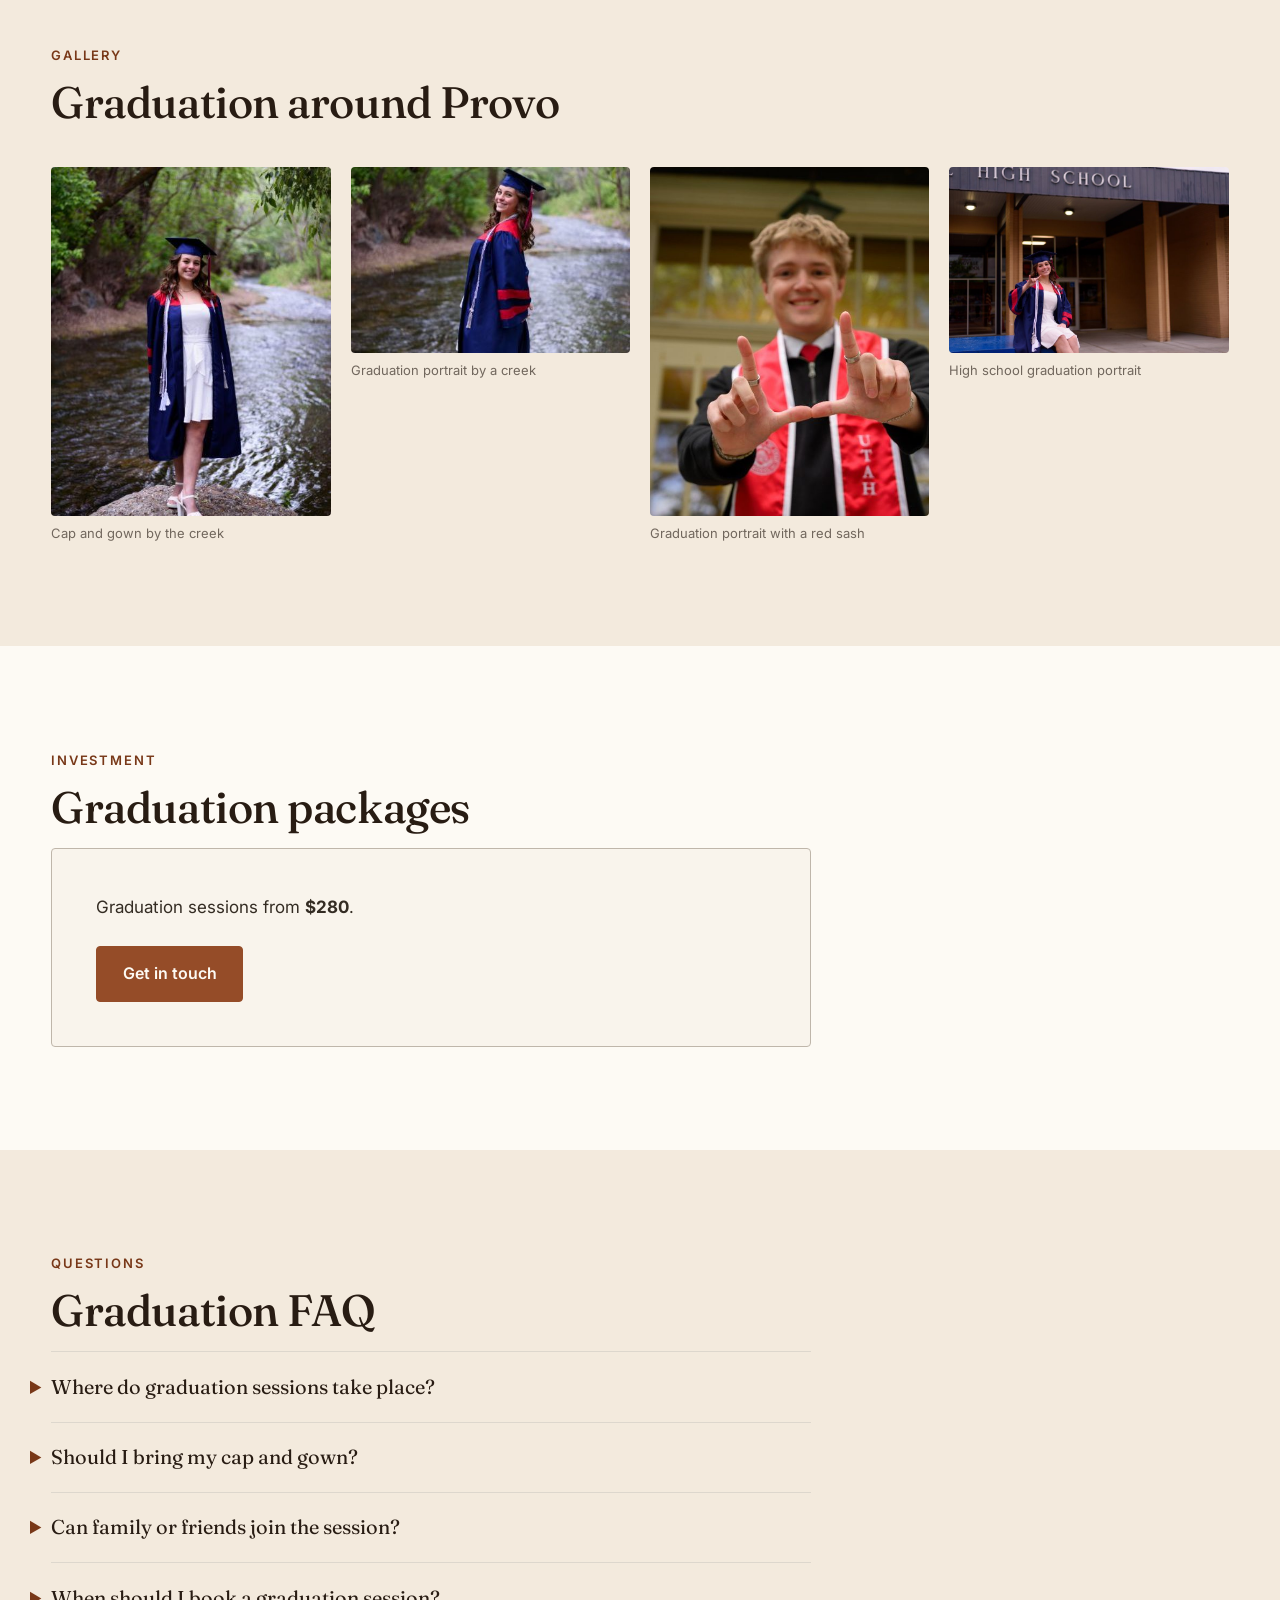
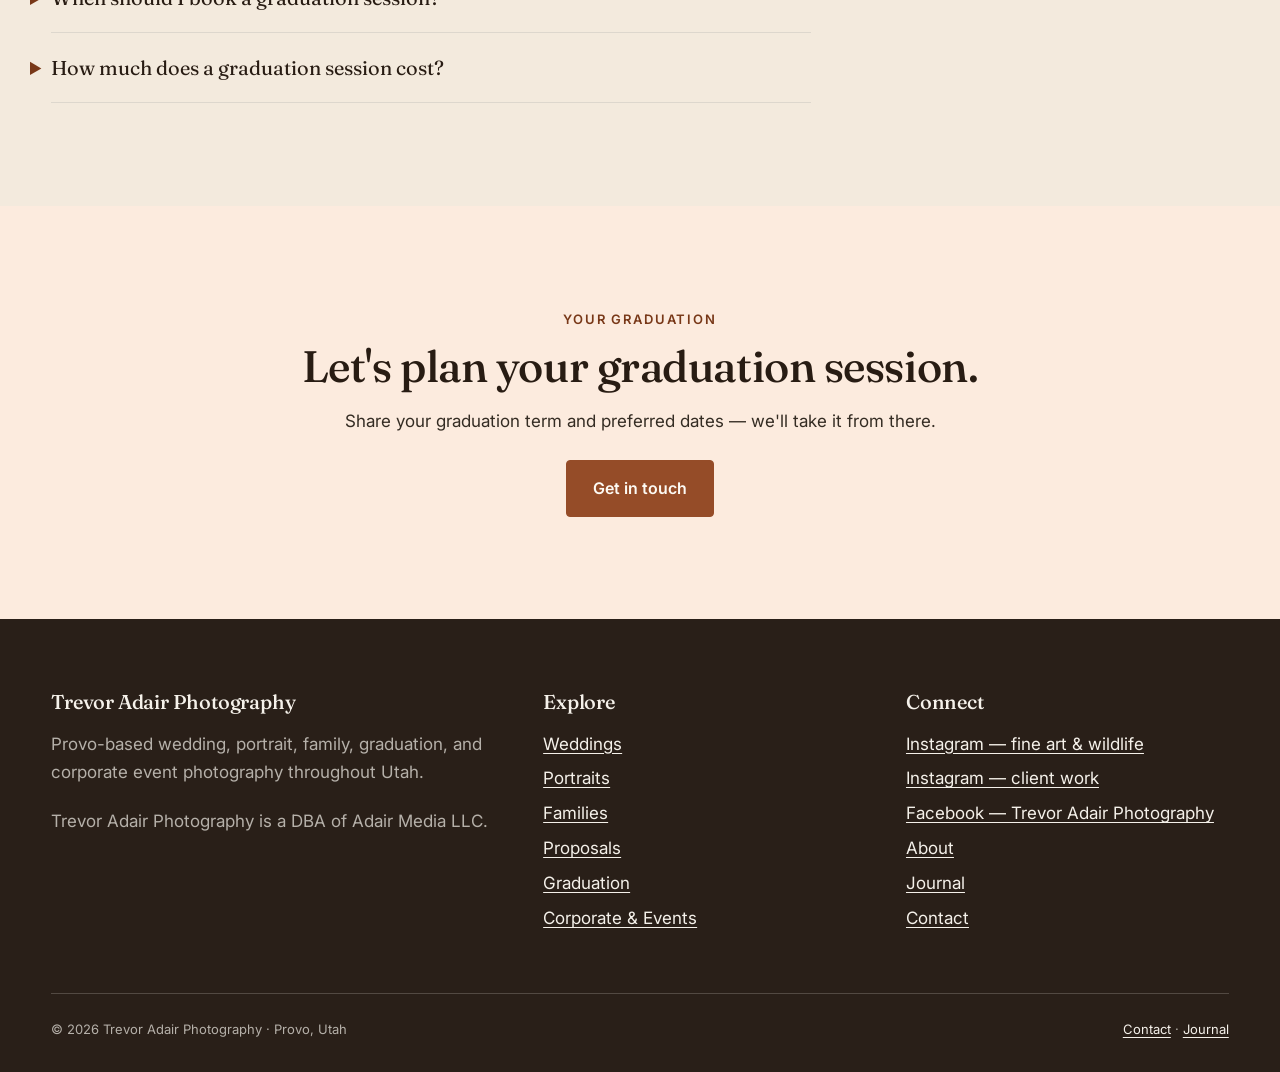
<file: graduation/index.html>
<!doctype html>
<html lang="en">
<head>
  <meta charset="utf-8">
  <meta name="viewport" content="width=device-width, initial-scale=1">
  <title>Graduation Photographer in Provo, Utah | Trevor Adair Photography</title>
  <meta name="description" content="Trevor Adair Photography offers graduation portraits in Provo, Utah — on campus and around Provo, for graduates, friends, and family.">
  <!-- TODO: planned domain trevoradairphotography.com is not yet purchased and DNS is not pointed; acquire and point DNS before launch (see README.md). -->
  <link rel="canonical" href="https://trevoradairphotography.com/graduation/">
  <link rel="icon" href="../assets/favicon.svg" type="image/svg+xml">
  <link rel="preconnect" href="https://fonts.googleapis.com">
  <link rel="preconnect" href="https://fonts.gstatic.com" crossorigin>
  <link href="https://fonts.googleapis.com/css2?family=Fraunces:opsz,wght@9..144,500;9..144,600&family=Inter:wght@400;500;600&display=swap" rel="stylesheet">
  <link rel="stylesheet" href="../assets/css/style.css">
  <script type="application/ld+json">
  {
    "@context": "https://schema.org",
    "@type": "FAQPage",
    "mainEntity": [
      { "@type": "Question", "name": "Where do graduation sessions take place?", "acceptedAnswer": { "@type": "Answer", "text": "Graduation sessions take place on campus and around Provo in Provo, Utah, with nearby Provo locations available too." } },
      { "@type": "Question", "name": "Should I bring my cap and gown?", "acceptedAnswer": { "@type": "Answer", "text": "Yes — bring your cap, gown, and any cords or stoles you want in the photos, plus a second outfit if you want portraits without regalia." } },
      { "@type": "Question", "name": "Can family or friends join the session?", "acceptedAnswer": { "@type": "Answer", "text": "Yes. Mention who is joining when you get in touch, so the session plan can include group photos with them." } },
      { "@type": "Question", "name": "When should I book a graduation session?", "acceptedAnswer": { "@type": "Answer", "text": "Graduation season books quickly, so get in touch as soon as you know your graduation term. Availability is confirmed from your inquiry." } },
      { "@type": "Question", "name": "How much does a graduation session cost?", "acceptedAnswer": { "@type": "Answer", "text": "Graduation sessions start at $280. Contact Trevor Adair Photography for availability and booking details." } }
    ]
  }
  </script>
  <script type="application/ld+json">
  {
    "@context": "https://schema.org",
    "@type": "BreadcrumbList",
    "itemListElement": [
      { "@type": "ListItem", "position": 1, "name": "Home", "item": "https://trevoradairphotography.com/" },
      { "@type": "ListItem", "position": 2, "name": "Graduation", "item": "https://trevoradairphotography.com/graduation/" }
    ]
  }
  </script>
</head>
<body>
  <a class="skip-link" href="#main">Skip to content</a>

  <header class="site-header">
    <div class="container header-inner">
      <a class="wordmark" href="../">Trevor Adair <span>Photography</span></a>
      <button class="nav-toggle" type="button" aria-expanded="false" aria-controls="site-nav">Menu</button>
      <nav aria-label="Primary">
        <ul class="nav-list" id="site-nav">
          <li><a href="../weddings/">Weddings</a></li>
          <li><a href="../portraits/">Portraits</a></li>
          <li><a href="../families/">Families</a></li>
          <li><a href="../proposals/">Proposals</a></li>
          <li><a href="../graduation/" aria-current="page">Graduation</a></li>
          <li><a href="../corporate-events/">Corporate &amp; Events</a></li>
          <li><a href="../about/">About</a></li>
          <li><a href="../journal/">Journal</a></li>
          <li><a class="btn" href="../contact/">Contact</a></li>
        </ul>
      </nav>
    </div>
  </header>

  <main id="main">
    <section class="hero section section--tight">
      <div class="hero__media">
        <!-- Photo: DSC7694.jpg -->
        <img src="../assets/photos/graduation-hero.jpg" alt="A graduate in a gown with a red sash celebrating in front of a brick building" width="355" height="199" fetchpriority="high">
      </div>
      <div class="container">
        <div class="hero__panel">
          <p class="eyebrow">graduation photography · Provo, Utah</p>
          <h1>Graduation</h1>
          <p class="lead">You did the work. Let's photograph the finish — graduation portraits on campus and around Provo, for you and your people.</p>
          <div class="btn-row">
            <a class="btn" href="../contact/">Book a graduation session</a>
            <a class="btn btn--outline" href="#gallery">See the gallery</a>
          </div>
        </div>
      </div>
    </section>

    <section class="section">
      <div class="container split">
        <div class="split__media split__media--4x5">
          <!-- Photo: DSC_8726.jpg -->
          <img src="../assets/photos/graduation-look.jpg" alt="A graduate holding her cap high on a wooded path" width="361" height="451" loading="lazy">
        </div>
        <div>
          <p class="eyebrow">The session look</p>
          <h2>Proud, not stiff.</h2>
          <div class="prose">
            <p>Graduation photos should feel like a celebration, not a formality. Cap and gown portraits at the places that defined your time at school, plus relaxed portraits without regalia — and group photos with the friends and family who got you here.</p>
            <p>Sessions are planned around campus spots and light, so the whole thing feels easy on a busy graduation week.</p>
          </div>
        </div>
      </div>
    </section>

    <section class="section section--warm">
      <div class="container">
        <p class="eyebrow">What to expect</p>
        <h2>From first message to finished photos.</h2>
        <ol class="steps">
          <li><strong>Plan together</strong>We pick campus locations and a time, and talk through cap and gown, outfits, and who is joining.</li>
          <li><strong>The session itself</strong>A relaxed, guided session on and around campus — regalia portraits, personal portraits, and group photos.</li>
          <li><strong>Your finished photos</strong>Your edited photos are delivered as an online gallery. Delivery details are confirmed when you book.</li>
        </ol>
      </div>
    </section>

    <section class="section">
      <div class="container">
        <p class="eyebrow">Planning details</p>
        <h2>Good to know before you book.</h2>
        <div class="prose">
          <ul>
            <li><strong>Locations:</strong> on campus and around Provo in Provo, Utah, with nearby Provo locations available too.</li>
            <li><strong>What to bring:</strong> cap, gown, cords or stoles, and a second outfit if you want portraits without regalia.</li>
            <li><strong>Who can join:</strong> friends and family are welcome — mention them in your inquiry so group photos can be planned.</li>
            <li><strong>Timing:</strong> graduation season books quickly, so reach out as soon as you know your graduation term.</li>
          </ul>
        </div>
      </div>
    </section>

    <section class="section section--warm" id="gallery">
      <div class="container">
        <p class="eyebrow">Gallery</p>
        <h2>Graduation around Provo</h2>
        <div class="gallery">
          <figure>
            <!-- Photo: DSC_8747.jpg -->
            <img class="ratio-4x5" src="../assets/photos/graduation-gallery-1.jpg" alt="A graduate in cap and gown standing on a rock by a creek" width="389" height="486" loading="lazy">
            <figcaption>Cap and gown by the creek</figcaption>
          </figure>
          <figure>
            <!-- Photo: DSC_8739.jpg -->
            <img class="ratio-3x2" src="../assets/photos/graduation-gallery-2.jpg" alt="A graduate in cap and gown standing beside a creek, looking back over her shoulder" width="411" height="274" loading="lazy">
            <figcaption>Graduation portrait by a creek</figcaption>
          </figure>
          <figure>
            <!-- Photo: DSC7443.jpg -->
            <img class="ratio-4x5" src="../assets/photos/graduation-gallery-3.jpg" alt="A graduate in a gown with a red sash that reads UTAH, making a hand gesture in front of a building entrance" width="519" height="649" loading="lazy">
            <figcaption>Graduation portrait with a red sash</figcaption>
          </figure>
          <figure>
            <!-- Photo: DSC_8646.jpg -->
            <img class="ratio-3x2" src="../assets/photos/graduation-gallery-4.jpg" alt="A graduate in a cap and gown sitting outside a school building with a HIGH SCHOOL sign" width="913" height="608" loading="lazy">
            <figcaption>High school graduation portrait</figcaption>
          </figure>
        </div>
      </div>
    </section>

    <section class="section">
      <div class="container">
        <p class="eyebrow">Investment</p>
        <h2>Graduation packages</h2>
        <div class="investment">
          <p>Graduation sessions from <strong>$280</strong>.</p>
          <div class="btn-row">
            <a class="btn" href="../contact/">Get in touch</a>
          </div>
        </div>
      </div>
    </section>

    <section class="section section--warm">
      <div class="container">
        <p class="eyebrow">Questions</p>
        <h2>Graduation FAQ</h2>
        <div class="faq">
          <details>
            <summary>Where do graduation sessions take place?</summary>
            <p>Graduation sessions take place on campus and around Provo in Provo, Utah, with nearby Provo locations available too.</p>
          </details>
          <details>
            <summary>Should I bring my cap and gown?</summary>
            <p>Yes — bring your cap, gown, and any cords or stoles you want in the photos, plus a second outfit if you want portraits without regalia.</p>
          </details>
          <details>
            <summary>Can family or friends join the session?</summary>
            <p>Yes. Mention who is joining when you get in touch, so the session plan can include group photos with them.</p>
          </details>
          <details>
            <summary>When should I book a graduation session?</summary>
            <p>Graduation season books quickly, so get in touch as soon as you know your graduation term. Availability is confirmed from your inquiry.</p>
          </details>
          <details>
            <summary>How much does a graduation session cost?</summary>
            <p>Graduation sessions start at $280. Contact Trevor Adair Photography for availability and booking details.</p>
          </details>
        </div>
      </div>
    </section>

    <section class="section section--soft cta-band">
      <div class="container">
        <p class="eyebrow">Your graduation</p>
        <h2>Let's plan your graduation session.</h2>
        <div class="prose">
          <p>Share your graduation term and preferred dates — we'll take it from there.</p>
        </div>
        <div class="btn-row" style="justify-content: center;">
          <a class="btn" href="../contact/">Get in touch</a>
        </div>
      </div>
    </section>
  </main>

  <footer class="site-footer">
    <div class="container">
      <div class="footer-grid">
        <div>
          <h3>Trevor Adair Photography</h3>
          <p>Provo-based wedding, portrait, family, graduation, and corporate event photography throughout Utah.</p>
          <p>Trevor Adair Photography is a DBA of Adair Media LLC.</p>
        </div>
        <div>
          <h3>Explore</h3>
          <ul>
            <li><a href="../weddings/">Weddings</a></li>
            <li><a href="../portraits/">Portraits</a></li>
            <li><a href="../families/">Families</a></li>
            <li><a href="../proposals/">Proposals</a></li>
            <li><a href="../graduation/">Graduation</a></li>
            <li><a href="../corporate-events/">Corporate &amp; Events</a></li>
          </ul>
        </div>
        <div>
          <h3>Connect</h3>
          <ul>
            <li><a href="https://www.instagram.com/trevoradair.photography/">Instagram — fine art &amp; wildlife</a></li>
            <li><a href="https://www.instagram.com/trevoradair.portraits/">Instagram — client work</a></li>
            <li><a href="https://www.facebook.com/trevoradair.portraits/">Facebook — Trevor Adair Photography</a></li>
            <li><a href="../about/">About</a></li>
            <li><a href="../journal/">Journal</a></li>
            <li><a href="../contact/">Contact</a></li>
          </ul>
        </div>
      </div>
      <div class="footer-bottom">
        <span>© <span data-year>2026</span> Trevor Adair Photography · Provo, Utah</span>
        <span><a href="../contact/">Contact</a> · <a href="../journal/">Journal</a></span>
      </div>
    </div>
  </footer>

  <script src="../assets/js/main.js" defer></script>
</body>
</html>
</file>
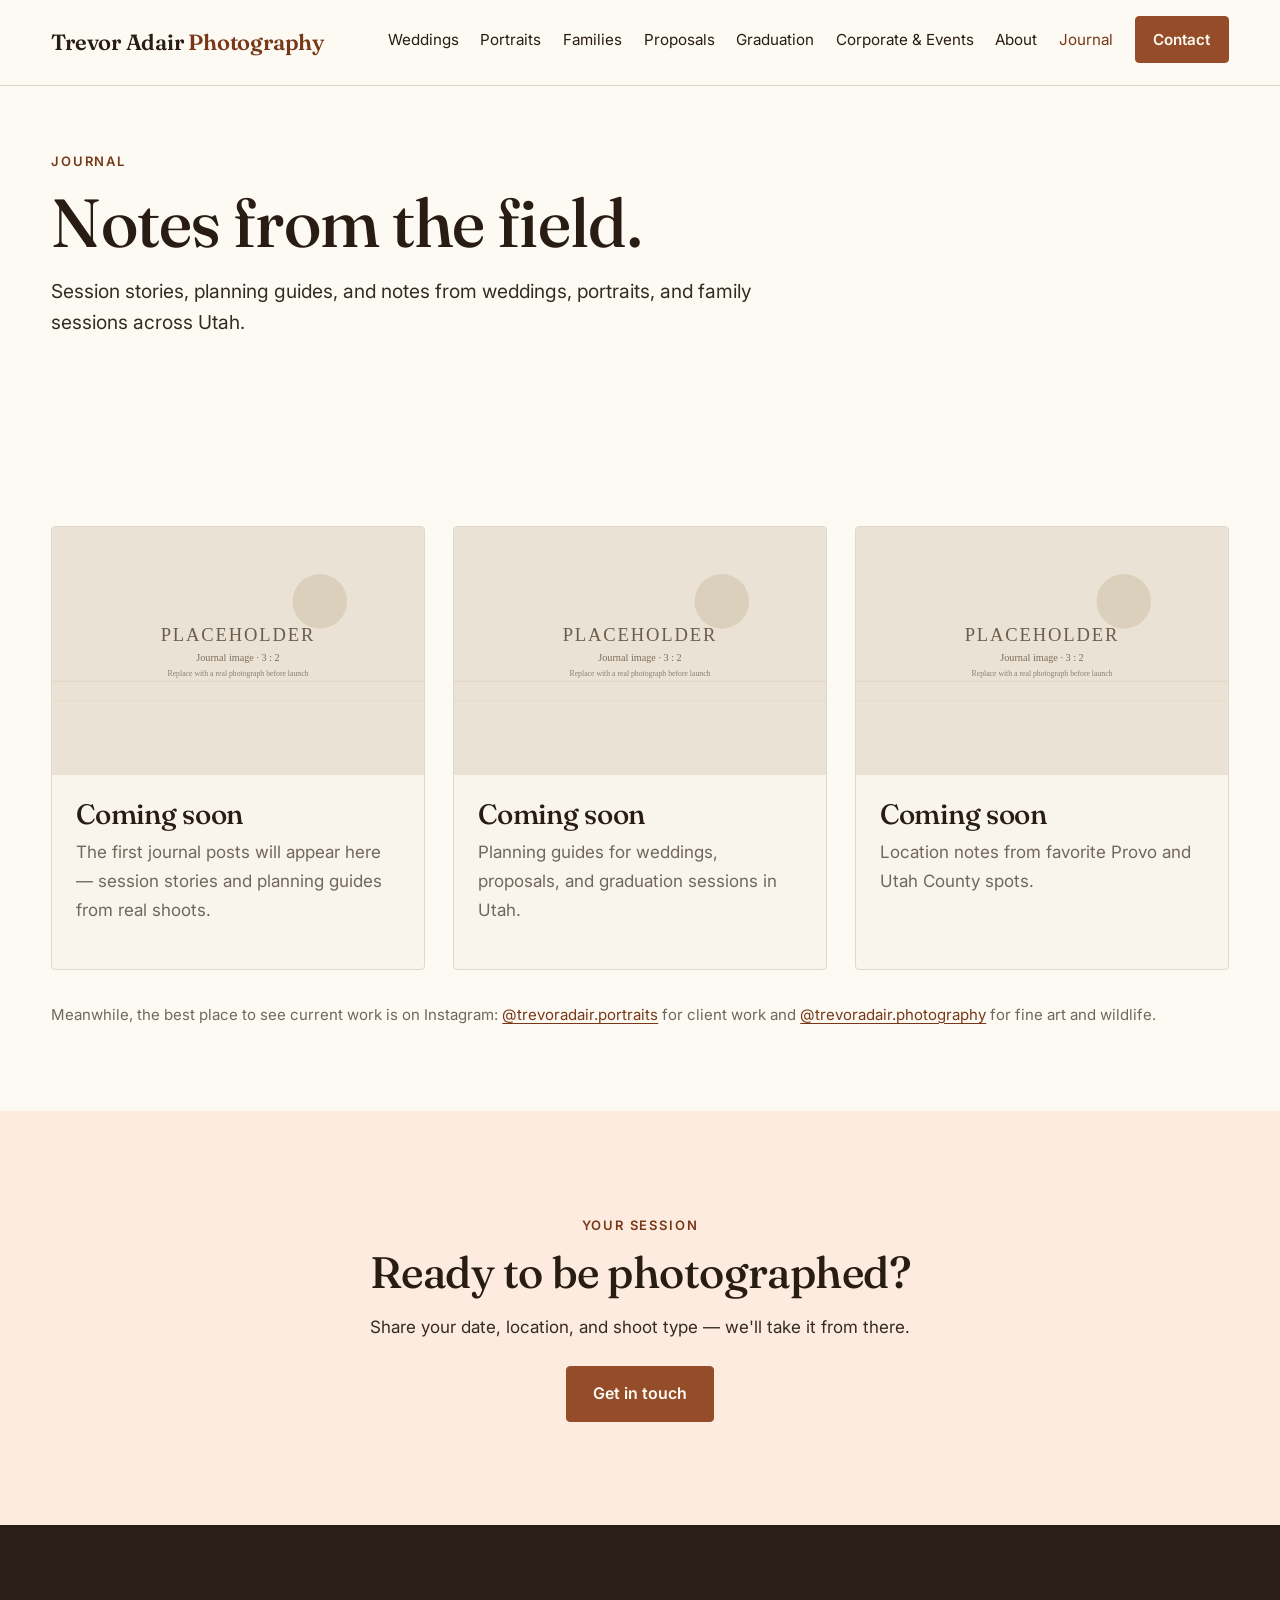
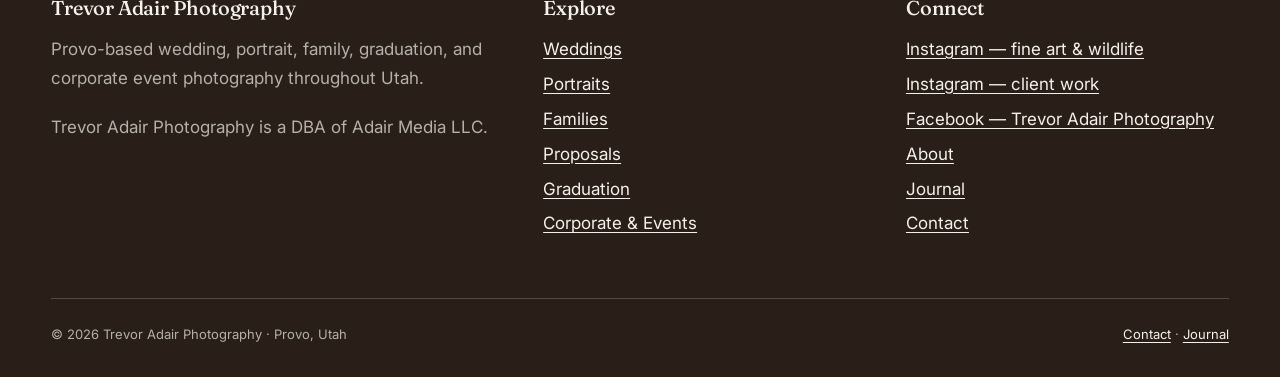
<file: journal/index.html>
<!doctype html>
<html lang="en">
<head>
  <meta charset="utf-8">
  <meta name="viewport" content="width=device-width, initial-scale=1">
  <title>Journal | Trevor Adair Photography — Provo, Utah</title>
  <meta name="description" content="The Trevor Adair Photography journal — session stories, planning guides, and notes from weddings, portraits, and family sessions across Utah. Coming soon.">
  <!-- TODO: planned domain trevoradairphotography.com is not yet purchased and DNS is not pointed; acquire and point DNS before launch (see README.md). -->
  <link rel="canonical" href="https://trevoradairphotography.com/journal/">
  <link rel="icon" href="../assets/favicon.svg" type="image/svg+xml">
  <link rel="preconnect" href="https://fonts.googleapis.com">
  <link rel="preconnect" href="https://fonts.gstatic.com" crossorigin>
  <link href="https://fonts.googleapis.com/css2?family=Fraunces:opsz,wght@9..144,500;9..144,600&family=Inter:wght@400;500;600&display=swap" rel="stylesheet">
  <link rel="stylesheet" href="../assets/css/style.css">
  <script type="application/ld+json">
  {
    "@context": "https://schema.org",
    "@type": "BreadcrumbList",
    "itemListElement": [
      { "@type": "ListItem", "position": 1, "name": "Home", "item": "https://trevoradairphotography.com/" },
      { "@type": "ListItem", "position": 2, "name": "Journal", "item": "https://trevoradairphotography.com/journal/" }
    ]
  }
  </script>
</head>
<body>
  <a class="skip-link" href="#main">Skip to content</a>

  <header class="site-header">
    <div class="container header-inner">
      <a class="wordmark" href="../">Trevor Adair <span>Photography</span></a>
      <button class="nav-toggle" type="button" aria-expanded="false" aria-controls="site-nav">Menu</button>
      <nav aria-label="Primary">
        <ul class="nav-list" id="site-nav">
          <li><a href="../weddings/">Weddings</a></li>
          <li><a href="../portraits/">Portraits</a></li>
          <li><a href="../families/">Families</a></li>
          <li><a href="../proposals/">Proposals</a></li>
          <li><a href="../graduation/">Graduation</a></li>
          <li><a href="../corporate-events/">Corporate &amp; Events</a></li>
          <li><a href="../about/">About</a></li>
          <li><a href="../journal/" aria-current="page">Journal</a></li>
          <li><a class="btn" href="../contact/">Contact</a></li>
        </ul>
      </nav>
    </div>
  </header>

  <main id="main">
    <section class="section section--tight">
      <div class="container">
        <p class="eyebrow">Journal</p>
        <h1>Notes from the field.</h1>
        <div class="prose">
          <p class="lead">Session stories, planning guides, and notes from weddings, portraits, and family sessions across Utah.</p>
        </div>
      </div>
    </section>

    <section class="section section--tight">
      <div class="container">
        <!-- Journal post cards are a shell: no posts, dates, or authors are invented here.
             TODO: add real posts (one folder per post, e.g. /journal/post-slug/index.html) before or after launch, and link each card to its post. -->
        <div class="card-grid">
          <article class="post-card">
            <!-- PLACEHOLDER: replace with a real photograph before launch (see PHOTOS.md, slot journal-1). -->
            <img src="../assets/placeholders/journal-3x2.svg" alt="Placeholder: journal post image, to be replaced with a real photograph" width="1200" height="800" loading="lazy">
            <div class="post-card__body">
              <h3>Coming soon</h3>
              <p class="muted">The first journal posts will appear here — session stories and planning guides from real shoots.</p>
            </div>
          </article>
          <article class="post-card">
            <!-- PLACEHOLDER: replace with a real photograph before launch (see PHOTOS.md, slot journal-2). -->
            <img src="../assets/placeholders/journal-3x2.svg" alt="Placeholder: journal post image, to be replaced with a real photograph" width="1200" height="800" loading="lazy">
            <div class="post-card__body">
              <h3>Coming soon</h3>
              <p class="muted">Planning guides for weddings, proposals, and graduation sessions in Utah.</p>
            </div>
          </article>
          <article class="post-card">
            <!-- PLACEHOLDER: replace with a real photograph before launch (see PHOTOS.md, slot journal-3). -->
            <img src="../assets/placeholders/journal-3x2.svg" alt="Placeholder: journal post image, to be replaced with a real photograph" width="1200" height="800" loading="lazy">
            <div class="post-card__body">
              <h3>Coming soon</h3>
              <p class="muted">Location notes from favorite Provo and Utah County spots.</p>
            </div>
          </article>
        </div>
        <p class="small muted" style="margin-top: 2rem;">Meanwhile, the best place to see current work is on Instagram: <a href="https://www.instagram.com/trevoradair.portraits/">@trevoradair.portraits</a> for client work and <a href="https://www.instagram.com/trevoradair.photography/">@trevoradair.photography</a> for fine art and wildlife.</p>
      </div>
    </section>

    <section class="section section--soft cta-band">
      <div class="container">
        <p class="eyebrow">Your session</p>
        <h2>Ready to be photographed?</h2>
        <div class="prose">
          <p>Share your date, location, and shoot type — we'll take it from there.</p>
        </div>
        <div class="btn-row" style="justify-content: center;">
          <a class="btn" href="../contact/">Get in touch</a>
        </div>
      </div>
    </section>
  </main>

  <footer class="site-footer">
    <div class="container">
      <div class="footer-grid">
        <div>
          <h3>Trevor Adair Photography</h3>
          <p>Provo-based wedding, portrait, family, graduation, and corporate event photography throughout Utah.</p>
          <p>Trevor Adair Photography is a DBA of Adair Media LLC.</p>
        </div>
        <div>
          <h3>Explore</h3>
          <ul>
            <li><a href="../weddings/">Weddings</a></li>
            <li><a href="../portraits/">Portraits</a></li>
            <li><a href="../families/">Families</a></li>
            <li><a href="../proposals/">Proposals</a></li>
            <li><a href="../graduation/">Graduation</a></li>
            <li><a href="../corporate-events/">Corporate &amp; Events</a></li>
          </ul>
        </div>
        <div>
          <h3>Connect</h3>
          <ul>
            <li><a href="https://www.instagram.com/trevoradair.photography/">Instagram — fine art &amp; wildlife</a></li>
            <li><a href="https://www.instagram.com/trevoradair.portraits/">Instagram — client work</a></li>
            <li><a href="https://www.facebook.com/trevoradair.portraits/">Facebook — Trevor Adair Photography</a></li>
            <li><a href="../about/">About</a></li>
            <li><a href="../journal/">Journal</a></li>
            <li><a href="../contact/">Contact</a></li>
          </ul>
        </div>
      </div>
      <div class="footer-bottom">
        <span>© <span data-year>2026</span> Trevor Adair Photography · Provo, Utah</span>
        <span><a href="../contact/">Contact</a> · <a href="../journal/">Journal</a></span>
      </div>
    </div>
  </footer>

  <script src="../assets/js/main.js" defer></script>
</body>
</html>
</file>
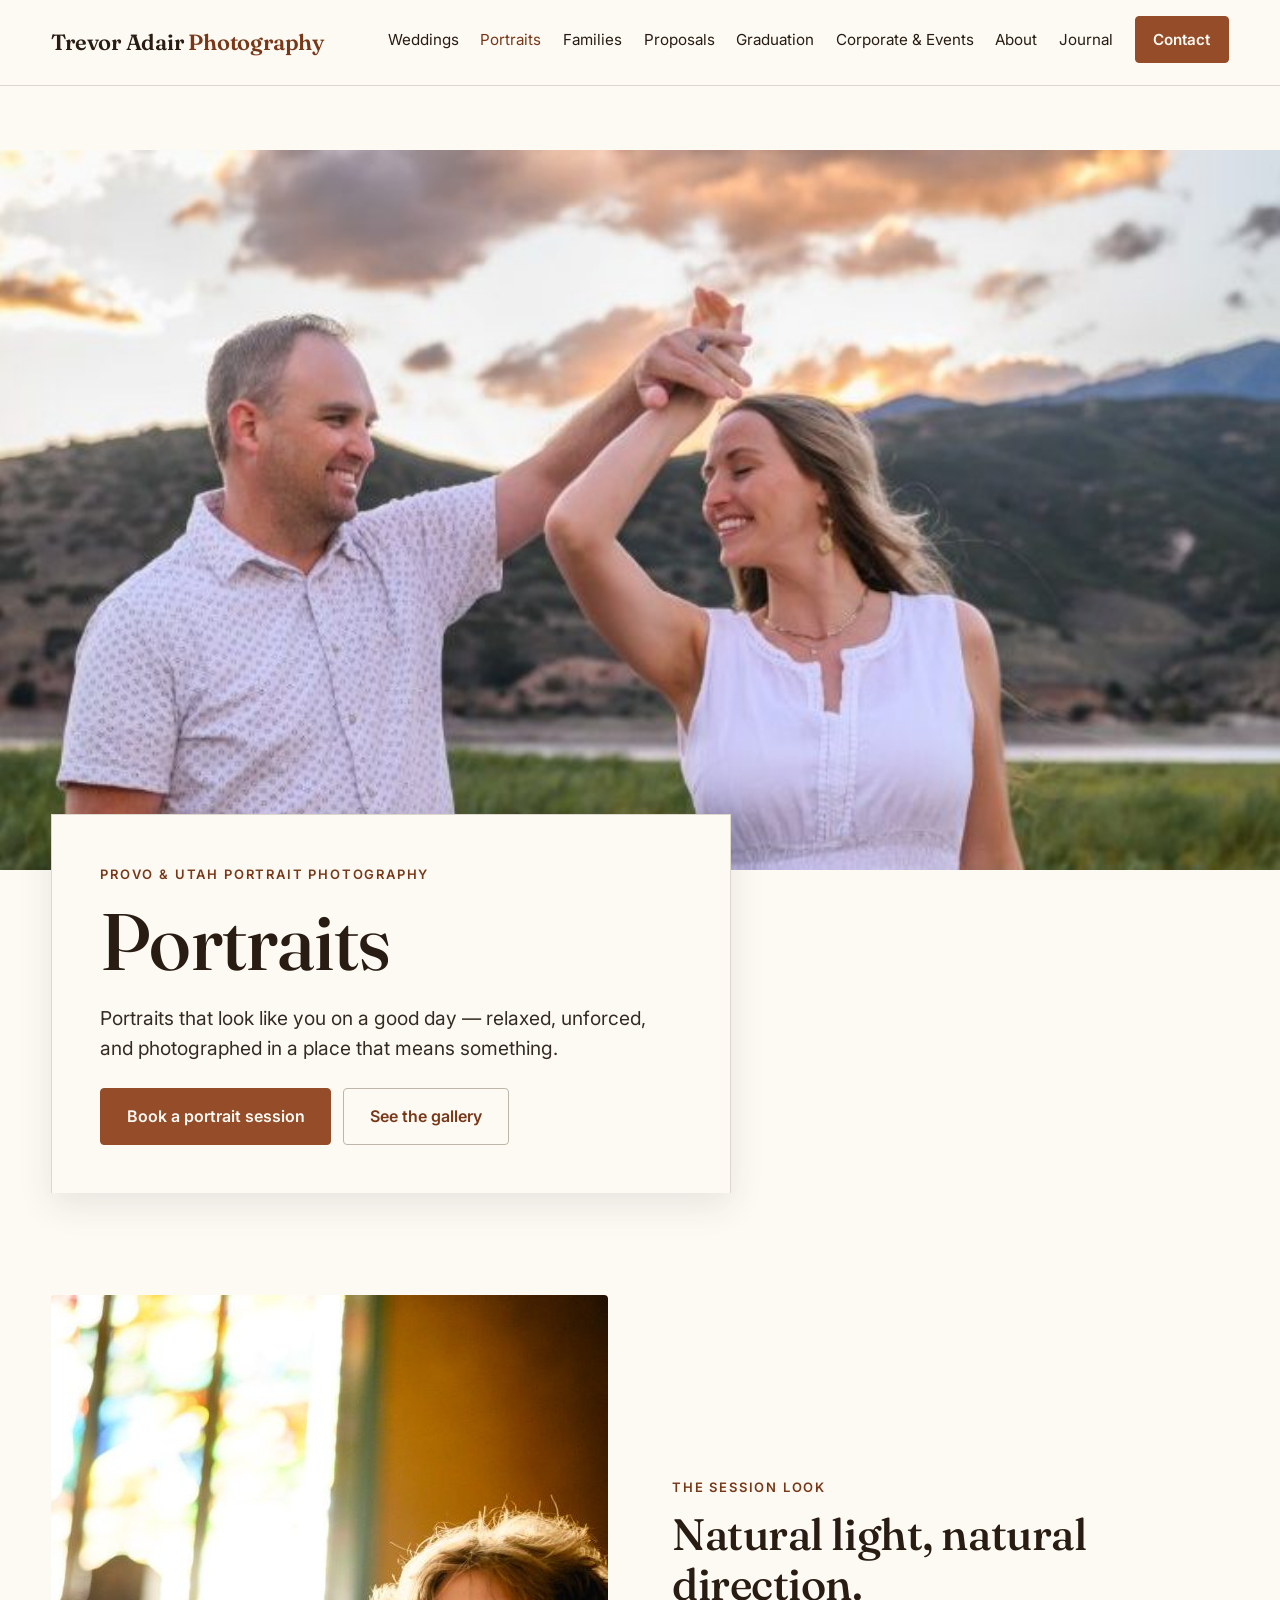
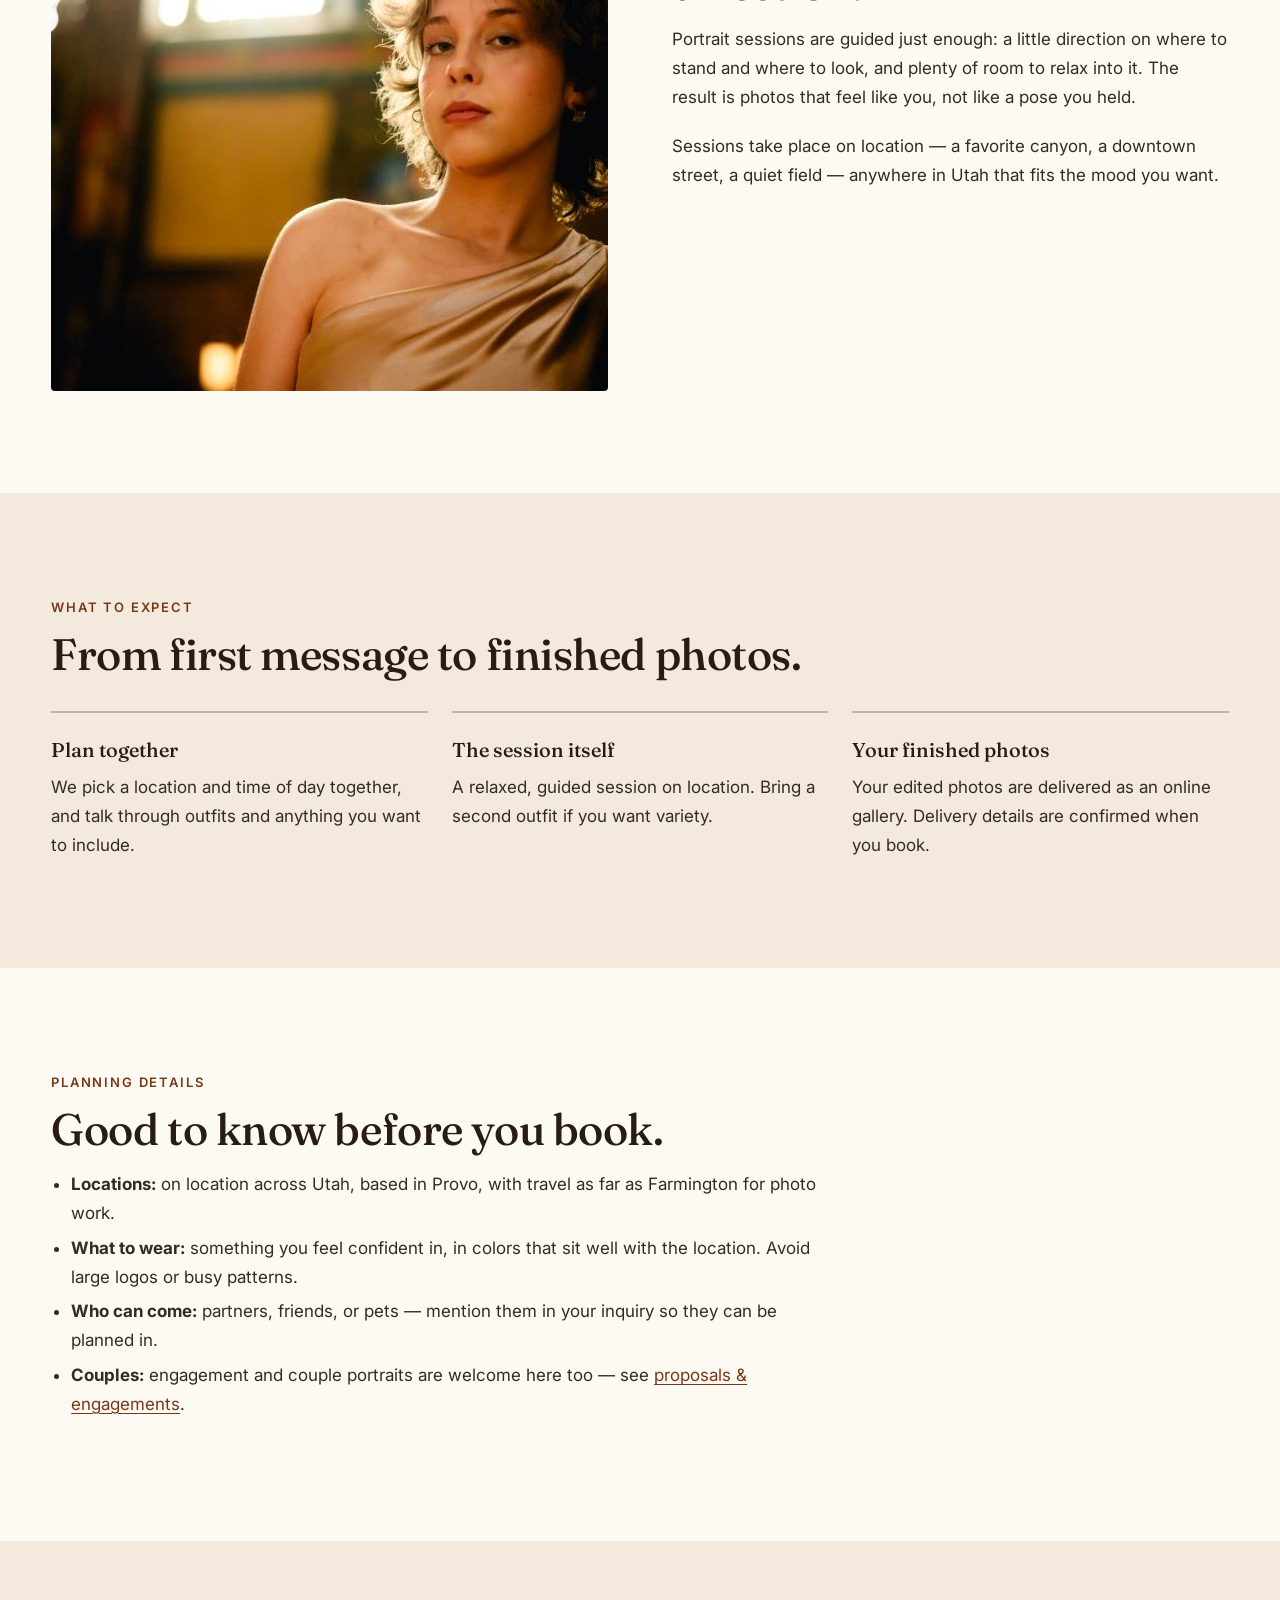
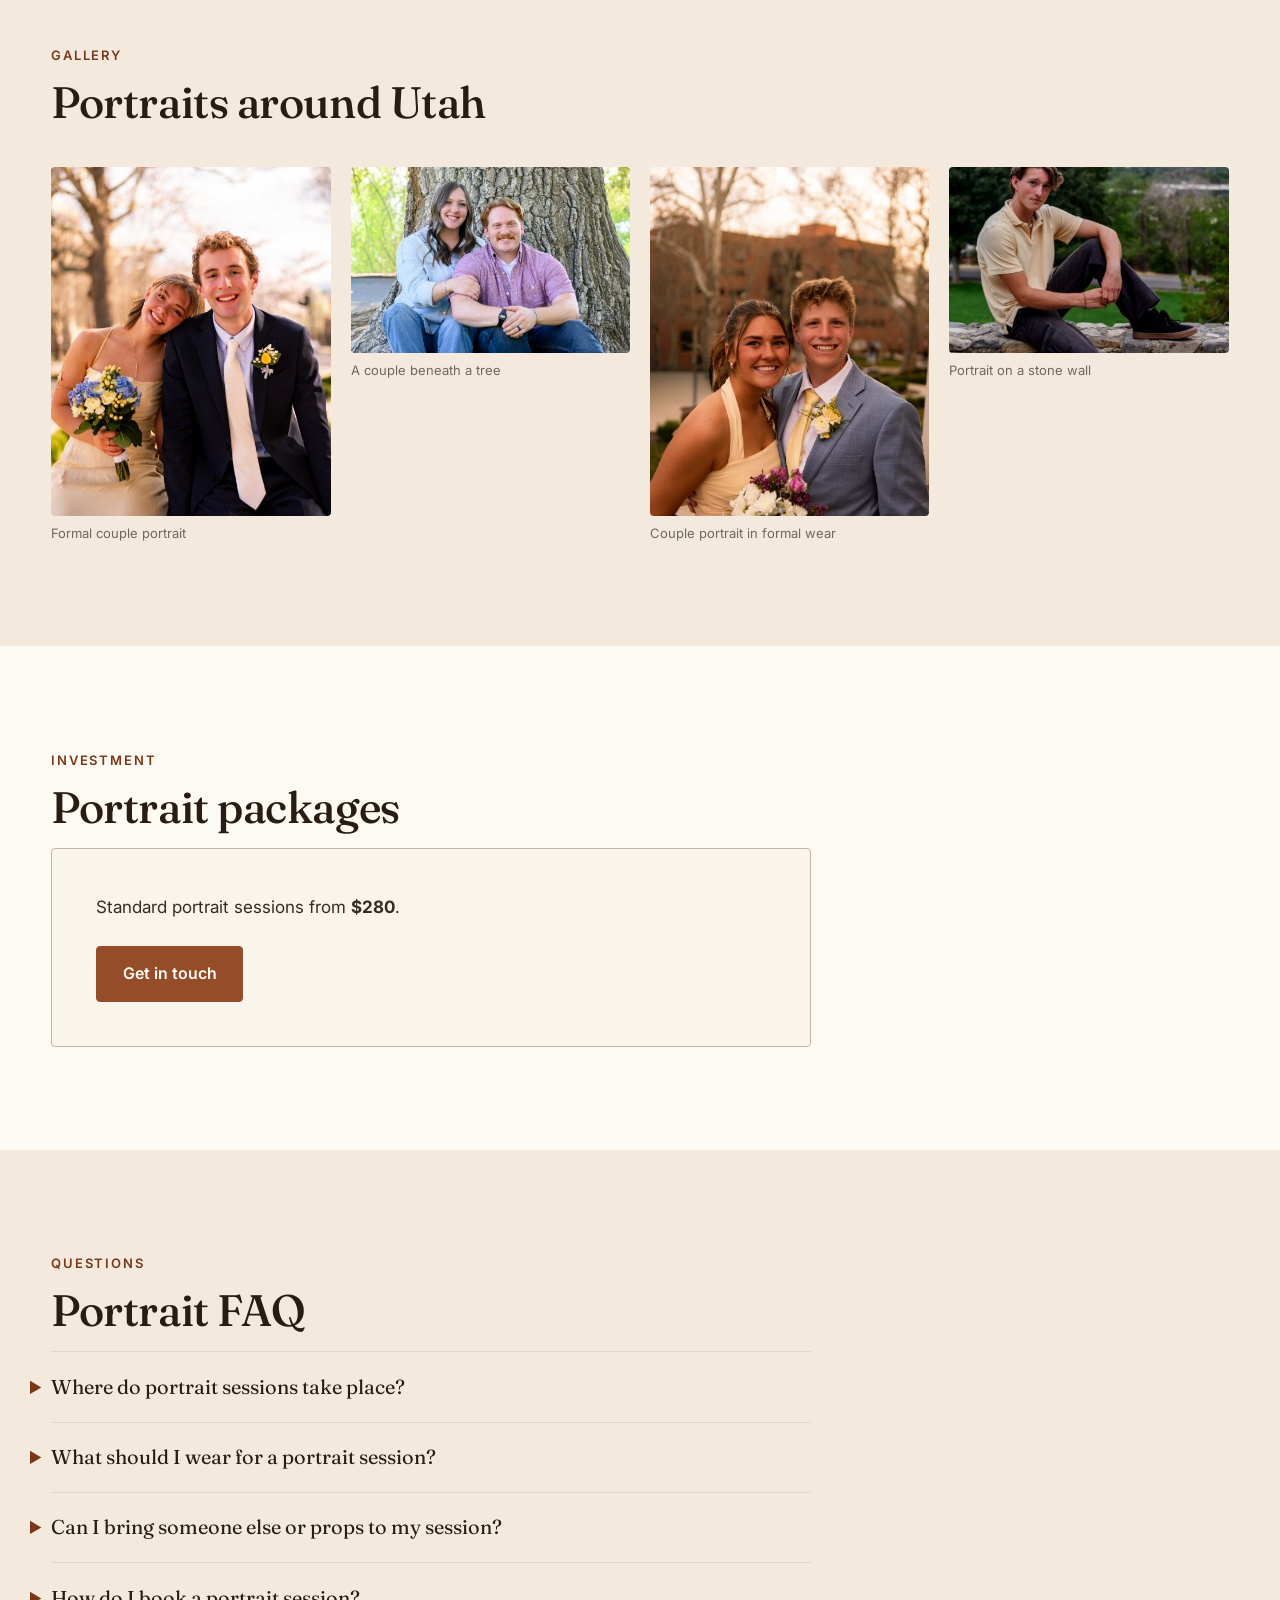
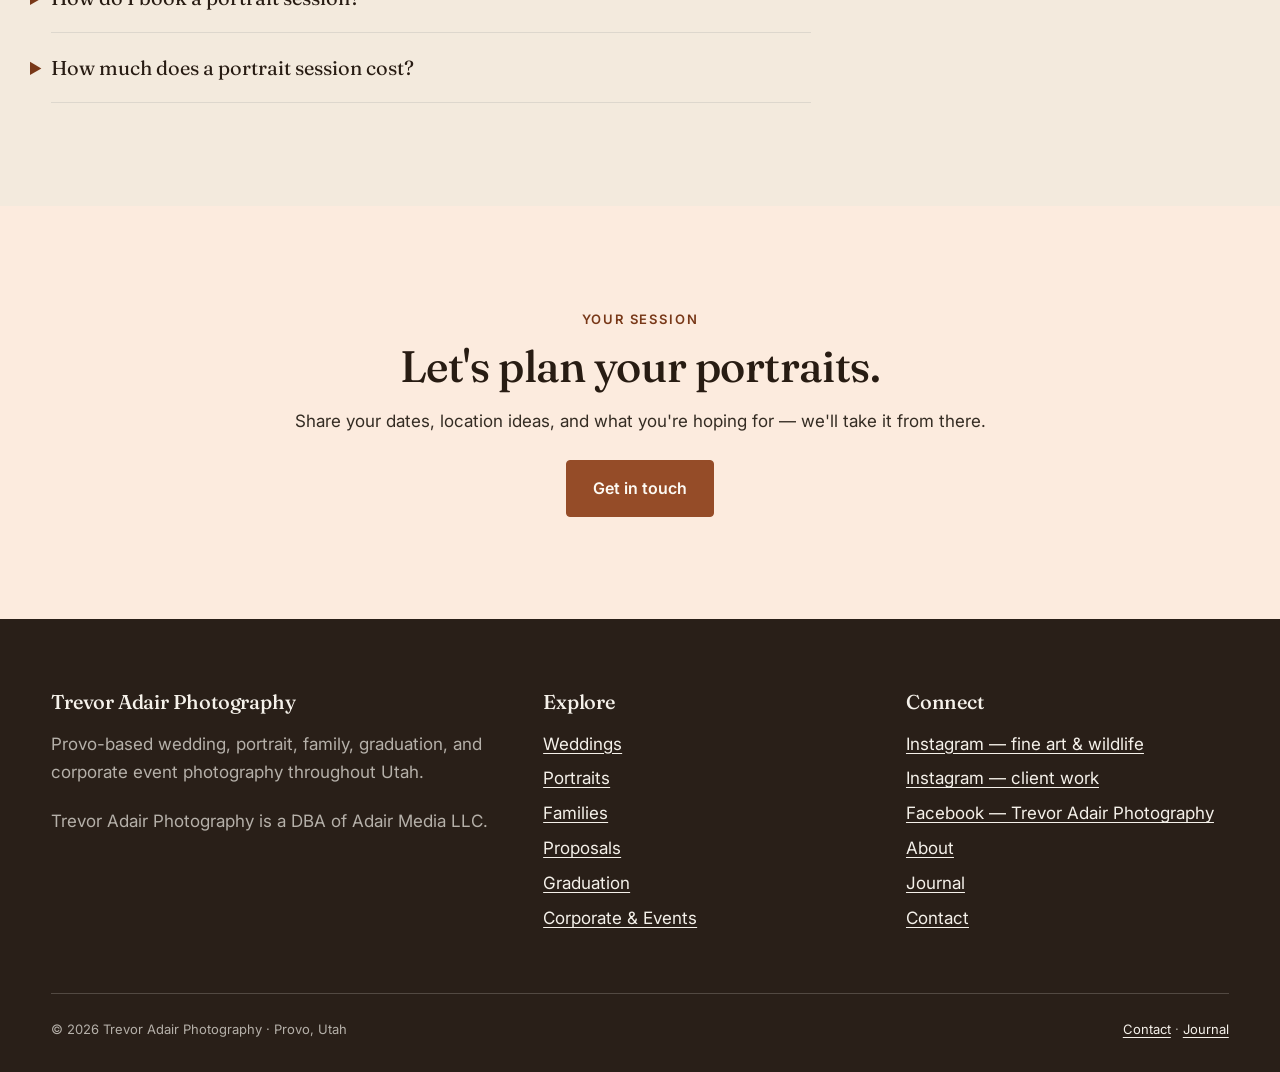
<file: portraits/index.html>
<!doctype html>
<html lang="en">
<head>
  <meta charset="utf-8">
  <meta name="viewport" content="width=device-width, initial-scale=1">
  <title>Portrait Photographer in Provo, Utah | Trevor Adair Photography</title>
  <meta name="description" content="Trevor Adair Photography offers portrait sessions in Provo and across Utah — individual and couple portraits on location, with natural light and natural direction.">
  <!-- TODO: planned domain trevoradairphotography.com is not yet purchased and DNS is not pointed; acquire and point DNS before launch (see README.md). -->
  <link rel="canonical" href="https://trevoradairphotography.com/portraits/">
  <link rel="icon" href="../assets/favicon.svg" type="image/svg+xml">
  <link rel="preconnect" href="https://fonts.googleapis.com">
  <link rel="preconnect" href="https://fonts.gstatic.com" crossorigin>
  <link href="https://fonts.googleapis.com/css2?family=Fraunces:opsz,wght@9..144,500;9..144,600&family=Inter:wght@400;500;600&display=swap" rel="stylesheet">
  <link rel="stylesheet" href="../assets/css/style.css">
  <script type="application/ld+json">
  {
    "@context": "https://schema.org",
    "@type": "FAQPage",
    "mainEntity": [
      { "@type": "Question", "name": "Where do portrait sessions take place?", "acceptedAnswer": { "@type": "Answer", "text": "Portrait sessions take place on location across Utah. Trevor Adair Photography is based in Provo and travels as far as Farmington for photo work." } },
      { "@type": "Question", "name": "What should I wear for a portrait session?", "acceptedAnswer": { "@type": "Answer", "text": "Wear something you feel confident in, in colors that sit well with the location. Avoid large logos or busy patterns, and bring a second outfit if you want variety." } },
      { "@type": "Question", "name": "Can I bring someone else or props to my session?", "acceptedAnswer": { "@type": "Answer", "text": "Yes. Mention who or what you would like to include when you get in touch, so it can be planned into the session." } },
      { "@type": "Question", "name": "How do I book a portrait session?", "acceptedAnswer": { "@type": "Answer", "text": "Send a message through the contact page with your preferred dates, location ideas, and shoot type. Availability is confirmed from your inquiry." } },
      { "@type": "Question", "name": "How much does a portrait session cost?", "acceptedAnswer": { "@type": "Answer", "text": "Standard portrait sessions start at $280. Contact Trevor Adair Photography for availability and booking details." } }
    ]
  }
  </script>
  <script type="application/ld+json">
  {
    "@context": "https://schema.org",
    "@type": "BreadcrumbList",
    "itemListElement": [
      { "@type": "ListItem", "position": 1, "name": "Home", "item": "https://trevoradairphotography.com/" },
      { "@type": "ListItem", "position": 2, "name": "Portraits", "item": "https://trevoradairphotography.com/portraits/" }
    ]
  }
  </script>
</head>
<body>
  <a class="skip-link" href="#main">Skip to content</a>

  <header class="site-header">
    <div class="container header-inner">
      <a class="wordmark" href="../">Trevor Adair <span>Photography</span></a>
      <button class="nav-toggle" type="button" aria-expanded="false" aria-controls="site-nav">Menu</button>
      <nav aria-label="Primary">
        <ul class="nav-list" id="site-nav">
          <li><a href="../weddings/">Weddings</a></li>
          <li><a href="../portraits/" aria-current="page">Portraits</a></li>
          <li><a href="../families/">Families</a></li>
          <li><a href="../proposals/">Proposals</a></li>
          <li><a href="../graduation/">Graduation</a></li>
          <li><a href="../corporate-events/">Corporate &amp; Events</a></li>
          <li><a href="../about/">About</a></li>
          <li><a href="../journal/">Journal</a></li>
          <li><a class="btn" href="../contact/">Contact</a></li>
        </ul>
      </nav>
    </div>
  </header>

  <main id="main">
    <section class="hero section section--tight">
      <div class="hero__media">
        <!-- Photo: DSC5831.jpg -->
        <img src="../assets/photos/portraits-hero.jpg" alt="A couple dancing, the man twirling the woman, at sunset in a grassy field" width="718" height="403" fetchpriority="high">
      </div>
      <div class="container">
        <div class="hero__panel">
          <p class="eyebrow">Provo &amp; Utah portrait photography</p>
          <h1>Portraits</h1>
          <p class="lead">Portraits that look like you on a good day — relaxed, unforced, and photographed in a place that means something.</p>
          <div class="btn-row">
            <a class="btn" href="../contact/">Book a portrait session</a>
            <a class="btn btn--outline" href="#gallery">See the gallery</a>
          </div>
        </div>
      </div>
    </section>

    <section class="section">
      <div class="container split">
        <div class="split__media split__media--4x5">
          <!-- Photo: DSC1149.jpg -->
          <img src="../assets/photos/portraits-look.jpg" alt="Close portrait of a young woman in a satin gown beside a stained-glass window" width="557" height="696" loading="lazy">
        </div>
        <div>
          <p class="eyebrow">The session look</p>
          <h2>Natural light, natural direction.</h2>
          <div class="prose">
            <p>Portrait sessions are guided just enough: a little direction on where to stand and where to look, and plenty of room to relax into it. The result is photos that feel like you, not like a pose you held.</p>
            <p>Sessions take place on location — a favorite canyon, a downtown street, a quiet field — anywhere in Utah that fits the mood you want.</p>
          </div>
        </div>
      </div>
    </section>

    <section class="section section--warm">
      <div class="container">
        <p class="eyebrow">What to expect</p>
        <h2>From first message to finished photos.</h2>
        <ol class="steps">
          <li><strong>Plan together</strong>We pick a location and time of day together, and talk through outfits and anything you want to include.</li>
          <li><strong>The session itself</strong>A relaxed, guided session on location. Bring a second outfit if you want variety.</li>
          <li><strong>Your finished photos</strong>Your edited photos are delivered as an online gallery. Delivery details are confirmed when you book.</li>
        </ol>
      </div>
    </section>

    <section class="section">
      <div class="container">
        <p class="eyebrow">Planning details</p>
        <h2>Good to know before you book.</h2>
        <div class="prose">
          <ul>
            <li><strong>Locations:</strong> on location across Utah, based in Provo, with travel as far as Farmington for photo work.</li>
            <li><strong>What to wear:</strong> something you feel confident in, in colors that sit well with the location. Avoid large logos or busy patterns.</li>
            <li><strong>Who can come:</strong> partners, friends, or pets — mention them in your inquiry so they can be planned in.</li>
            <li><strong>Couples:</strong> engagement and couple portraits are welcome here too — see <a href="../proposals/">proposals &amp; engagements</a>.</li>
          </ul>
        </div>
      </div>
    </section>

    <section class="section section--warm" id="gallery">
      <div class="container">
        <p class="eyebrow">Gallery</p>
        <h2>Portraits around Utah</h2>
        <div class="gallery">
          <figure>
            <!-- Photo: DSC4401.jpg -->
            <img class="ratio-4x5" src="../assets/photos/portraits-gallery-1.jpg" alt="A couple in formal wear posing together, the woman holding a bouquet" width="517" height="646" loading="lazy">
            <figcaption>Formal couple portrait</figcaption>
          </figure>
          <figure>
            <!-- Photo: DSC4461.jpg -->
            <img class="ratio-3x2" src="../assets/photos/portraits-gallery-2.jpg" alt="A couple sitting together beside a large tree" width="490" height="326" loading="lazy">
            <figcaption>A couple beneath a tree</figcaption>
          </figure>
          <figure>
            <!-- Photo: DSC5307.jpg -->
            <img class="ratio-4x5" src="../assets/photos/portraits-gallery-3.jpg" alt="A smiling couple in formal wear, the woman holding a bouquet" width="481" height="601" loading="lazy">
            <figcaption>Couple portrait in formal wear</figcaption>
          </figure>
          <figure>
            <!-- Photo: DSC3806.jpg -->
            <img class="ratio-3x2" src="../assets/photos/portraits-gallery-4.jpg" alt="A young man sitting on a stone wall in a park" width="432" height="288" loading="lazy">
            <figcaption>Portrait on a stone wall</figcaption>
          </figure>
        </div>
      </div>
    </section>

    <section class="section">
      <div class="container">
        <p class="eyebrow">Investment</p>
        <h2>Portrait packages</h2>
        <div class="investment">
          <p>Standard portrait sessions from <strong>$280</strong>.</p>
          <div class="btn-row">
            <a class="btn" href="../contact/">Get in touch</a>
          </div>
        </div>
      </div>
    </section>

    <section class="section section--warm">
      <div class="container">
        <p class="eyebrow">Questions</p>
        <h2>Portrait FAQ</h2>
        <div class="faq">
          <details>
            <summary>Where do portrait sessions take place?</summary>
            <p>Portrait sessions take place on location across Utah. Trevor Adair Photography is based in Provo and travels as far as Farmington for photo work.</p>
          </details>
          <details>
            <summary>What should I wear for a portrait session?</summary>
            <p>Wear something you feel confident in, in colors that sit well with the location. Avoid large logos or busy patterns, and bring a second outfit if you want variety.</p>
          </details>
          <details>
            <summary>Can I bring someone else or props to my session?</summary>
            <p>Yes. Mention who or what you would like to include when you get in touch, so it can be planned into the session.</p>
          </details>
          <details>
            <summary>How do I book a portrait session?</summary>
            <p>Send a message through the contact page with your preferred dates, location ideas, and shoot type. Availability is confirmed from your inquiry.</p>
          </details>
          <details>
            <summary>How much does a portrait session cost?</summary>
            <p>Standard portrait sessions start at $280. Contact Trevor Adair Photography for availability and booking details.</p>
          </details>
        </div>
      </div>
    </section>

    <section class="section section--soft cta-band">
      <div class="container">
        <p class="eyebrow">Your session</p>
        <h2>Let's plan your portraits.</h2>
        <div class="prose">
          <p>Share your dates, location ideas, and what you're hoping for — we'll take it from there.</p>
        </div>
        <div class="btn-row" style="justify-content: center;">
          <a class="btn" href="../contact/">Get in touch</a>
        </div>
      </div>
    </section>
  </main>

  <footer class="site-footer">
    <div class="container">
      <div class="footer-grid">
        <div>
          <h3>Trevor Adair Photography</h3>
          <p>Provo-based wedding, portrait, family, graduation, and corporate event photography throughout Utah.</p>
          <p>Trevor Adair Photography is a DBA of Adair Media LLC.</p>
        </div>
        <div>
          <h3>Explore</h3>
          <ul>
            <li><a href="../weddings/">Weddings</a></li>
            <li><a href="../portraits/">Portraits</a></li>
            <li><a href="../families/">Families</a></li>
            <li><a href="../proposals/">Proposals</a></li>
            <li><a href="../graduation/">Graduation</a></li>
            <li><a href="../corporate-events/">Corporate &amp; Events</a></li>
          </ul>
        </div>
        <div>
          <h3>Connect</h3>
          <ul>
            <li><a href="https://www.instagram.com/trevoradair.photography/">Instagram — fine art &amp; wildlife</a></li>
            <li><a href="https://www.instagram.com/trevoradair.portraits/">Instagram — client work</a></li>
            <li><a href="https://www.facebook.com/trevoradair.portraits/">Facebook — Trevor Adair Photography</a></li>
            <li><a href="../about/">About</a></li>
            <li><a href="../journal/">Journal</a></li>
            <li><a href="../contact/">Contact</a></li>
          </ul>
        </div>
      </div>
      <div class="footer-bottom">
        <span>© <span data-year>2026</span> Trevor Adair Photography · Provo, Utah</span>
        <span><a href="../contact/">Contact</a> · <a href="../journal/">Journal</a></span>
      </div>
    </div>
  </footer>

  <script src="../assets/js/main.js" defer></script>
</body>
</html>
</file>
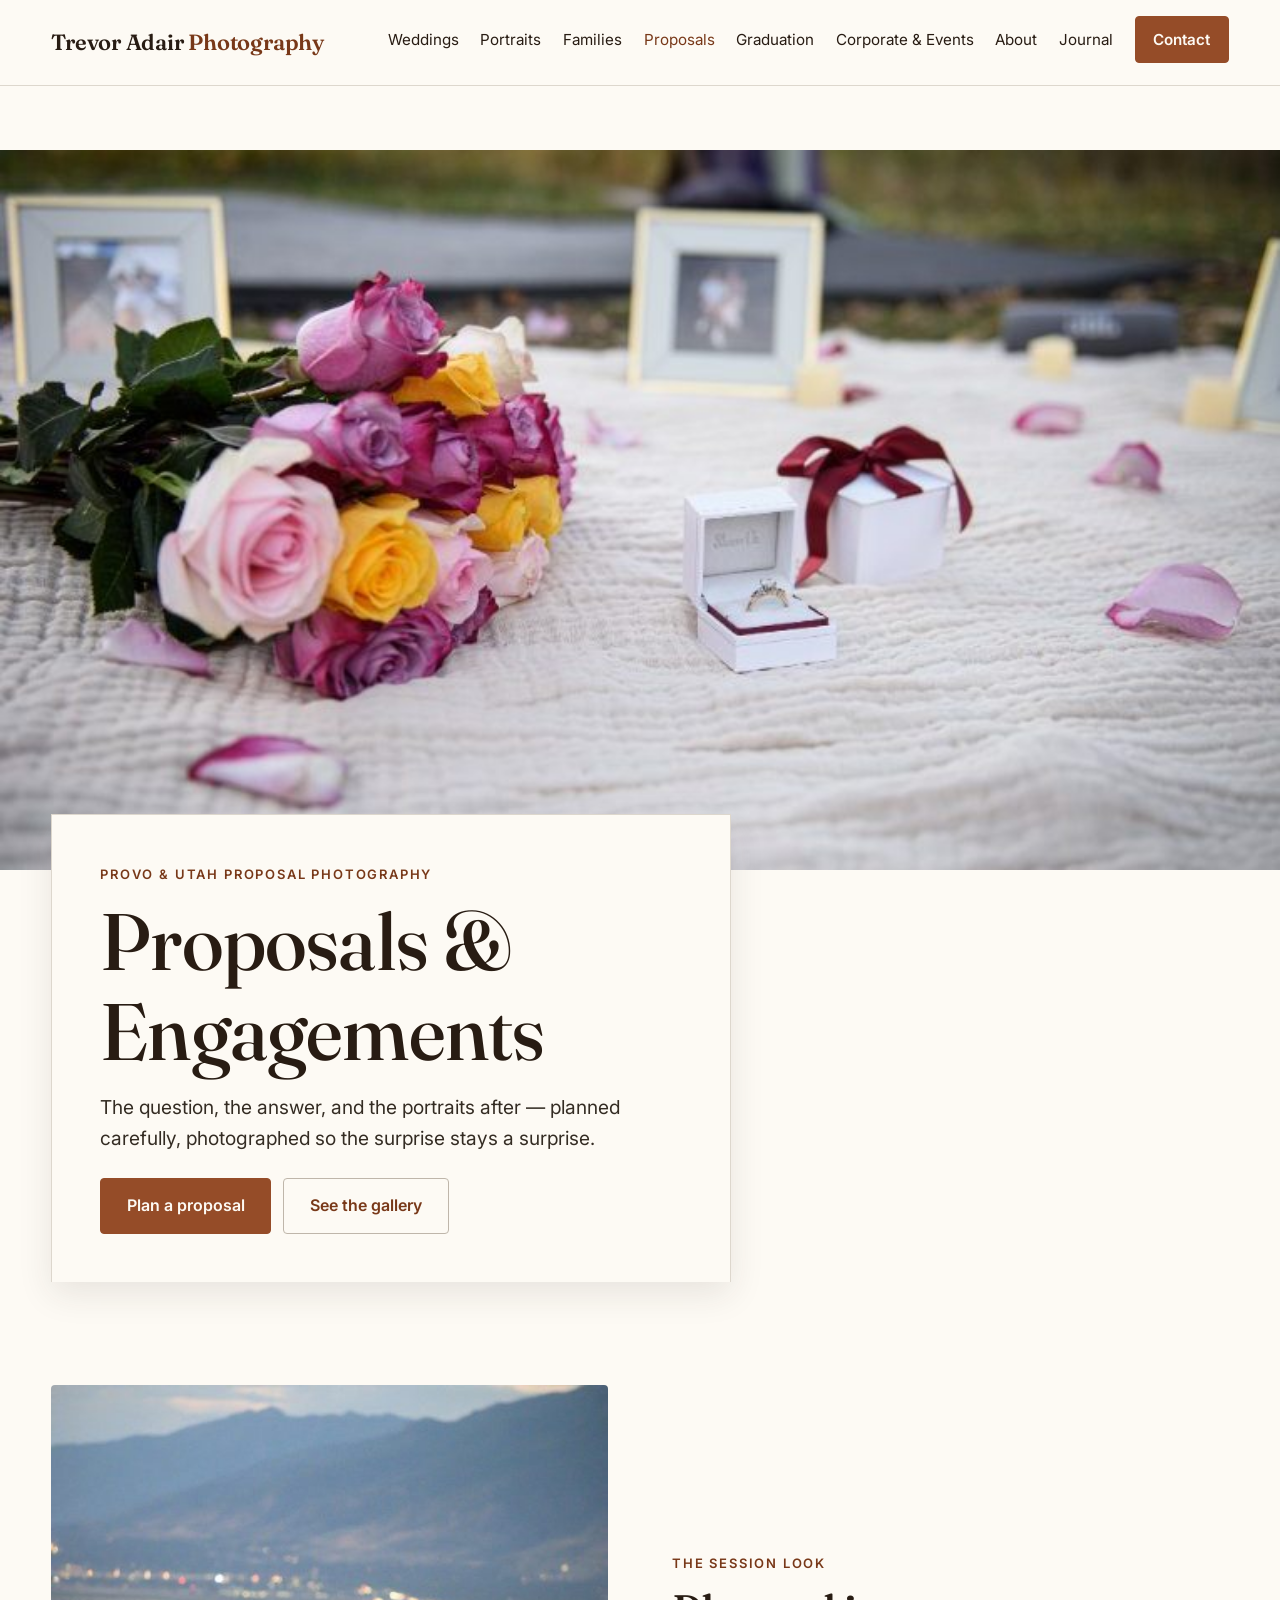
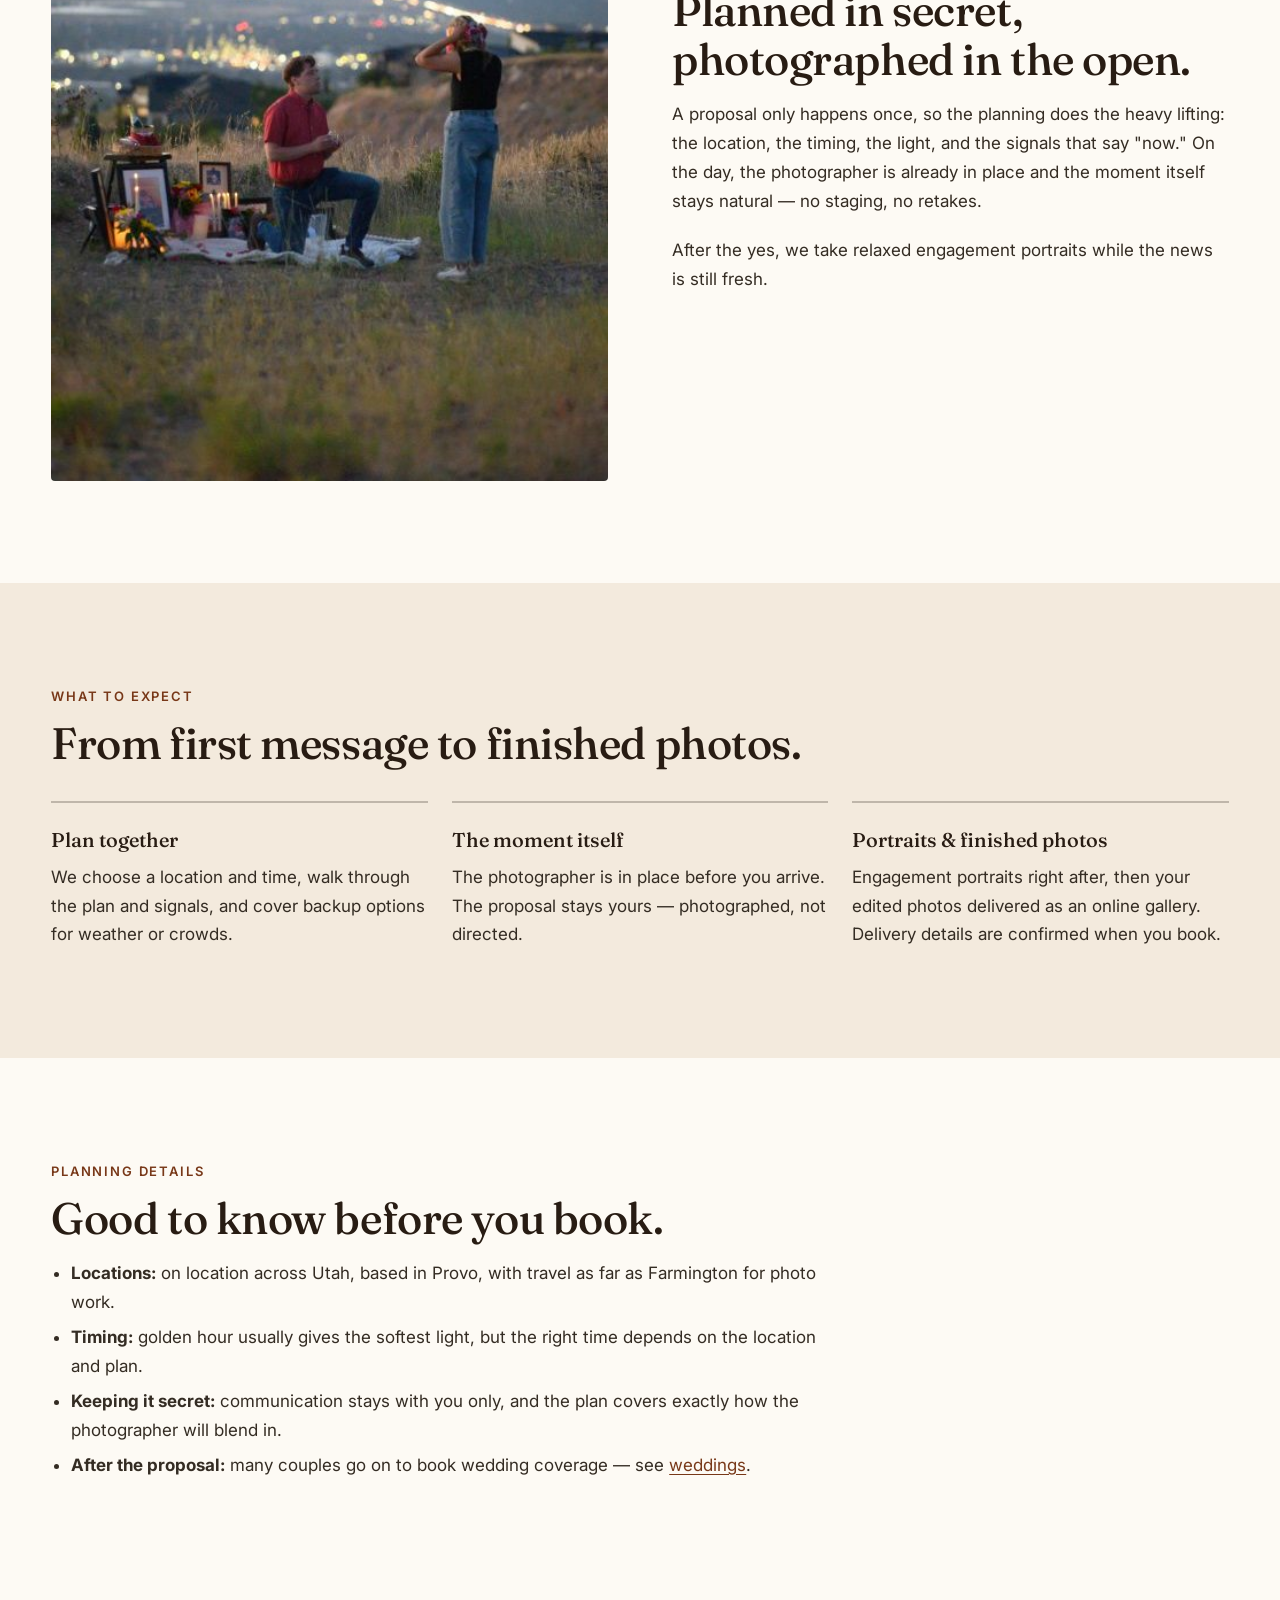
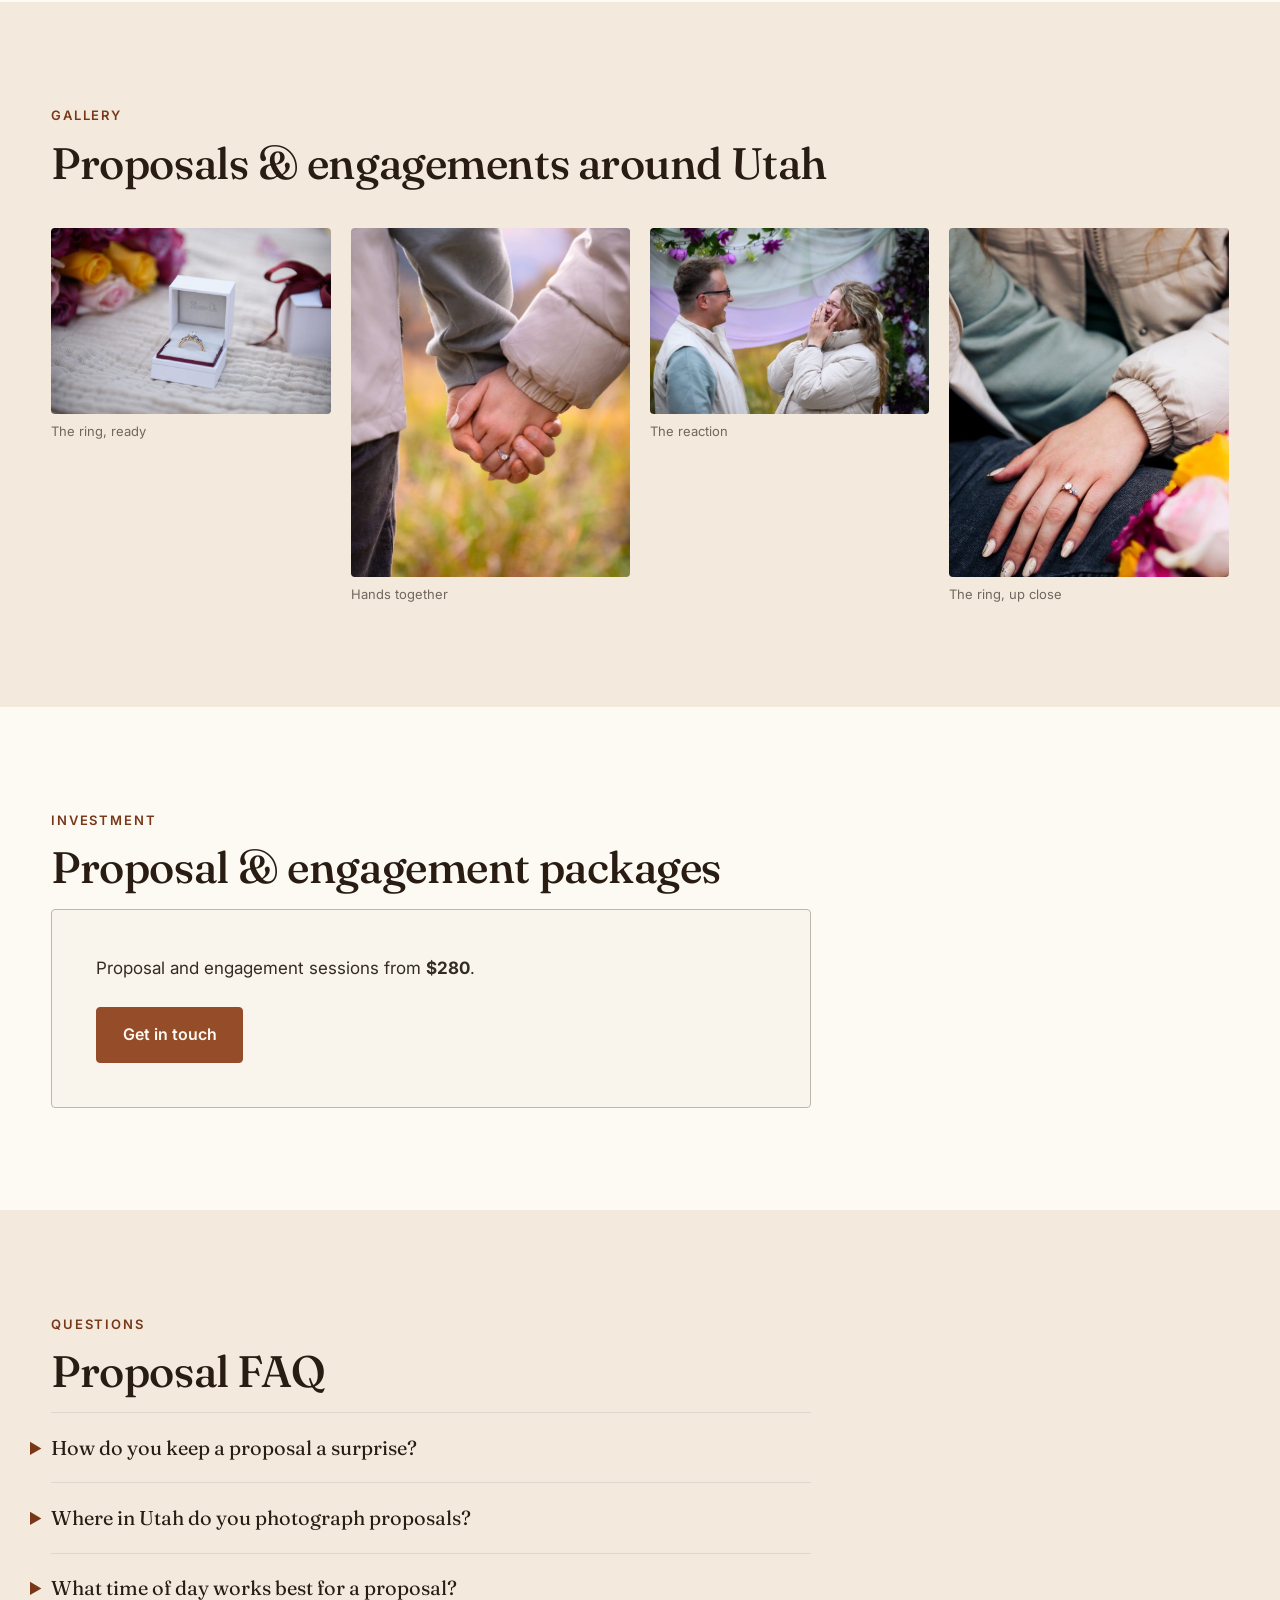
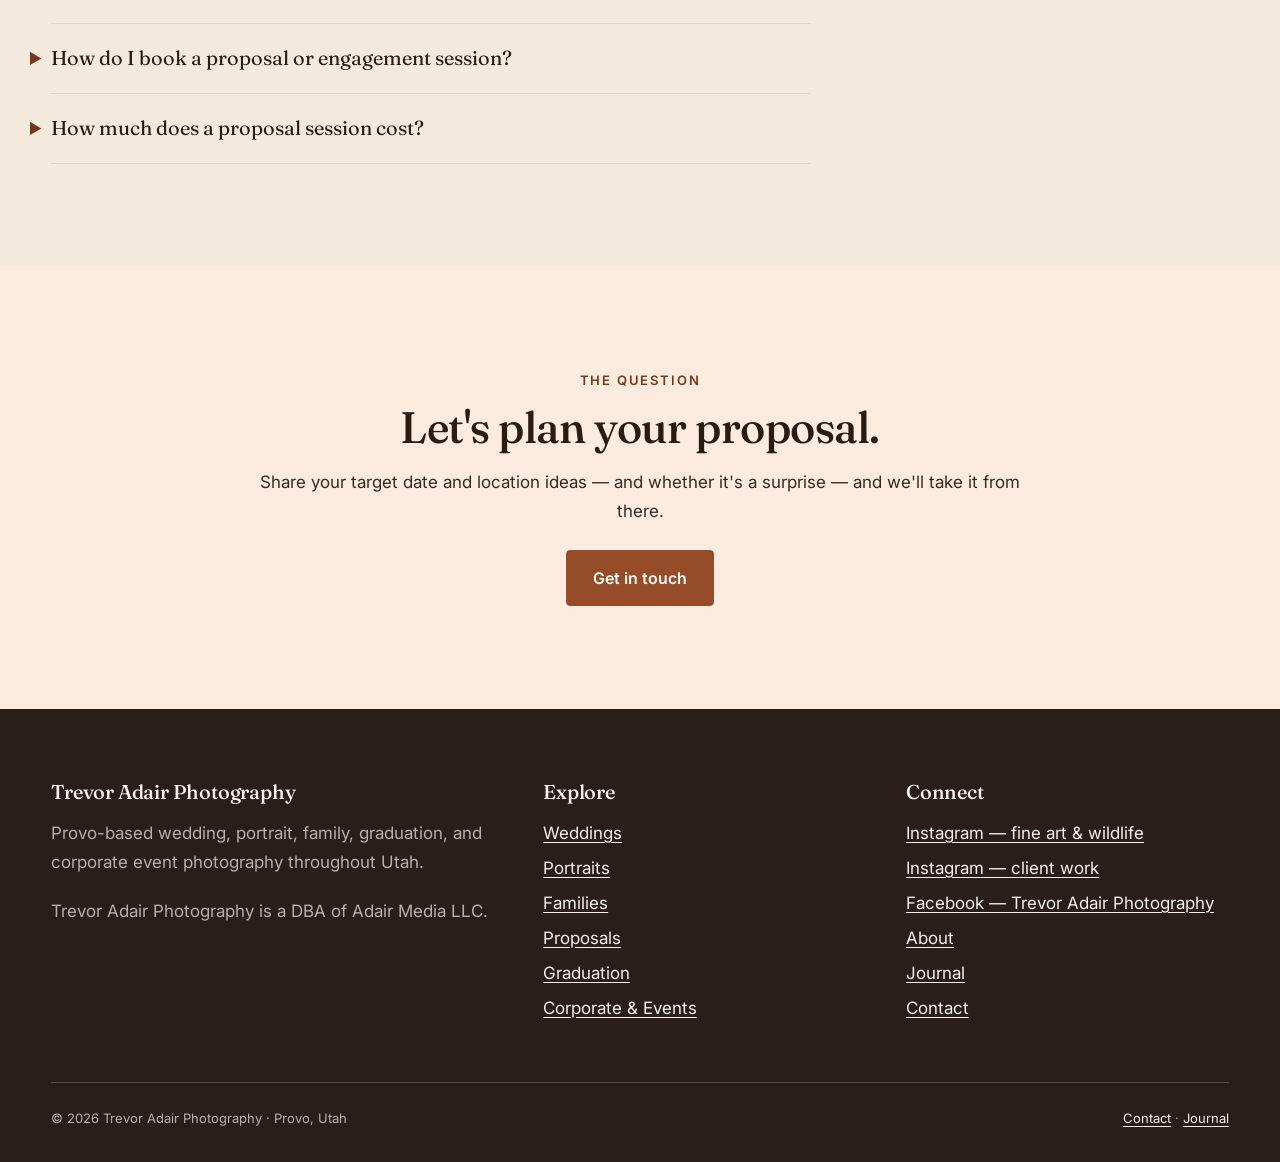
<file: proposals/index.html>
<!doctype html>
<html lang="en">
<head>
  <meta charset="utf-8">
  <meta name="viewport" content="width=device-width, initial-scale=1">
  <title>Utah Proposal &amp; Engagement Photographer | Trevor Adair Photography — Provo</title>
  <meta name="description" content="Trevor Adair Photography photographs proposals and engagement sessions across Utah, based in Provo. Plan the location and timing together so the surprise stays a surprise.">
  <!-- TODO: planned domain trevoradairphotography.com is not yet purchased and DNS is not pointed; acquire and point DNS before launch (see README.md). -->
  <link rel="canonical" href="https://trevoradairphotography.com/proposals/">
  <link rel="icon" href="../assets/favicon.svg" type="image/svg+xml">
  <link rel="preconnect" href="https://fonts.googleapis.com">
  <link rel="preconnect" href="https://fonts.gstatic.com" crossorigin>
  <link href="https://fonts.googleapis.com/css2?family=Fraunces:opsz,wght@9..144,500;9..144,600&family=Inter:wght@400;500;600&display=swap" rel="stylesheet">
  <link rel="stylesheet" href="../assets/css/style.css">
  <script type="application/ld+json">
  {
    "@context": "https://schema.org",
    "@type": "FAQPage",
    "mainEntity": [
      { "@type": "Question", "name": "How do you keep a proposal a surprise?", "acceptedAnswer": { "@type": "Answer", "text": "We plan the location, timing, and signals together ahead of time, so the photographer is already in place and the moment itself stays natural." } },
      { "@type": "Question", "name": "Where in Utah do you photograph proposals?", "acceptedAnswer": { "@type": "Answer", "text": "Proposals and engagement sessions take place on location across Utah. Trevor Adair Photography is based in Provo and travels as far as Farmington for photo work." } },
      { "@type": "Question", "name": "What time of day works best for a proposal?", "acceptedAnswer": { "@type": "Answer", "text": "Golden hour — the hour before sunset — usually gives the softest light, but the right time also depends on the location and the plan. We choose it together." } },
      { "@type": "Question", "name": "How do I book a proposal or engagement session?", "acceptedAnswer": { "@type": "Answer", "text": "Send a message through the contact page with your target date, location ideas, and whether it is a surprise. Availability is confirmed from your inquiry." } },
      { "@type": "Question", "name": "How much does a proposal session cost?", "acceptedAnswer": { "@type": "Answer", "text": "Proposal and engagement sessions start at $280. Contact Trevor Adair Photography for availability and booking details." } }
    ]
  }
  </script>
  <script type="application/ld+json">
  {
    "@context": "https://schema.org",
    "@type": "BreadcrumbList",
    "itemListElement": [
      { "@type": "ListItem", "position": 1, "name": "Home", "item": "https://trevoradairphotography.com/" },
      { "@type": "ListItem", "position": 2, "name": "Proposals", "item": "https://trevoradairphotography.com/proposals/" }
    ]
  }
  </script>
</head>
<body>
  <a class="skip-link" href="#main">Skip to content</a>

  <header class="site-header">
    <div class="container header-inner">
      <a class="wordmark" href="../">Trevor Adair <span>Photography</span></a>
      <button class="nav-toggle" type="button" aria-expanded="false" aria-controls="site-nav">Menu</button>
      <nav aria-label="Primary">
        <ul class="nav-list" id="site-nav">
          <li><a href="../weddings/">Weddings</a></li>
          <li><a href="../portraits/">Portraits</a></li>
          <li><a href="../families/">Families</a></li>
          <li><a href="../proposals/" aria-current="page">Proposals</a></li>
          <li><a href="../graduation/">Graduation</a></li>
          <li><a href="../corporate-events/">Corporate &amp; Events</a></li>
          <li><a href="../about/">About</a></li>
          <li><a href="../journal/">Journal</a></li>
          <li><a class="btn" href="../contact/">Contact</a></li>
        </ul>
      </nav>
    </div>
  </header>

  <main id="main">
    <section class="hero section section--tight">
      <div class="hero__media">
        <!-- Photo: DSC_0840.jpg -->
        <img src="../assets/photos/proposals-hero.jpg" alt="An engagement ring in an open box beside roses and framed photos on a blanket" width="765" height="430" fetchpriority="high">
      </div>
      <div class="container">
        <div class="hero__panel">
          <p class="eyebrow">Provo &amp; Utah proposal photography</p>
          <h1>Proposals &amp; Engagements</h1>
          <p class="lead">The question, the answer, and the portraits after — planned carefully, photographed so the surprise stays a surprise.</p>
          <div class="btn-row">
            <a class="btn" href="../contact/">Plan a proposal</a>
            <a class="btn btn--outline" href="#gallery">See the gallery</a>
          </div>
        </div>
      </div>
    </section>

    <section class="section">
      <div class="container split">
        <div class="split__media split__media--4x5">
          <!-- Photo: DSC2597.jpg -->
          <img src="../assets/photos/proposals-look.jpg" alt="A man on one knee as a woman lifts a blindfold, candles and photos arranged around them" width="485" height="606" loading="lazy">
        </div>
        <div>
          <p class="eyebrow">The session look</p>
          <h2>Planned in secret, photographed in the open.</h2>
          <div class="prose">
            <p>A proposal only happens once, so the planning does the heavy lifting: the location, the timing, the light, and the signals that say "now." On the day, the photographer is already in place and the moment itself stays natural — no staging, no retakes.</p>
            <p>After the yes, we take relaxed engagement portraits while the news is still fresh.</p>
          </div>
        </div>
      </div>
    </section>

    <section class="section section--warm">
      <div class="container">
        <p class="eyebrow">What to expect</p>
        <h2>From first message to finished photos.</h2>
        <ol class="steps">
          <li><strong>Plan together</strong>We choose a location and time, walk through the plan and signals, and cover backup options for weather or crowds.</li>
          <li><strong>The moment itself</strong>The photographer is in place before you arrive. The proposal stays yours — photographed, not directed.</li>
          <li><strong>Portraits &amp; finished photos</strong>Engagement portraits right after, then your edited photos delivered as an online gallery. Delivery details are confirmed when you book.</li>
        </ol>
      </div>
    </section>

    <section class="section">
      <div class="container">
        <p class="eyebrow">Planning details</p>
        <h2>Good to know before you book.</h2>
        <div class="prose">
          <ul>
            <li><strong>Locations:</strong> on location across Utah, based in Provo, with travel as far as Farmington for photo work.</li>
            <li><strong>Timing:</strong> golden hour usually gives the softest light, but the right time depends on the location and plan.</li>
            <li><strong>Keeping it secret:</strong> communication stays with you only, and the plan covers exactly how the photographer will blend in.</li>
            <li><strong>After the proposal:</strong> many couples go on to book wedding coverage — see <a href="../weddings/">weddings</a>.</li>
          </ul>
        </div>
      </div>
    </section>

    <section class="section section--warm" id="gallery">
      <div class="container">
        <p class="eyebrow">Gallery</p>
        <h2>Proposals &amp; engagements around Utah</h2>
        <div class="gallery">
          <figure>
            <!-- Photo: DSC_0836.jpg -->
            <img class="ratio-3x2" src="../assets/photos/proposals-gallery-1.jpg" alt="An engagement ring in an open box beside a bouquet of roses" width="868" height="579" loading="lazy">
            <figcaption>The ring, ready</figcaption>
          </figure>
          <figure>
            <!-- Photo: DSC6998.jpg -->
            <img class="ratio-4x5" src="../assets/photos/proposals-gallery-2.jpg" alt="A couple holding hands, the woman's engagement ring visible" width="600" height="751" loading="lazy">
            <figcaption>Hands together</figcaption>
          </figure>
          <figure>
            <!-- Photo: DSC6932.jpg -->
            <img class="ratio-3x2" src="../assets/photos/proposals-gallery-3.jpg" alt="A woman covering her face in happy tears as her partner laughs, under a decorated arch" width="781" height="520" loading="lazy">
            <figcaption>The reaction</figcaption>
          </figure>
          <figure>
            <!-- Photo: DSC_0990.jpg -->
            <img class="ratio-4x5" src="../assets/photos/proposals-gallery-4.jpg" alt="A close-up of a woman's hand showing her engagement ring" width="499" height="623" loading="lazy">
            <figcaption>The ring, up close</figcaption>
          </figure>
        </div>
      </div>
    </section>

    <section class="section">
      <div class="container">
        <p class="eyebrow">Investment</p>
        <h2>Proposal &amp; engagement packages</h2>
        <div class="investment">
          <p>Proposal and engagement sessions from <strong>$280</strong>.</p>
          <div class="btn-row">
            <a class="btn" href="../contact/">Get in touch</a>
          </div>
        </div>
      </div>
    </section>

    <section class="section section--warm">
      <div class="container">
        <p class="eyebrow">Questions</p>
        <h2>Proposal FAQ</h2>
        <div class="faq">
          <details>
            <summary>How do you keep a proposal a surprise?</summary>
            <p>We plan the location, timing, and signals together ahead of time, so the photographer is already in place and the moment itself stays natural.</p>
          </details>
          <details>
            <summary>Where in Utah do you photograph proposals?</summary>
            <p>Proposals and engagement sessions take place on location across Utah. Trevor Adair Photography is based in Provo and travels as far as Farmington for photo work.</p>
          </details>
          <details>
            <summary>What time of day works best for a proposal?</summary>
            <p>Golden hour — the hour before sunset — usually gives the softest light, but the right time also depends on the location and the plan. We choose it together.</p>
          </details>
          <details>
            <summary>How do I book a proposal or engagement session?</summary>
            <p>Send a message through the contact page with your target date, location ideas, and whether it is a surprise. Availability is confirmed from your inquiry.</p>
          </details>
          <details>
            <summary>How much does a proposal session cost?</summary>
            <p>Proposal and engagement sessions start at $280. Contact Trevor Adair Photography for availability and booking details.</p>
          </details>
        </div>
      </div>
    </section>

    <section class="section section--soft cta-band">
      <div class="container">
        <p class="eyebrow">The question</p>
        <h2>Let's plan your proposal.</h2>
        <div class="prose">
          <p>Share your target date and location ideas — and whether it's a surprise — and we'll take it from there.</p>
        </div>
        <div class="btn-row" style="justify-content: center;">
          <a class="btn" href="../contact/">Get in touch</a>
        </div>
      </div>
    </section>
  </main>

  <footer class="site-footer">
    <div class="container">
      <div class="footer-grid">
        <div>
          <h3>Trevor Adair Photography</h3>
          <p>Provo-based wedding, portrait, family, graduation, and corporate event photography throughout Utah.</p>
          <p>Trevor Adair Photography is a DBA of Adair Media LLC.</p>
        </div>
        <div>
          <h3>Explore</h3>
          <ul>
            <li><a href="../weddings/">Weddings</a></li>
            <li><a href="../portraits/">Portraits</a></li>
            <li><a href="../families/">Families</a></li>
            <li><a href="../proposals/">Proposals</a></li>
            <li><a href="../graduation/">Graduation</a></li>
            <li><a href="../corporate-events/">Corporate &amp; Events</a></li>
          </ul>
        </div>
        <div>
          <h3>Connect</h3>
          <ul>
            <li><a href="https://www.instagram.com/trevoradair.photography/">Instagram — fine art &amp; wildlife</a></li>
            <li><a href="https://www.instagram.com/trevoradair.portraits/">Instagram — client work</a></li>
            <li><a href="https://www.facebook.com/trevoradair.portraits/">Facebook — Trevor Adair Photography</a></li>
            <li><a href="../about/">About</a></li>
            <li><a href="../journal/">Journal</a></li>
            <li><a href="../contact/">Contact</a></li>
          </ul>
        </div>
      </div>
      <div class="footer-bottom">
        <span>© <span data-year>2026</span> Trevor Adair Photography · Provo, Utah</span>
        <span><a href="../contact/">Contact</a> · <a href="../journal/">Journal</a></span>
      </div>
    </div>
  </footer>

  <script src="../assets/js/main.js" defer></script>
</body>
</html>
</file>
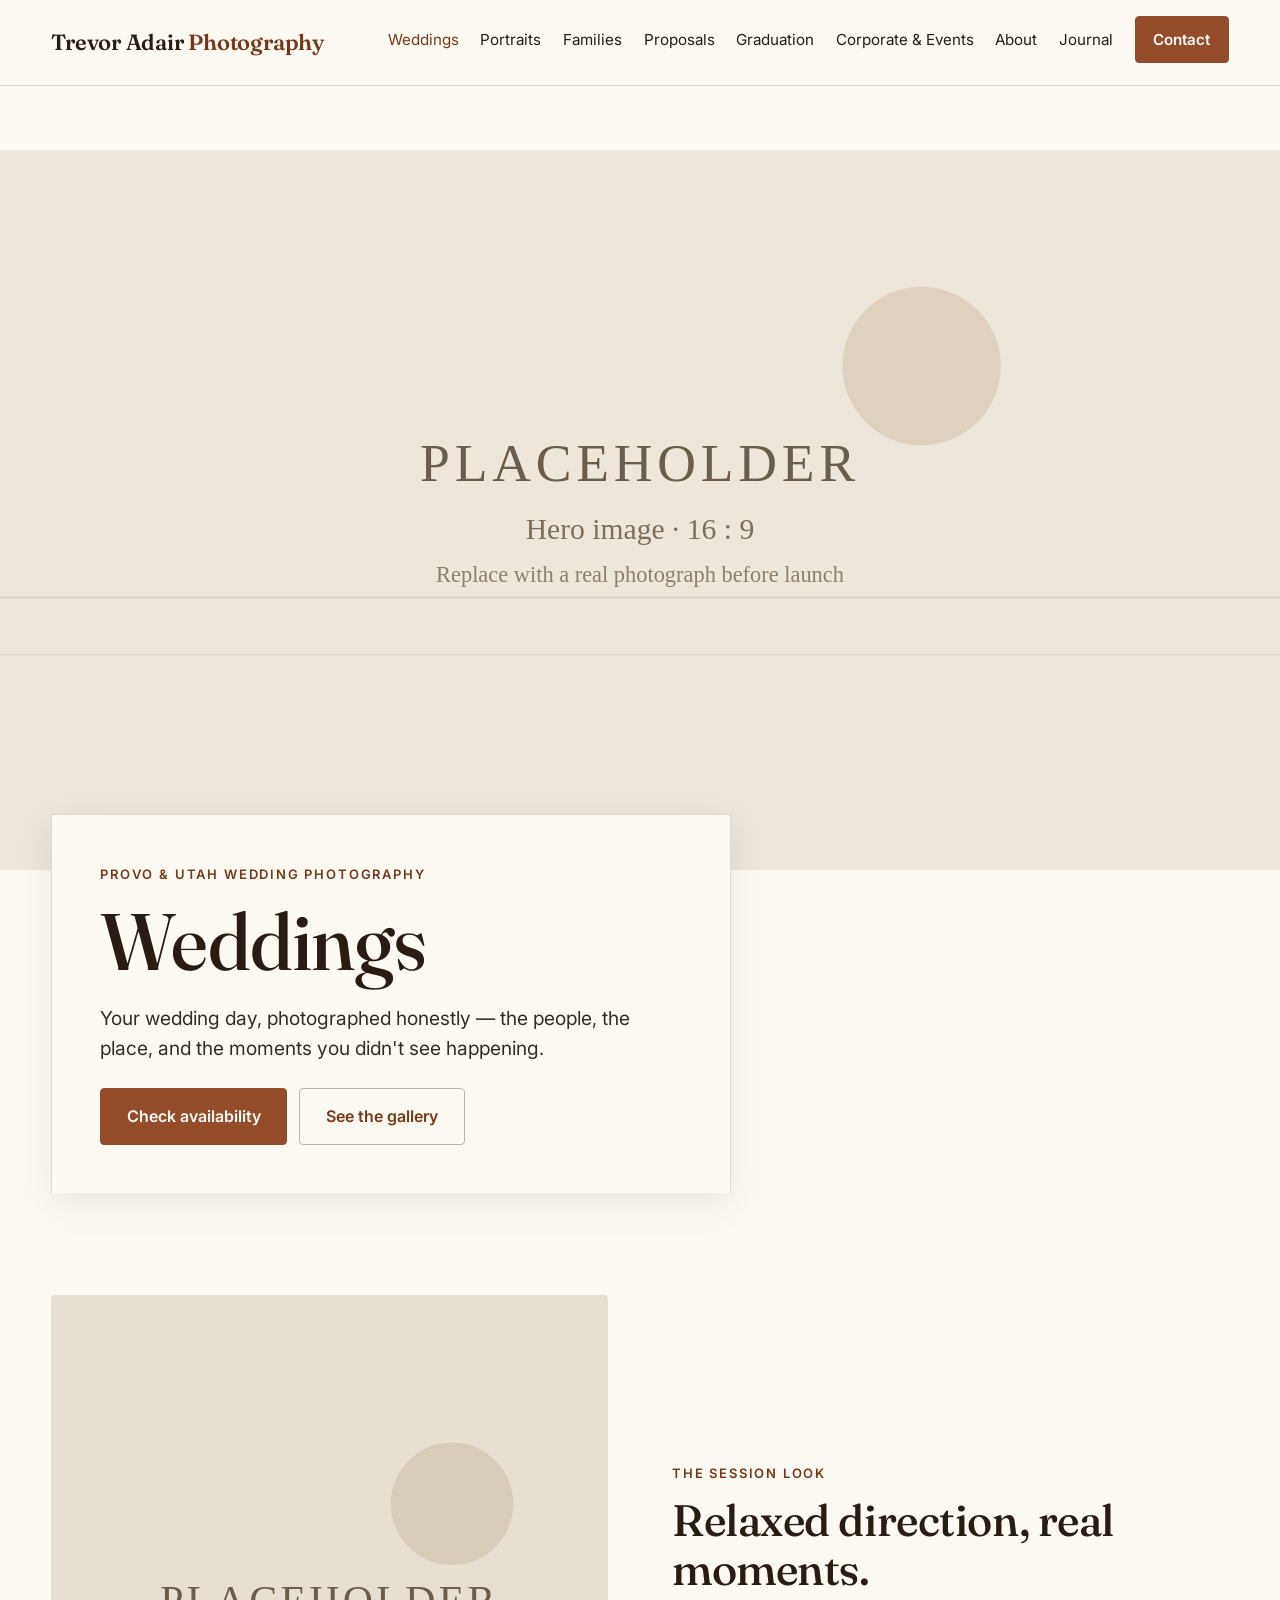
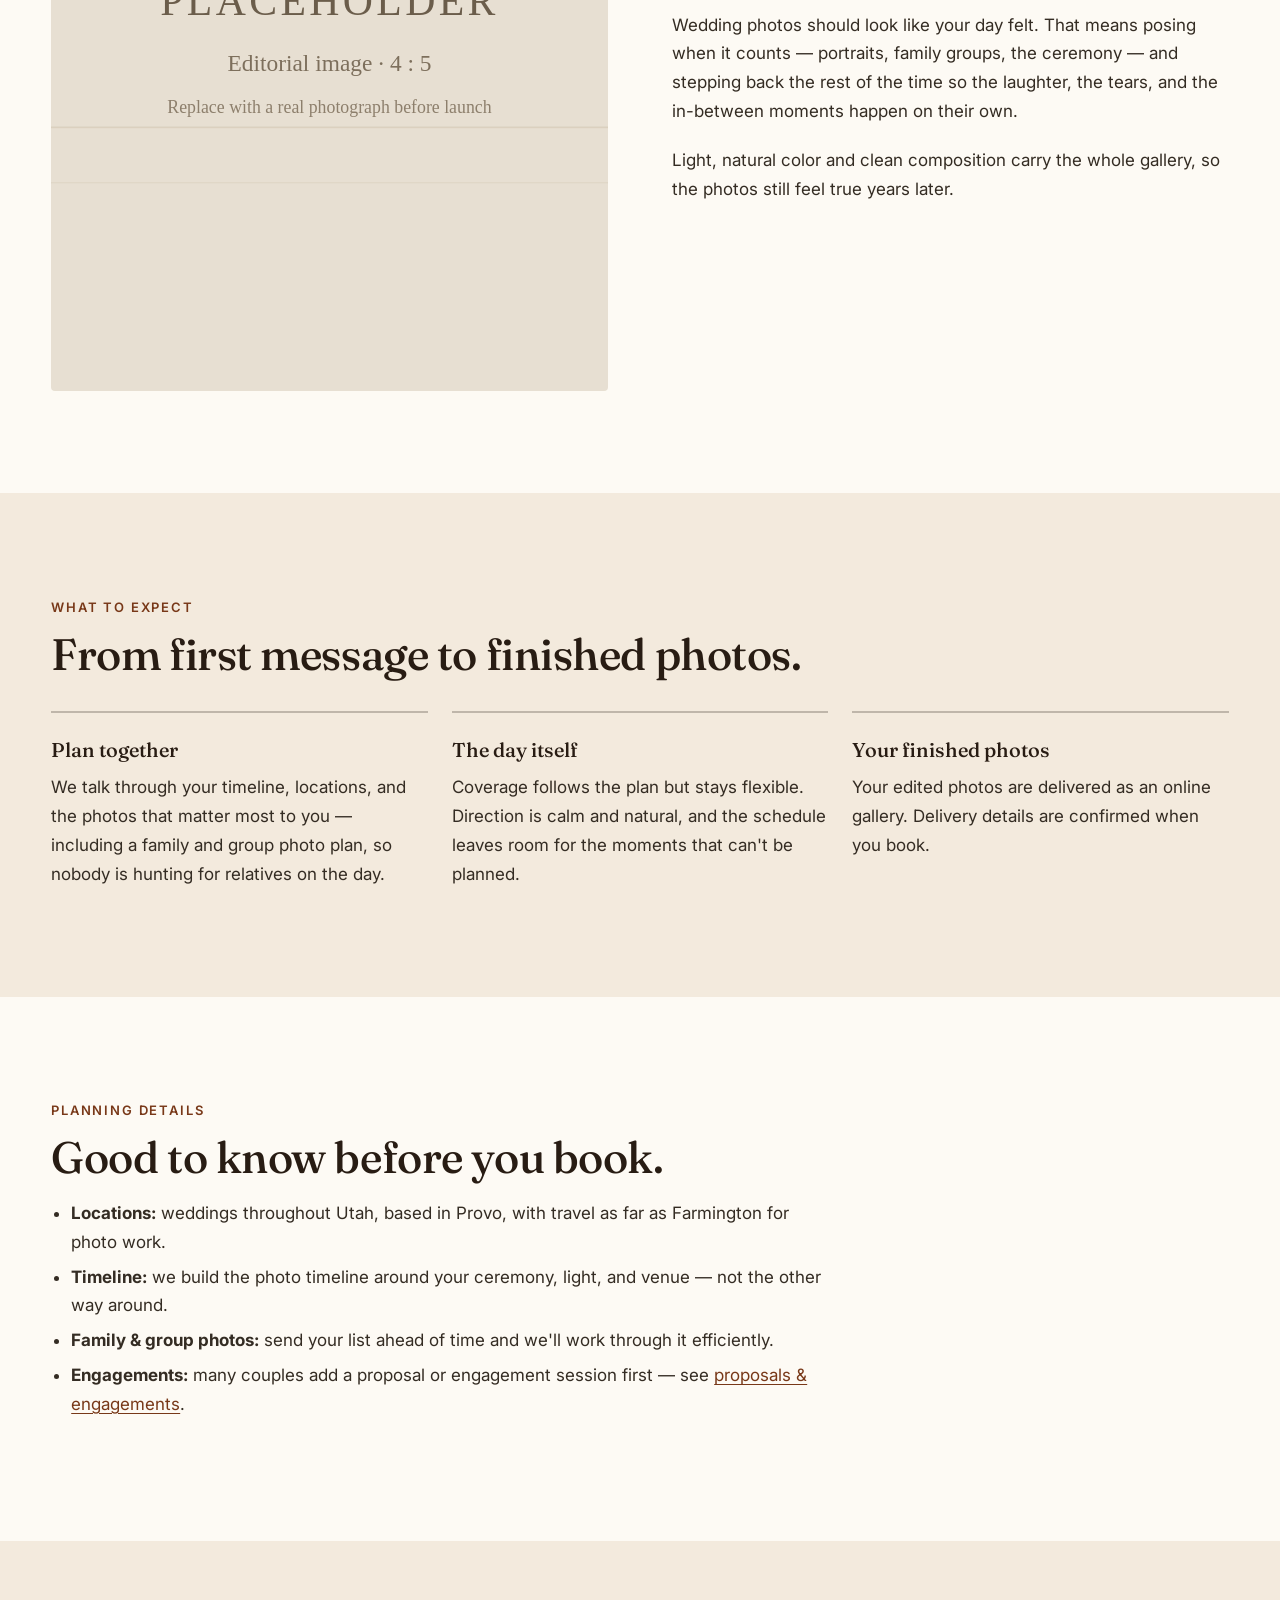
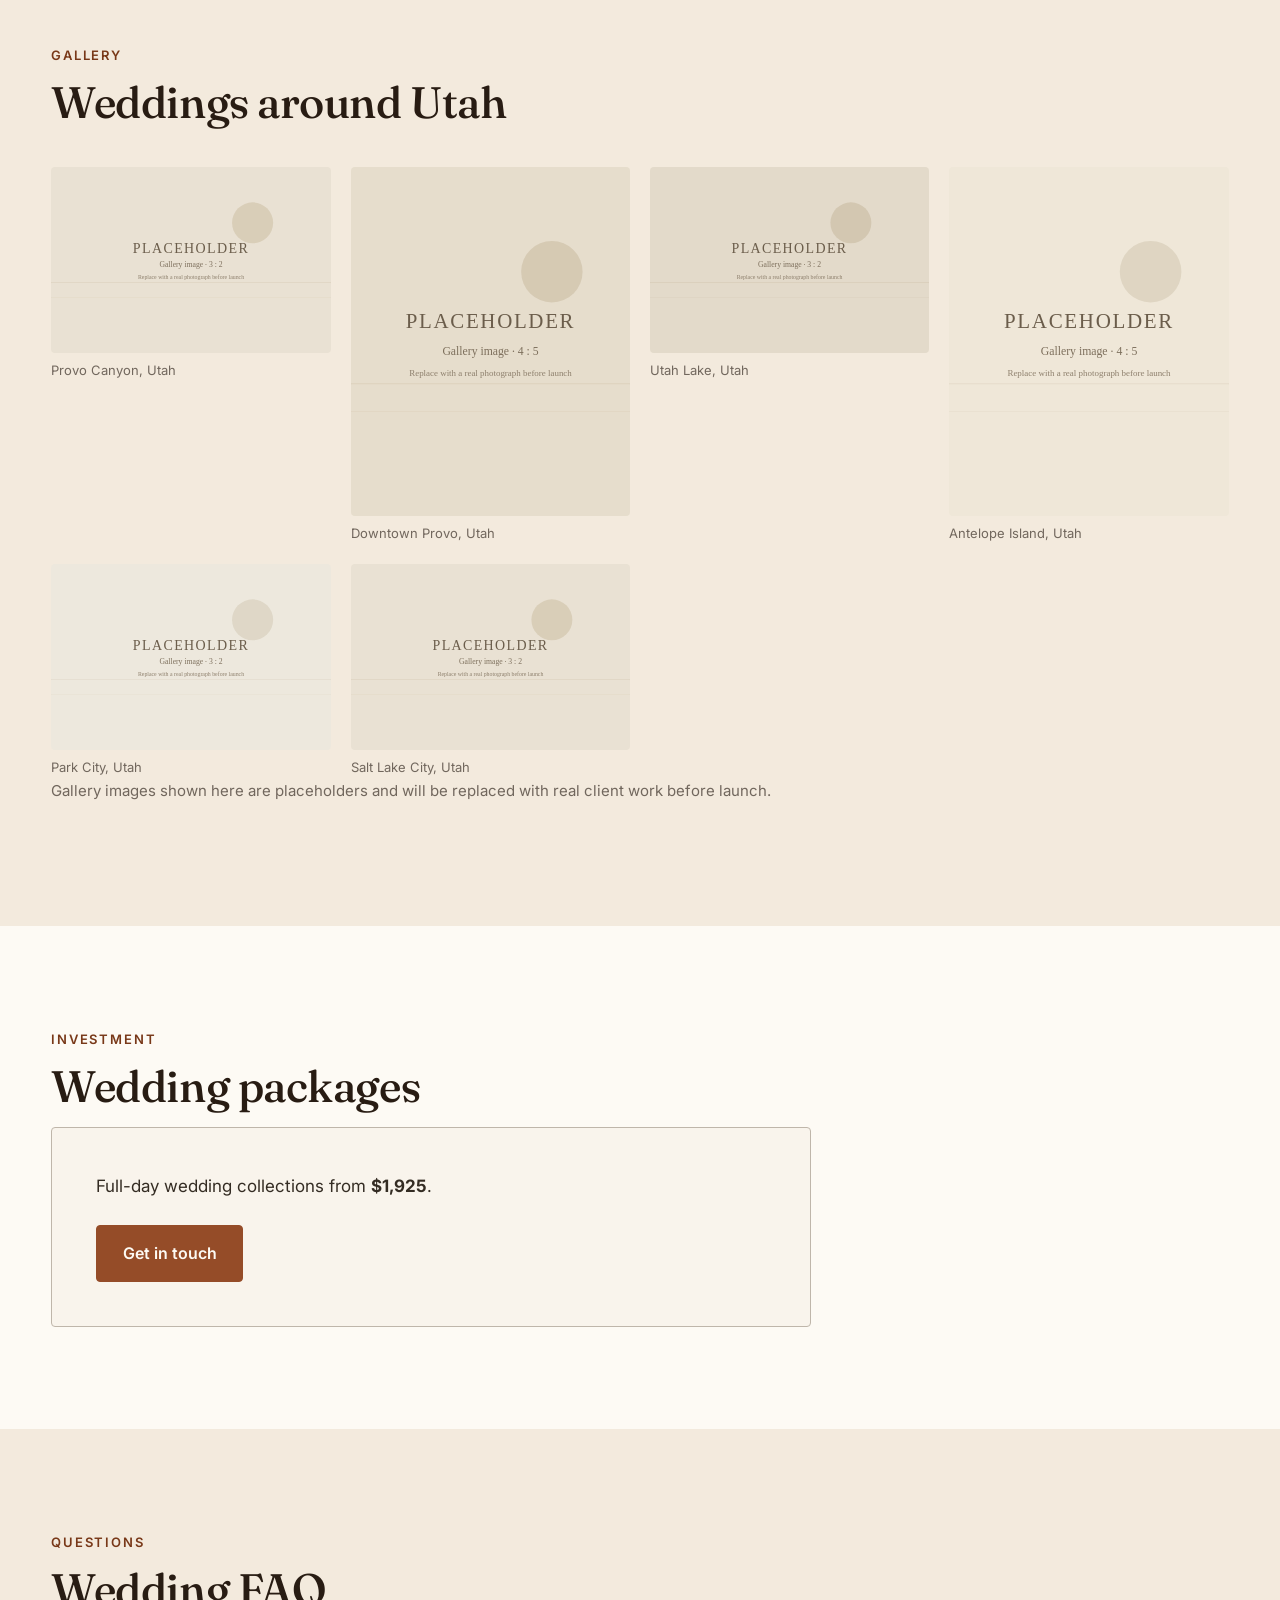
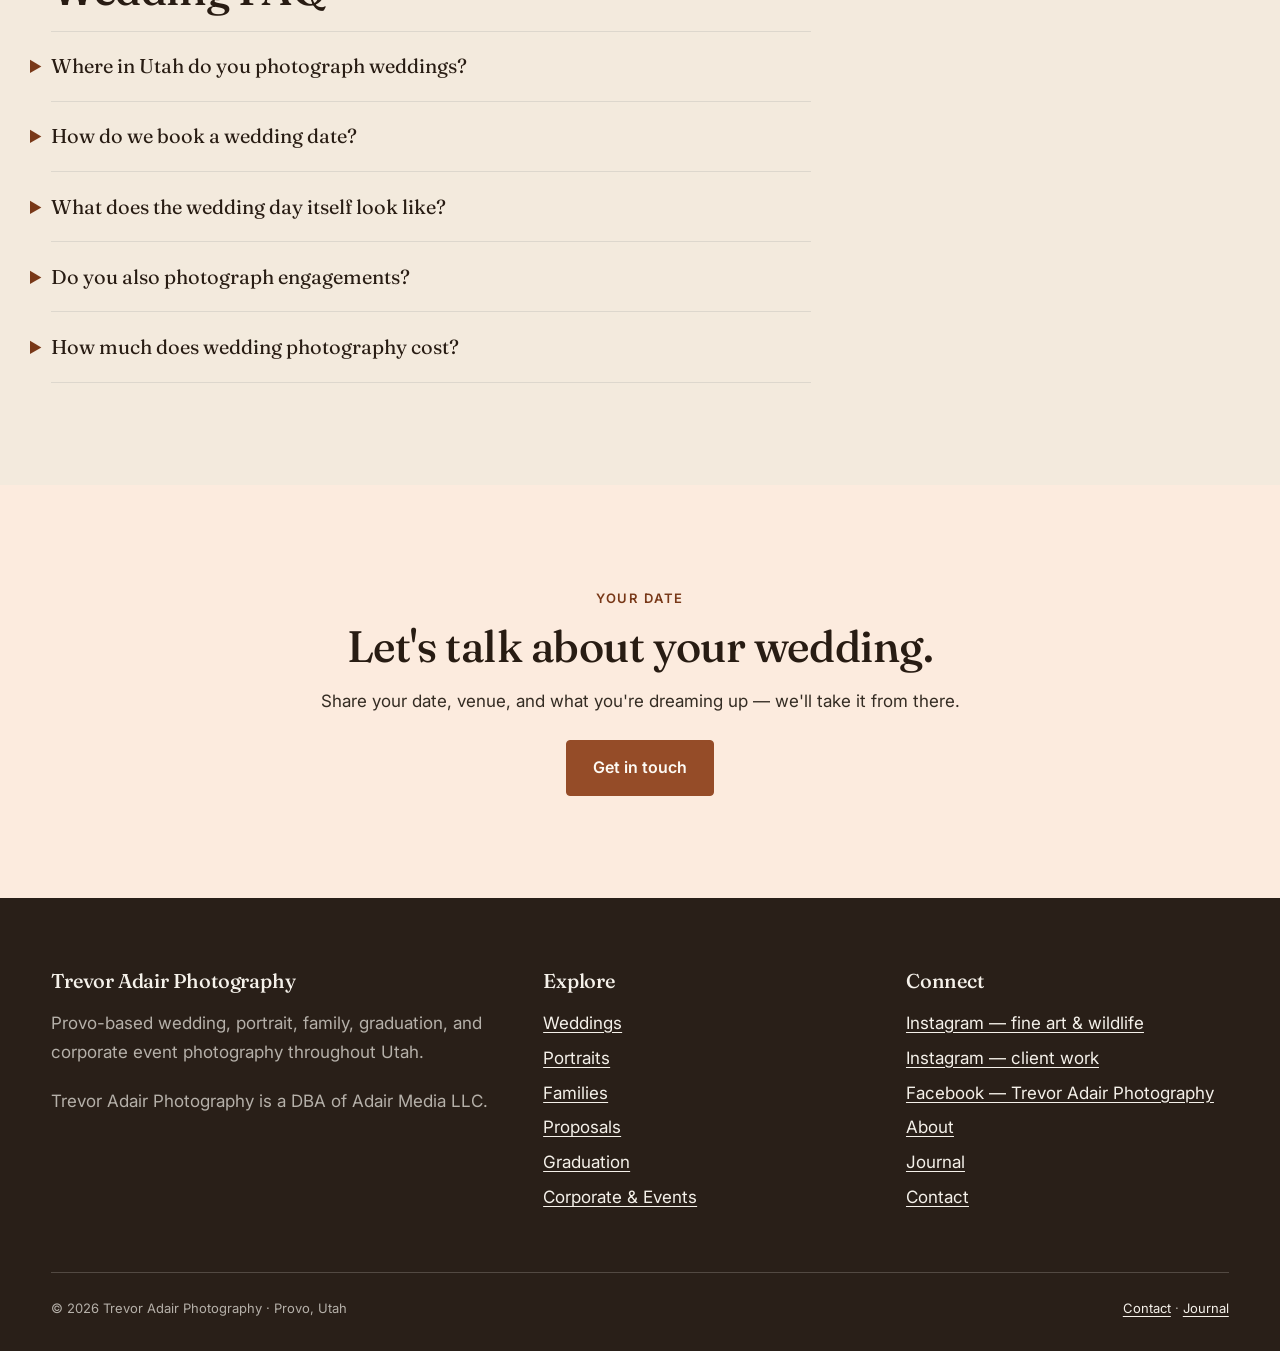
<file: weddings/index.html>
<!doctype html>
<html lang="en">
<head>
  <meta charset="utf-8">
  <meta name="viewport" content="width=device-width, initial-scale=1">
  <title>Utah Wedding Photographer | Trevor Adair Photography — Provo</title>
  <meta name="description" content="Trevor Adair Photography offers wedding photography across Utah, based in Provo. Plan your day together, relax on the day itself, and receive finished photos you'll want to keep.">
  <!-- TODO: planned domain trevoradairphotography.com is not yet purchased and DNS is not pointed; acquire and point DNS before launch (see README.md). -->
  <link rel="canonical" href="https://trevoradairphotography.com/weddings/">
  <link rel="icon" href="../assets/favicon.svg" type="image/svg+xml">
  <link rel="preconnect" href="https://fonts.googleapis.com">
  <link rel="preconnect" href="https://fonts.gstatic.com" crossorigin>
  <link href="https://fonts.googleapis.com/css2?family=Fraunces:opsz,wght@9..144,500;9..144,600&family=Inter:wght@400;500;600&display=swap" rel="stylesheet">
  <link rel="stylesheet" href="../assets/css/style.css">
  <script type="application/ld+json">
  {
    "@context": "https://schema.org",
    "@type": "FAQPage",
    "mainEntity": [
      { "@type": "Question", "name": "Where in Utah do you photograph weddings?", "acceptedAnswer": { "@type": "Answer", "text": "Trevor Adair Photography is based in Provo and photographs weddings throughout Utah, traveling as far as Farmington for photo work." } },
      { "@type": "Question", "name": "How do we book a wedding date?", "acceptedAnswer": { "@type": "Answer", "text": "Send a message through the contact page with your date, venue or location, and a little about your day. Availability is confirmed from your inquiry." } },
      { "@type": "Question", "name": "What does the wedding day itself look like?", "acceptedAnswer": { "@type": "Answer", "text": "We plan the timeline together beforehand, including family and group photos, so the day itself stays relaxed. Direction is natural — posed when it counts, unposed the rest of the time." } },
      { "@type": "Question", "name": "Do you also photograph engagements?", "acceptedAnswer": { "@type": "Answer", "text": "Yes. Proposal and engagement sessions are a separate service — see the proposals page for details." } },
      { "@type": "Question", "name": "How much does wedding photography cost?", "acceptedAnswer": { "@type": "Answer", "text": "Full-day wedding collections start at $1,925. Contact Trevor Adair Photography for availability and booking details." } }
    ]
  }
  </script>
  <script type="application/ld+json">
  {
    "@context": "https://schema.org",
    "@type": "BreadcrumbList",
    "itemListElement": [
      { "@type": "ListItem", "position": 1, "name": "Home", "item": "https://trevoradairphotography.com/" },
      { "@type": "ListItem", "position": 2, "name": "Weddings", "item": "https://trevoradairphotography.com/weddings/" }
    ]
  }
  </script>
</head>
<body>
  <a class="skip-link" href="#main">Skip to content</a>

  <header class="site-header">
    <div class="container header-inner">
      <a class="wordmark" href="../">Trevor Adair <span>Photography</span></a>
      <button class="nav-toggle" type="button" aria-expanded="false" aria-controls="site-nav">Menu</button>
      <nav aria-label="Primary">
        <ul class="nav-list" id="site-nav">
          <li><a href="../weddings/" aria-current="page">Weddings</a></li>
          <li><a href="../portraits/">Portraits</a></li>
          <li><a href="../families/">Families</a></li>
          <li><a href="../proposals/">Proposals</a></li>
          <li><a href="../graduation/">Graduation</a></li>
          <li><a href="../corporate-events/">Corporate &amp; Events</a></li>
          <li><a href="../about/">About</a></li>
          <li><a href="../journal/">Journal</a></li>
          <li><a class="btn" href="../contact/">Contact</a></li>
        </ul>
      </nav>
    </div>
  </header>

  <main id="main">
    <section class="hero section section--tight">
      <div class="hero__media">
        <!-- PLACEHOLDER: replace with a real photograph before launch (see PHOTOS.md, slot weddings-hero). -->
        <img src="../assets/placeholders/hero-16x9.svg" alt="Placeholder: wedding hero photograph, to be replaced with a real wedding image" width="1600" height="900" fetchpriority="high">
      </div>
      <div class="container">
        <div class="hero__panel">
          <p class="eyebrow">Provo &amp; Utah wedding photography</p>
          <h1>Weddings</h1>
          <p class="lead">Your wedding day, photographed honestly — the people, the place, and the moments you didn't see happening.</p>
          <div class="btn-row">
            <a class="btn" href="../contact/">Check availability</a>
            <a class="btn btn--outline" href="#gallery">See the gallery</a>
          </div>
        </div>
      </div>
    </section>

    <section class="section">
      <div class="container split">
        <div class="split__media split__media--4x5">
          <!-- PLACEHOLDER: replace with a real photograph before launch (see PHOTOS.md, slot weddings-look). -->
          <img src="../assets/placeholders/editorial-4x5.svg" alt="Placeholder: wedding photograph showing the natural, unposed session look" width="1000" height="1250" loading="lazy">
        </div>
        <div>
          <p class="eyebrow">The session look</p>
          <h2>Relaxed direction, real moments.</h2>
          <div class="prose">
            <p>Wedding photos should look like your day felt. That means posing when it counts — portraits, family groups, the ceremony — and stepping back the rest of the time so the laughter, the tears, and the in-between moments happen on their own.</p>
            <p>Light, natural color and clean composition carry the whole gallery, so the photos still feel true years later.</p>
          </div>
        </div>
      </div>
    </section>

    <section class="section section--warm">
      <div class="container">
        <p class="eyebrow">What to expect</p>
        <h2>From first message to finished photos.</h2>
        <ol class="steps">
          <li><strong>Plan together</strong>We talk through your timeline, locations, and the photos that matter most to you — including a family and group photo plan, so nobody is hunting for relatives on the day.</li>
          <li><strong>The day itself</strong>Coverage follows the plan but stays flexible. Direction is calm and natural, and the schedule leaves room for the moments that can't be planned.</li>
          <li><strong>Your finished photos</strong>Your edited photos are delivered as an online gallery. Delivery details are confirmed when you book.</li>
        </ol>
      </div>
    </section>

    <section class="section">
      <div class="container">
        <p class="eyebrow">Planning details</p>
        <h2>Good to know before you book.</h2>
        <div class="prose">
          <ul>
            <li><strong>Locations:</strong> weddings throughout Utah, based in Provo, with travel as far as Farmington for photo work.</li>
            <li><strong>Timeline:</strong> we build the photo timeline around your ceremony, light, and venue — not the other way around.</li>
            <li><strong>Family &amp; group photos:</strong> send your list ahead of time and we'll work through it efficiently.</li>
            <li><strong>Engagements:</strong> many couples add a proposal or engagement session first — see <a href="../proposals/">proposals &amp; engagements</a>.</li>
          </ul>
        </div>
      </div>
    </section>

    <section class="section section--warm" id="gallery">
      <div class="container">
        <p class="eyebrow">Gallery</p>
        <h2>Weddings around Utah</h2>
        <div class="gallery">
          <figure>
            <!-- PLACEHOLDER: replace with a real photograph before launch (see PHOTOS.md, slot weddings-gallery-1). -->
            <img class="ratio-3x2" src="../assets/placeholders/gallery-3x2-a.svg" alt="Placeholder: wedding photograph taken in Provo Canyon, Utah" width="1200" height="800" loading="lazy">
            <figcaption>Provo Canyon, Utah</figcaption>
          </figure>
          <figure>
            <!-- PLACEHOLDER: replace with a real photograph before launch (see PHOTOS.md, slot weddings-gallery-2). -->
            <img class="ratio-4x5" src="../assets/placeholders/gallery-4x5-a.svg" alt="Placeholder: wedding portrait taken in downtown Provo, Utah" width="1000" height="1250" loading="lazy">
            <figcaption>Downtown Provo, Utah</figcaption>
          </figure>
          <figure>
            <!-- PLACEHOLDER: replace with a real photograph before launch (see PHOTOS.md, slot weddings-gallery-3). -->
            <img class="ratio-3x2" src="../assets/placeholders/gallery-3x2-b.svg" alt="Placeholder: wedding photograph taken at Utah Lake, Utah" width="1200" height="800" loading="lazy">
            <figcaption>Utah Lake, Utah</figcaption>
          </figure>
          <figure>
            <!-- PLACEHOLDER: replace with a real photograph before launch (see PHOTOS.md, slot weddings-gallery-4). -->
            <img class="ratio-4x5" src="../assets/placeholders/gallery-4x5-b.svg" alt="Placeholder: wedding photograph taken at Antelope Island, Utah" width="1000" height="1250" loading="lazy">
            <figcaption>Antelope Island, Utah</figcaption>
          </figure>
          <figure>
            <!-- PLACEHOLDER: replace with a real photograph before launch (see PHOTOS.md, slot weddings-gallery-5). -->
            <img class="ratio-3x2" src="../assets/placeholders/gallery-3x2-c.svg" alt="Placeholder: wedding photograph taken in Park City, Utah" width="1200" height="800" loading="lazy">
            <figcaption>Park City, Utah</figcaption>
          </figure>
          <figure>
            <!-- PLACEHOLDER: replace with a real photograph before launch (see PHOTOS.md, slot weddings-gallery-6). -->
            <img class="ratio-3x2" src="../assets/placeholders/gallery-3x2-a.svg" alt="Placeholder: wedding photograph taken in Salt Lake City, Utah" width="1200" height="800" loading="lazy">
            <figcaption>Salt Lake City, Utah</figcaption>
          </figure>
        </div>
        <p class="small muted">Gallery images shown here are placeholders and will be replaced with real client work before launch.</p>
      </div>
    </section>

    <section class="section">
      <div class="container">
        <p class="eyebrow">Investment</p>
        <h2>Wedding packages</h2>
        <div class="investment">
          <p>Full-day wedding collections from <strong>$1,925</strong>.</p>
          <div class="btn-row">
            <a class="btn" href="../contact/">Get in touch</a>
          </div>
        </div>
      </div>
    </section>

    <section class="section section--warm">
      <div class="container">
        <p class="eyebrow">Questions</p>
        <h2>Wedding FAQ</h2>
        <div class="faq">
          <details>
            <summary>Where in Utah do you photograph weddings?</summary>
            <p>Trevor Adair Photography is based in Provo and photographs weddings throughout Utah, traveling as far as Farmington for photo work.</p>
          </details>
          <details>
            <summary>How do we book a wedding date?</summary>
            <p>Send a message through the contact page with your date, venue or location, and a little about your day. Availability is confirmed from your inquiry.</p>
          </details>
          <details>
            <summary>What does the wedding day itself look like?</summary>
            <p>We plan the timeline together beforehand, including family and group photos, so the day itself stays relaxed. Direction is natural — posed when it counts, unposed the rest of the time.</p>
          </details>
          <details>
            <summary>Do you also photograph engagements?</summary>
            <p>Yes. Proposal and engagement sessions are a separate service — see the <a href="../proposals/">proposals page</a> for details.</p>
          </details>
          <details>
            <summary>How much does wedding photography cost?</summary>
            <p>Full-day wedding collections start at $1,925. Contact Trevor Adair Photography for availability and booking details.</p>
          </details>
        </div>
      </div>
    </section>

    <section class="section section--soft cta-band">
      <div class="container">
        <p class="eyebrow">Your date</p>
        <h2>Let's talk about your wedding.</h2>
        <div class="prose">
          <p>Share your date, venue, and what you're dreaming up — we'll take it from there.</p>
        </div>
        <div class="btn-row" style="justify-content: center;">
          <a class="btn" href="../contact/">Get in touch</a>
        </div>
      </div>
    </section>
  </main>

  <footer class="site-footer">
    <div class="container">
      <div class="footer-grid">
        <div>
          <h3>Trevor Adair Photography</h3>
          <p>Provo-based wedding, portrait, family, graduation, and corporate event photography throughout Utah.</p>
          <p>Trevor Adair Photography is a DBA of Adair Media LLC.</p>
        </div>
        <div>
          <h3>Explore</h3>
          <ul>
            <li><a href="../weddings/">Weddings</a></li>
            <li><a href="../portraits/">Portraits</a></li>
            <li><a href="../families/">Families</a></li>
            <li><a href="../proposals/">Proposals</a></li>
            <li><a href="../graduation/">Graduation</a></li>
            <li><a href="../corporate-events/">Corporate &amp; Events</a></li>
          </ul>
        </div>
        <div>
          <h3>Connect</h3>
          <ul>
            <li><a href="https://www.instagram.com/trevoradair.photography/">Instagram — fine art &amp; wildlife</a></li>
            <li><a href="https://www.instagram.com/trevoradair.portraits/">Instagram — client work</a></li>
            <li><a href="https://www.facebook.com/trevoradair.portraits/">Facebook — Trevor Adair Photography</a></li>
            <li><a href="../about/">About</a></li>
            <li><a href="../journal/">Journal</a></li>
            <li><a href="../contact/">Contact</a></li>
          </ul>
        </div>
      </div>
      <div class="footer-bottom">
        <span>© <span data-year>2026</span> Trevor Adair Photography · Provo, Utah</span>
        <span><a href="../contact/">Contact</a> · <a href="../journal/">Journal</a></span>
      </div>
    </div>
  </footer>

  <script src="../assets/js/main.js" defer></script>
</body>
</html>
</file>
<file: assets/css/style.css>
/* ==========================================================================
   Trevor Adair Photography — stylesheet
   Design system: editorial, light, airy, premium wedding / portrait feel.
   Palette: every color is defined in oklch (see README.md for the system).
   No frameworks. Mobile-first, vanilla CSS only.
   ========================================================================== */

/* ---------- Tokens ---------- */
:root {
  /* Surfaces — warm neutral family, hue ~75–85, chroma rising only slightly
     as surfaces darken so the whole page reads as one warm family. */
  --color-bg: oklch(0.985 0.008 85);
  --color-surface: oklch(0.97 0.012 80);
  --color-surface-warm: oklch(0.94 0.02 75);
  --color-accent-soft: oklch(0.95 0.025 60);

  /* Lines */
  --color-border: oklch(0.88 0.015 80);
  --color-border-strong: oklch(0.78 0.02 75);

  /* Text — same warm hue family, lightness steps only */
  --color-heading: oklch(0.24 0.025 60);
  --color-text: oklch(0.30 0.02 70);
  --color-muted: oklch(0.52 0.02 70);

  /* Accent — one warm bronze/terracotta, hue 45, adjacent to the neutrals.
     0.50 lightness keeps white text at WCAG AA on buttons. */
  --color-accent: oklch(0.50 0.11 45);
  --color-accent-dark: oklch(0.42 0.10 45);
  --color-on-accent: oklch(0.985 0.008 85);

  /* Dark footer band */
  --color-dark: oklch(0.25 0.02 60);
  --color-dark-text: oklch(0.96 0.01 80);
  --color-dark-muted: oklch(0.76 0.012 80);

  /* Type */
  --font-display: "Fraunces", Georgia, "Times New Roman", serif;
  --font-body: "Inter", system-ui, -apple-system, "Segoe UI", sans-serif;

  /* Fluid type scale */
  --fs-display: clamp(2.75rem, 7vw, 5rem);
  --fs-h1: clamp(2.5rem, 6vw, 4.25rem);
  --fs-h2: clamp(1.875rem, 4vw, 2.75rem);
  --fs-h3: clamp(1.375rem, 2.5vw, 1.75rem);
  --fs-lead: clamp(1.125rem, 1.5vw, 1.375rem);
  --fs-body: 1.0625rem;
  --fs-small: 0.9375rem;
  --fs-caption: 0.8125rem;
  --fs-eyebrow: 0.8125rem;

  /* Layout */
  --container: 1200px;
  --radius: 4px;
  --shadow-soft: 0 12px 32px oklch(0.30 0.02 70 / 0.10);
}

/* ---------- Reset / base ---------- */
*,
*::before,
*::after { box-sizing: border-box; }

html { scroll-behavior: smooth; }

body {
  margin: 0;
  font-family: var(--font-body);
  font-size: var(--fs-body);
  line-height: 1.7;
  color: var(--color-text);
  background: var(--color-bg);
  -webkit-font-smoothing: antialiased;
}

img {
  max-width: 100%;
  height: auto;
  display: block;
}

a { color: var(--color-accent-dark); text-underline-offset: 3px; }
a:hover { color: var(--color-accent); }

h1, h2, h3 {
  font-family: var(--font-display);
  font-weight: 500;
  line-height: 1.12;
  color: var(--color-heading);
  margin: 0 0 1rem;
  letter-spacing: -0.01em;
}
h1 { font-size: var(--fs-h1); }
h2 { font-size: var(--fs-h2); }
h3 { font-size: var(--fs-h3); }

p { margin: 0 0 1.25rem; }
ul, ol { margin: 0 0 1.25rem; padding-left: 1.25rem; }
li { margin-bottom: 0.375rem; }

/* ---------- Utilities ---------- */
.container { width: min(var(--container), 92vw); margin-inline: auto; }

.section { padding-block: clamp(3.5rem, 8vw, 6.5rem); }
.section--tight { padding-block: clamp(2.5rem, 5vw, 4rem); }
.section--warm { background: var(--color-surface-warm); }
.section--soft { background: var(--color-accent-soft); }

.prose { max-width: 70ch; } /* body line length target: 65–75ch */

.eyebrow {
  font-size: var(--fs-eyebrow);
  font-weight: 600;
  letter-spacing: 0.14em;
  text-transform: uppercase;
  color: var(--color-accent-dark);
  margin: 0 0 0.75rem;
}

.lead { font-size: var(--fs-lead); line-height: 1.6; color: var(--color-text); }
.small { font-size: var(--fs-small); }
.muted { color: var(--color-muted); }
.center { text-align: center; }
.center .prose { margin-inline: auto; }

/* Buttons */
.btn {
  display: inline-block;
  padding: 0.85rem 1.6rem;
  border-radius: var(--radius);
  background: var(--color-accent);
  color: var(--color-on-accent);
  font-weight: 600;
  font-size: 1rem;
  text-decoration: none;
  border: 1px solid var(--color-accent);
  transition: background 0.2s ease, transform 0.2s ease;
}
.btn:hover { background: var(--color-accent-dark); color: var(--color-on-accent); transform: translateY(-1px); }
.btn--outline {
  background: transparent;
  color: var(--color-accent-dark);
  border-color: var(--color-border-strong);
}
.btn--outline:hover { background: var(--color-surface-warm); color: var(--color-accent-dark); }
.btn-row { display: flex; flex-wrap: wrap; gap: 0.75rem; margin-top: 1.5rem; }

/* Accessibility */
.skip-link {
  position: absolute; left: -9999px; top: 0;
  background: var(--color-heading); color: var(--color-on-accent);
  padding: 0.75rem 1.25rem; z-index: 100; text-decoration: none;
}
.skip-link:focus { left: 0; }
:focus-visible { outline: 3px solid var(--color-accent); outline-offset: 3px; }

/* ---------- Header / nav ---------- */
.site-header {
  position: sticky; top: 0; z-index: 50;
  background: var(--color-bg);
  border-bottom: 1px solid var(--color-border);
}
.header-inner {
  display: flex; align-items: center; justify-content: space-between;
  gap: 1rem; padding-block: 1rem;
}
.wordmark {
  font-family: var(--font-display);
  font-size: 1.375rem; font-weight: 600;
  color: var(--color-heading); text-decoration: none;
  letter-spacing: -0.01em; white-space: nowrap;
}
.wordmark span { color: var(--color-accent-dark); }

.nav-toggle {
  display: inline-flex; align-items: center; gap: 0.5rem;
  background: none; border: 1px solid var(--color-border-strong);
  border-radius: var(--radius); padding: 0.5rem 0.9rem;
  font: inherit; font-size: 0.95rem; color: var(--color-heading); cursor: pointer;
}
.nav-list {
  list-style: none; margin: 0; padding: 0;
  display: none; flex-direction: column; gap: 0.25rem;
  position: absolute; left: 0; right: 0; top: 100%;
  background: var(--color-bg); border-bottom: 1px solid var(--color-border);
  padding: 1rem 4vw 1.25rem;
}
.nav-list.open { display: flex; }
.nav-list a {
  display: block; padding: 0.5rem 0;
  color: var(--color-heading); text-decoration: none; font-size: 1rem;
}
.nav-list a:hover, .nav-list a[aria-current="page"] { color: var(--color-accent-dark); }
.nav-list .btn { color: var(--color-on-accent); text-align: center; margin-top: 0.5rem; }

@media (min-width: 1000px) {
  .nav-toggle { display: none; }
  .nav-list {
    display: flex; position: static; flex-direction: row; align-items: center;
    gap: 1.35rem; border: 0; padding: 0;
  }
  .nav-list a { padding: 0; font-size: 0.95rem; white-space: nowrap; }
  .nav-list .btn { margin-top: 0; padding: 0.6rem 1.1rem; }
}

/* ---------- Hero ---------- */
.hero { padding-bottom: 0; }
.hero__media { width: min(1400px, 100%); margin-inline: auto; }
.hero__media img {
  width: 100%; aspect-ratio: 16 / 9; object-fit: cover;
}
.hero__panel {
  position: relative; margin-top: -3.5rem;
  background: var(--color-bg);
  border: 1px solid var(--color-border);
  border-bottom: 0;
  box-shadow: var(--shadow-soft);
  padding: clamp(1.75rem, 4vw, 3rem);
  max-width: 680px;
}
.hero__panel h1 { font-size: var(--fs-display); margin-bottom: 1rem; }
@media (max-width: 640px) {
  .hero__panel { margin-top: -1.5rem; }
}

/* ---------- Split (alternating editorial sections) ---------- */
.split {
  display: grid; gap: clamp(2rem, 5vw, 4.5rem); align-items: center;
}
.split__media img { width: 100%; object-fit: cover; border-radius: var(--radius); }
.split__media--4x5 img { aspect-ratio: 4 / 5; }
.split__media--3x2 img { aspect-ratio: 3 / 2; }
@media (min-width: 860px) {
  .split { grid-template-columns: 1fr 1fr; }
  .split--flip .split__media { order: 2; }
}

/* ---------- Service cards (home) ---------- */
.card-grid {
  display: grid; gap: 1.75rem; margin-top: 2.5rem;
}
@media (min-width: 640px) { .card-grid { grid-template-columns: repeat(2, 1fr); } }
@media (min-width: 1000px) { .card-grid { grid-template-columns: repeat(3, 1fr); } }
.card {
  background: var(--color-surface);
  border: 1px solid var(--color-border);
  border-radius: var(--radius); overflow: hidden;
  display: flex; flex-direction: column;
}
.card img { aspect-ratio: 3 / 2; object-fit: cover; width: 100%; }
.card__body { padding: 1.5rem; display: flex; flex-direction: column; flex: 1; }
.card__body h3 { margin-bottom: 0.5rem; }
.card__body h3 a { color: var(--color-heading); text-decoration: none; }
.card__body h3 a:hover { color: var(--color-accent-dark); }
.card__body p { flex: 1; }
.card__link { font-weight: 600; text-decoration: none; }

/* ---------- Gallery ---------- */
.gallery {
  display: grid; gap: 1.25rem; margin-top: 2.5rem;
  grid-template-columns: repeat(2, 1fr);
}
@media (min-width: 860px) { .gallery { grid-template-columns: repeat(4, 1fr); } }
.gallery figure { margin: 0; }
.gallery img { width: 100%; object-fit: cover; border-radius: var(--radius); }
.gallery .ratio-3x2 { aspect-ratio: 3 / 2; }
.gallery .ratio-4x5 { aspect-ratio: 4 / 5; }
.gallery figcaption {
  font-size: var(--fs-caption); color: var(--color-muted);
  margin-top: 0.5rem; line-height: 1.5;
}

/* ---------- Steps / planning lists ---------- */
.steps {
  display: grid; gap: 1.5rem; margin: 2rem 0 0; padding: 0; list-style: none;
}
@media (min-width: 860px) { .steps { grid-template-columns: repeat(3, 1fr); } }
.steps li {
  border-top: 2px solid var(--color-border-strong);
  padding-top: 1.25rem;
}
.steps li strong {
  display: block; font-family: var(--font-display); font-size: 1.25rem;
  font-weight: 500; color: var(--color-heading); margin-bottom: 0.375rem;
}

/* ---------- Pricing / investment note ---------- */
.investment {
  border: 1px solid var(--color-border-strong);
  border-radius: var(--radius);
  background: var(--color-surface);
  padding: clamp(1.75rem, 4vw, 2.75rem);
  max-width: 760px;
}
/* TODO: replace this note with the real package table when pricing is finalized. */

/* ---------- Testimonial placeholder (structure only — no quotes yet) ---------- */
.kind-words {
  border-left: 3px solid var(--color-accent);
  padding-left: 1.5rem;
  max-width: 760px; margin-inline: auto;
}
/* TODO: replace the placeholder note below with real client testimonials (name + words, with permission). */

/* ---------- FAQ ---------- */
.faq { max-width: 760px; }
.faq details {
  border-bottom: 1px solid var(--color-border);
  padding-block: 1.1rem;
}
.faq details:first-of-type { border-top: 1px solid var(--color-border); }
.faq summary {
  cursor: pointer; font-family: var(--font-display); font-size: 1.25rem;
  color: var(--color-heading); list-style-position: outside;
}
.faq summary::marker { color: var(--color-accent-dark); }
.faq details p { margin: 0.75rem 0 0; }

/* ---------- CTA band ---------- */
.cta-band { text-align: center; }
.cta-band .prose { margin-inline: auto; }

/* ---------- Forms ---------- */
.form-grid { display: grid; gap: 1.25rem; }
@media (min-width: 640px) {
  .form-grid { grid-template-columns: 1fr 1fr; }
  .form-grid .field--full { grid-column: 1 / -1; }
}
.field label { display: block; font-weight: 600; margin-bottom: 0.375rem; color: var(--color-heading); }
.field input, .field select, .field textarea {
  width: 100%; padding: 0.8rem 1rem; font: inherit; font-size: 1rem;
  color: var(--color-text); background: var(--color-bg);
  border: 1px solid var(--color-border-strong); border-radius: var(--radius);
}
.field textarea { min-height: 160px; resize: vertical; }
.field input:focus, .field select:focus, .field textarea:focus {
  outline: 3px solid var(--color-accent); outline-offset: 1px; border-color: var(--color-accent);
}
.form-note {
  border: 1px solid var(--color-border-strong); border-radius: var(--radius);
  background: var(--color-accent-soft); padding: 1rem 1.25rem; font-size: var(--fs-small);
}
/* TODO: set the form action to the real Formspree endpoint before launch. */

/* ---------- Journal cards ---------- */
.post-card {
  background: var(--color-surface); border: 1px solid var(--color-border);
  border-radius: var(--radius); overflow: hidden;
}
.post-card img { aspect-ratio: 3 / 2; object-fit: cover; width: 100%; }
.post-card__body { padding: 1.5rem; }
.post-card__body h3 { margin-bottom: 0.5rem; }

/* ---------- Footer ---------- */
.site-footer {
  background: var(--color-dark); color: var(--color-dark-text);
  padding-block: clamp(3rem, 6vw, 4.5rem) 2rem; margin-top: 0;
}
.footer-grid { display: grid; gap: 2.5rem; }
@media (min-width: 860px) { .footer-grid { grid-template-columns: 1.4fr 1fr 1fr; } }
.site-footer h3 { color: var(--color-dark-text); font-size: 1.25rem; }
.site-footer a { color: var(--color-dark-text); }
.site-footer a:hover { color: var(--color-dark-muted); }
.site-footer ul { list-style: none; padding: 0; }
.site-footer p { color: var(--color-dark-muted); }
.footer-bottom {
  border-top: 1px solid oklch(0.96 0.01 80 / 0.2);
  margin-top: 2.5rem; padding-top: 1.5rem;
  font-size: var(--fs-caption); color: var(--color-dark-muted);
  display: flex; flex-wrap: wrap; gap: 0.5rem 2rem; justify-content: space-between;
}

/* ---------- Motion ---------- */
@media (prefers-reduced-motion: reduce) {
  html { scroll-behavior: auto; }
  .btn { transition: none; }
}
</file>
